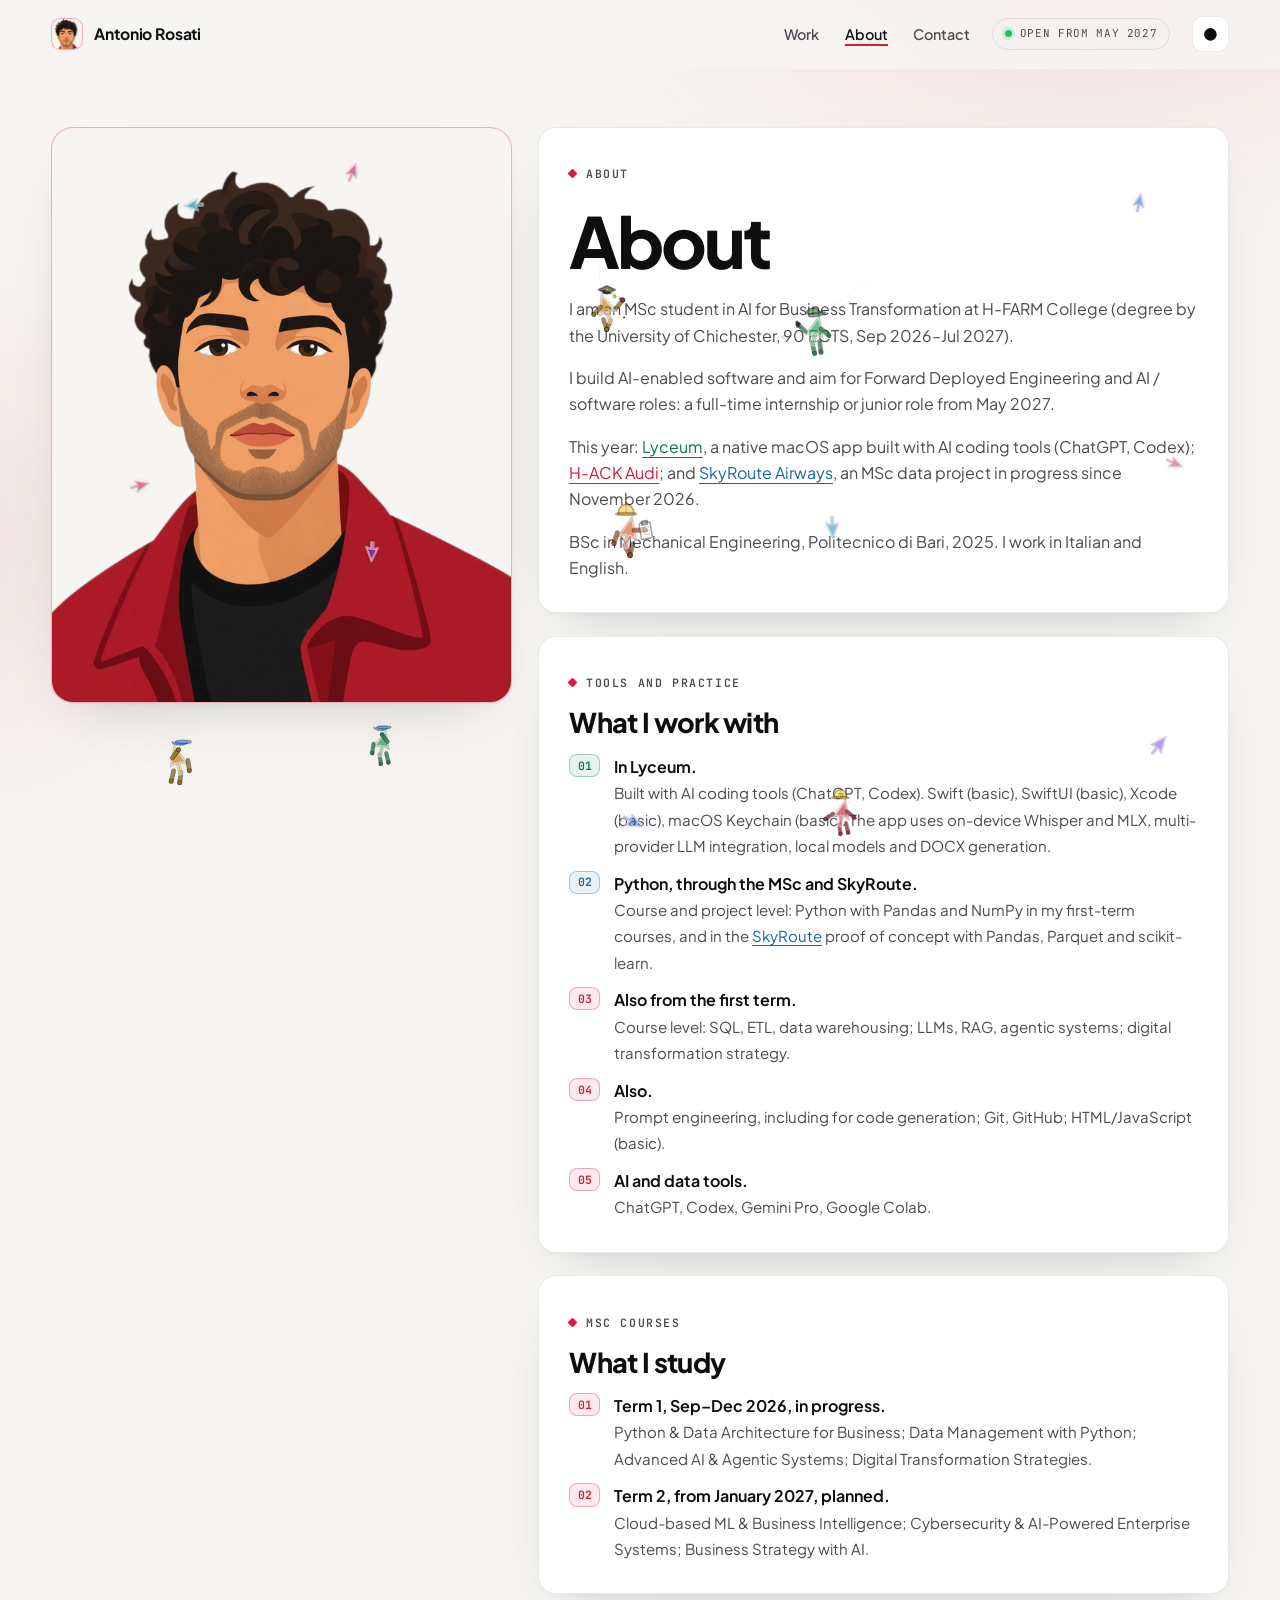
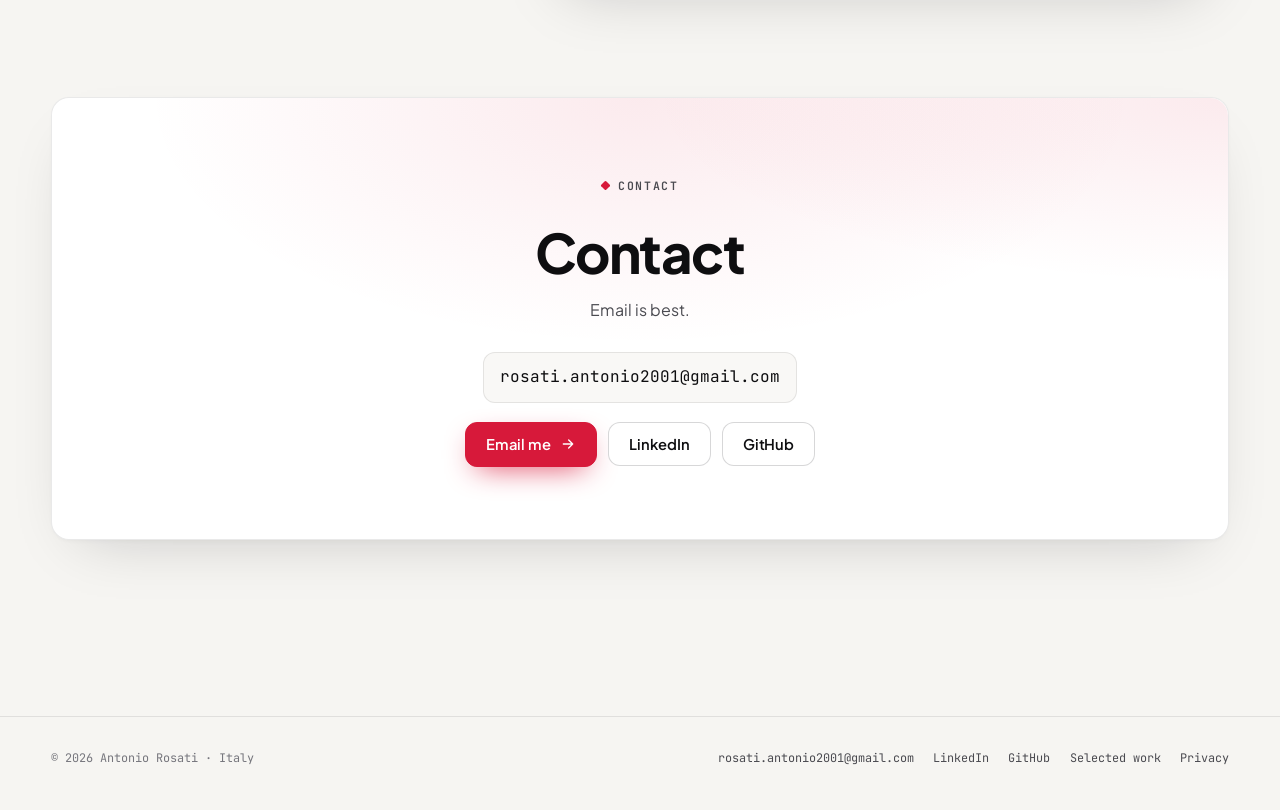
<file: about.html>
<!DOCTYPE html>
<html lang="en-GB">
<head>
  <meta charset="utf-8">
  <meta name="viewport" content="width=device-width, initial-scale=1, viewport-fit=cover">
  <script>
    (function () {
      try {
        var t = localStorage.getItem("ar-theme");
        if (t === "light" || t === "dark") document.documentElement.setAttribute("data-theme", t);
      } catch (e) {}
      document.documentElement.classList.add("js");
      try {
        if (!sessionStorage.getItem("ar-loaded") && !window.matchMedia("(prefers-reduced-motion: reduce)").matches) {
          document.documentElement.classList.add("show-loader");
          sessionStorage.setItem("ar-loaded", "1");
        }
      } catch (e) {}
    })();
  </script>
  <meta name="color-scheme" content="light dark">
  <meta name="theme-color" media="(prefers-color-scheme: light)" content="#F6F5F2">
  <meta name="theme-color" media="(prefers-color-scheme: dark)" content="#0A0A0B">
  <meta name="apple-mobile-web-app-status-bar-style" content="default">
  <meta name="format-detection" content="telephone=no">
  <title>About — Antonio Rosati</title>
  <meta name="description" content="Antonio Rosati is an MSc student in AI for Business Transformation at H-FARM College, awarded by the University of Chichester. He builds working AI-enabled software and is looking towards Forward Deployed Engineering.">
  <meta name="author" content="Antonio Rosati">
  <meta property="og:title" content="About — Antonio Rosati">
  <meta property="og:description" content="MSc student in AI for Business Transformation at H-FARM College. Building working AI-enabled software.">
  <meta property="og:image" content="https://antoniorosati24.github.io/assets/og-home.jpg?v=20261114">
  <meta property="og:type" content="profile">
  <meta property="og:image:type" content="image/jpeg">
  <meta property="og:image:width" content="1200">
  <meta property="og:image:height" content="630">
  <meta property="og:image:alt" content="Antonio Rosati — selected work: Lyceum, a macOS app, and the Vorsprung Club prototype">
  <meta property="og:locale" content="en_GB">
  <meta property="og:site_name" content="Antonio Rosati">
  <meta name="twitter:card" content="summary_large_image">
  <meta name="twitter:title" content="About — Antonio Rosati">
  <meta name="twitter:description" content="MSc student in AI for Business Transformation at H-FARM College. Building working AI-enabled software.">
  <meta name="twitter:image" content="https://antoniorosati24.github.io/assets/og-home.jpg?v=20261114">
  <meta name="twitter:image:alt" content="Antonio Rosati — selected work: Lyceum, a macOS app, and the Vorsprung Club prototype">
  <link rel="canonical" href="https://antoniorosati24.github.io/about.html">
  <meta property="og:url" content="https://antoniorosati24.github.io/about.html">
  <link rel="apple-touch-icon" sizes="180x180" href="assets/apple-touch-icon.png?v=20261114">
  <link rel="icon" href="assets/favicon.svg?v=20261114" type="image/svg+xml">
  <link rel="icon" href="assets/favicon-dark.png?v=20261114" type="image/png" media="(prefers-color-scheme: dark)">
  <link rel="icon" href="assets/favicon-light.png?v=20261114" type="image/png" media="(prefers-color-scheme: light)">
  <link rel="icon" href="assets/favicon.png?v=20261114" type="image/png">
  <link rel="icon" href="favicon.ico?v=20261114" sizes="48x48">
  <link rel="stylesheet" href="css/style.css?v=26">
  <link rel="preload" href="fonts/PlusJakartaSans-Variable.woff2" as="font" type="font/woff2" crossorigin>
  <link rel="preload" href="fonts/JetBrainsMono-Variable.woff2" as="font" type="font/woff2" crossorigin>
</head>
<body>
  <div class="bg-glow" aria-hidden="true"></div>
  <div class="loader" aria-hidden="true">
    <svg class="loader-ring" viewBox="0 0 120 120" width="120" height="120">
      <circle cx="60" cy="60" r="38" fill="none" stroke="currentColor" stroke-width="1.2" opacity="0.18"/>
      <circle cx="60" cy="60" r="38" fill="none" stroke="#FF3347" stroke-width="2.4" stroke-dasharray="48 200" stroke-linecap="round"/>
      <g transform="translate(54 48)">
        <path d="M0 0 L0 16.5 4.1 13 7.1 20.2 9.5 19.1 6.5 12 12.4 12 Z" fill="#22D3EE" stroke="rgba(0,0,0,0.55)" stroke-width="0.8" stroke-linejoin="round"/>
      </g>
    </svg>
  </div>
  <a class="skip" href="#main">Skip to content</a>
  <header class="nav">
    <div class="wrap nav-in">
    <a class="wordmark" href="index.html" aria-label="Antonio Rosati"><span class="mark" aria-hidden="true"><picture><source type="image/webp" srcset="assets/avatar.webp"><img src="assets/avatar.png" width="128" height="128" alt=""></picture></span><span class="name">Antonio Rosati</span></a>
    <div class="nav-end">
    <nav aria-label="Primary">
      <ul class="nav-links">
        <li><a href="index.html#work">Work</a></li>
        <li><a href="about.html" aria-current="page">About</a></li>
        <li><a href="#contact">Contact</a></li>
      </ul>
    </nav>
    <span class="status"><i></i> Open from May 2027</span>
    <button type="button" class="theme-toggle" data-theme-toggle
        aria-label="Appearance: follows the system. Click to change."
        title="Appearance: follows the system. Click to change.">
      <svg class="icon-system" viewBox="0 0 24 24" aria-hidden="true" fill="currentColor">
        <path d="M12 3a9 9 0 1 0 0 18 9 9 0 0 0 0-18zm0 1.6v14.8A7.4 7.4 0 0 0 12 4.6z"/>
      </svg>
      <svg class="icon-sun" viewBox="0 0 24 24" aria-hidden="true" fill="none" stroke="currentColor" stroke-width="1.7" stroke-linecap="round">
        <circle cx="12" cy="12" r="3.4"/>
        <path d="M12 3.5v1.8M12 18.7v1.8M4.7 12H2.9M21.1 12h-1.8M6.1 6.1l1.3 1.3M16.6 16.6l1.3 1.3M17.9 6.1l-1.3 1.3M7.4 16.6l-1.3 1.3"/>
      </svg>
      <svg class="icon-moon" viewBox="0 0 24 24" aria-hidden="true" fill="none" stroke="currentColor" stroke-width="1.7" stroke-linecap="round" stroke-linejoin="round">
        <path d="M16.4 14.6A6.2 6.2 0 0 1 9.5 7.4 6.4 6.4 0 1 0 16.4 14.6z"/>
      </svg>
    </button>
    </div>
    </div>
  </header>

  <main id="main">
    <div class="section" style="padding-top: clamp(2.2rem, 5vw, 3.6rem)">
    <article class="about wrap">
      <figure class="about-portrait" data-reveal>
        <div class="portrait-card">
          <picture>
            <source type="image/webp" srcset="assets/portrait.webp?v=20261115">
            <img src="assets/portrait.png?v=20261115" width="1280" height="1600" alt="Antonio Rosati, illustrated portrait">
          </picture>
        </div>
      </figure>
      <div class="about-body">
        <div class="card" data-reveal style="--d:80ms">
          <p class="ov">About</p>
          <h1>About</h1>
          <div class="prose">
            <p>I am an <span data-key="msc" data-mark="underline">MSc student in AI for Business Transformation at H-FARM College</span> (degree by the University of Chichester, <span data-key="ects" data-mark="highlight">90 ECTS</span>, Sep 2026–Jul 2027).</p>
            <p>I build <span data-key="aienabled" data-mark="highlight">AI-enabled software</span> and aim for <span data-key="fde" data-mark="highlight">Forward Deployed Engineering</span> and AI / software roles: a full-time internship or junior role from May 2027.</p>
            <p>This year: <a class="lyc" href="lyceum.html" data-key="lyceum" data-mark="underline">Lyceum</a>, a <span data-key="macos" data-mark="highlight">native macOS app</span> built with AI coding tools (ChatGPT, Codex); <a href="audi.html" data-key="hack" data-mark="underline">H-ACK Audi</a>; and <a class="sky" href="skyroute.html">SkyRoute Airways</a>, an MSc data project in progress since November 2026.</p>
            <p>BSc in Mechanical Engineering, Politecnico di Bari, 2025. I work in Italian and English.</p>
          </div>
        </div>

        <div class="card" data-reveal style="--d:160ms">
          <p class="ov">Tools and practice</p>
          <h2>What I work with</h2>
          <ul class="principles">
            <li class="lyc"><div><strong>In Lyceum.</strong> <span>Built with AI coding tools (ChatGPT, Codex). Swift (basic), SwiftUI (basic), Xcode (basic), macOS Keychain (basic). The app uses <span data-key="whisper" data-mark="highlight">on-device Whisper and MLX</span>, multi-provider LLM integration, local models and DOCX generation.</span></div></li>
            <li class="sky"><div><strong>Python, through the MSc and SkyRoute.</strong> <span>Course and project level: Python with Pandas and NumPy in my first-term courses, and in the <a class="sky" href="skyroute.html">SkyRoute</a> proof of concept with Pandas, Parquet and scikit-learn.</span></div></li>
            <li><div><strong>Also from the first term.</strong> <span>Course level: SQL, ETL, data warehousing; LLMs, RAG, agentic systems; digital transformation strategy.</span></div></li>
            <li><div><strong>Also.</strong> <span>Prompt engineering, including for code generation; Git, GitHub; HTML/JavaScript (basic).</span></div></li>
            <li><div><strong>AI and data tools.</strong> <span>ChatGPT, Codex, Gemini Pro, Google Colab.</span></div></li>
          </ul>
        </div>

        <div class="card" data-reveal style="--d:220ms">
          <p class="ov">MSc courses</p>
          <h2>What I study</h2>
          <ul class="principles">
            <li><div><strong>Term 1, Sep–Dec 2026, in progress.</strong> <span>Python &amp; Data Architecture for Business; Data Management with Python; Advanced AI &amp; Agentic Systems; Digital Transformation Strategies.</span></div></li>
            <li><div><strong>Term 2, from January 2027, planned.</strong> <span>Cloud-based ML &amp; Business Intelligence; Cybersecurity &amp; AI-Powered Enterprise Systems; Business Strategy with AI.</span></div></li>
          </ul>
        </div>
      </div>
    </article>
    </div>

    <section class="section" id="contact" aria-labelledby="cta-title">
      <div class="wrap">
        <div class="card cta card-glow" data-reveal>
          <p class="ov">Contact</p>
          <h2 id="cta-title">Contact</h2>
          <p>Email is best.</p>
          <div class="email-row">
            <a class="email" href="mailto:rosati.antonio2001@gmail.com" data-key="email" data-mark="underline">rosati.antonio2001@gmail.com</a>
          </div>
          <div class="btns">
            <a class="btn primary" href="mailto:rosati.antonio2001@gmail.com">Email me <svg viewBox="0 0 24 24" fill="none" stroke="currentColor" stroke-width="2" stroke-linecap="round" stroke-linejoin="round" aria-hidden="true"><path d="M5 12h14M13 6l6 6-6 6"/></svg></a>
            <a class="btn" href="https://www.linkedin.com/in/antros" rel="noopener noreferrer">LinkedIn</a>
            <a class="btn" href="https://github.com/antoniorosati24" rel="noopener noreferrer">GitHub</a>
          </div>
        </div>
      </div>
    </section>
  </main>

  <footer class="footer">
    <div class="wrap footer-in">
      <div>© 2026 Antonio Rosati · Italy</div>
      <ul class="footer-links">
        <li><a href="mailto:rosati.antonio2001@gmail.com">rosati.antonio2001@gmail.com</a></li>
        <li><a href="https://www.linkedin.com/in/antros" rel="noopener noreferrer">LinkedIn</a></li>
        <li><a href="https://github.com/antoniorosati24" rel="noopener noreferrer">GitHub</a></li>
        <li><a href="index.html">Selected work</a></li>
        <li><a href="privacy.html">Privacy</a></li>
      </ul>
    </div>
  </footer>

  <canvas class="agents" data-agents aria-hidden="true"></canvas>
  <script src="vendor/gsap.min.js" defer></script>
  <script src="vendor/ScrollTrigger.min.js" defer></script>
  <script src="vendor/lenis.min.js" defer></script>
  <script src="js/main.js?v=26" defer></script>

</body>
</html>
</file>
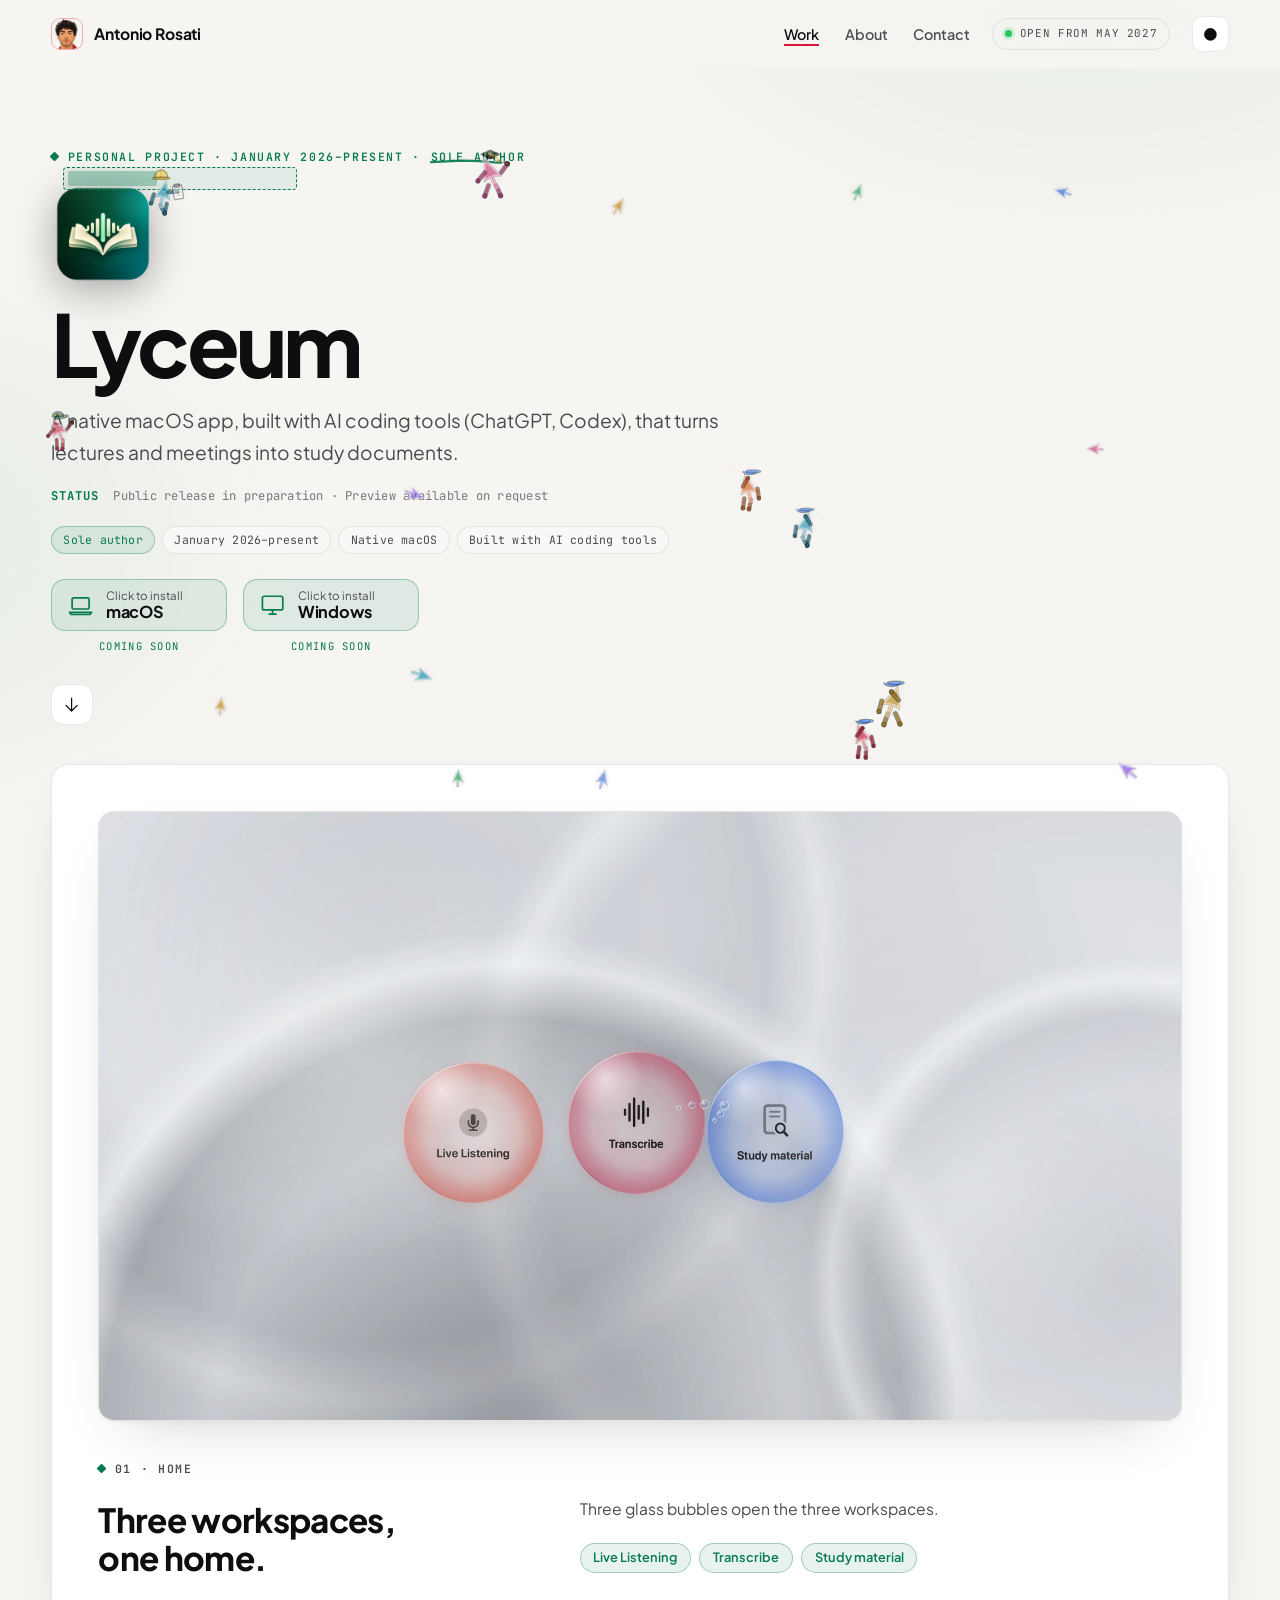
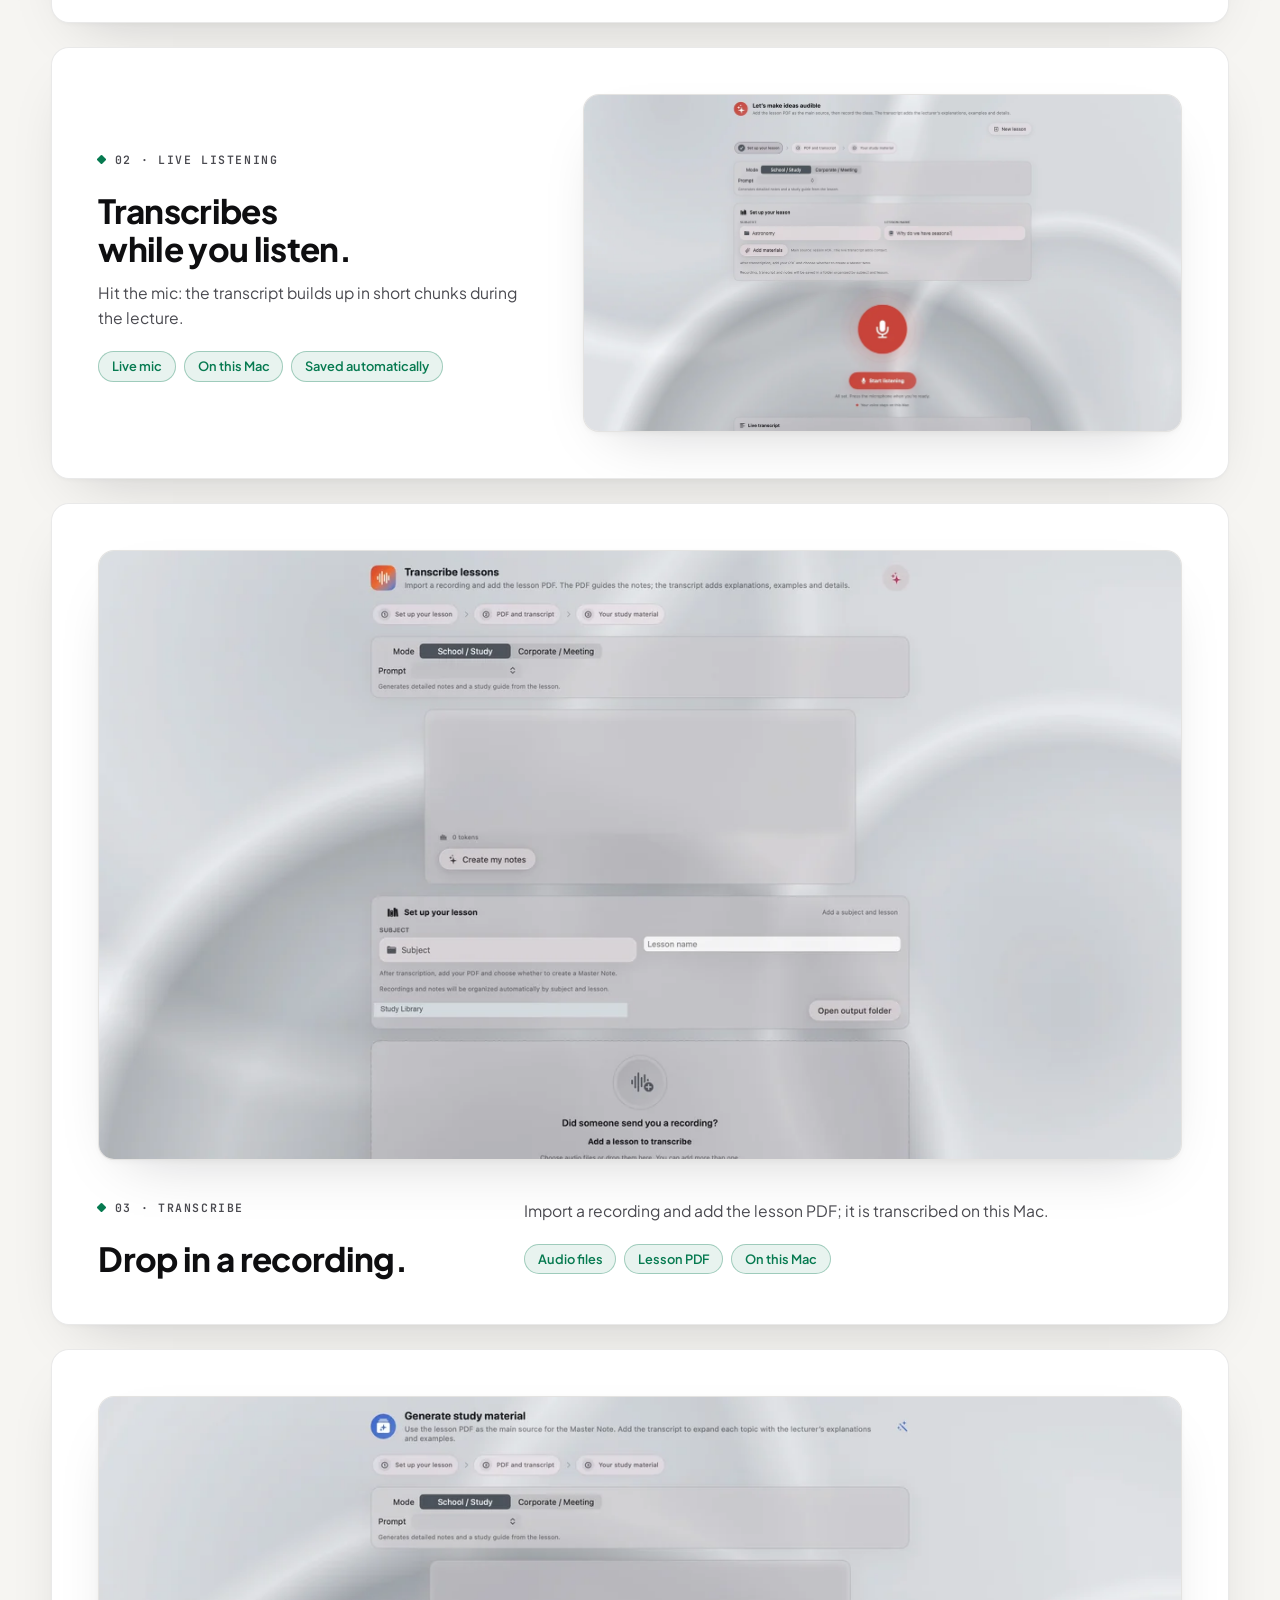
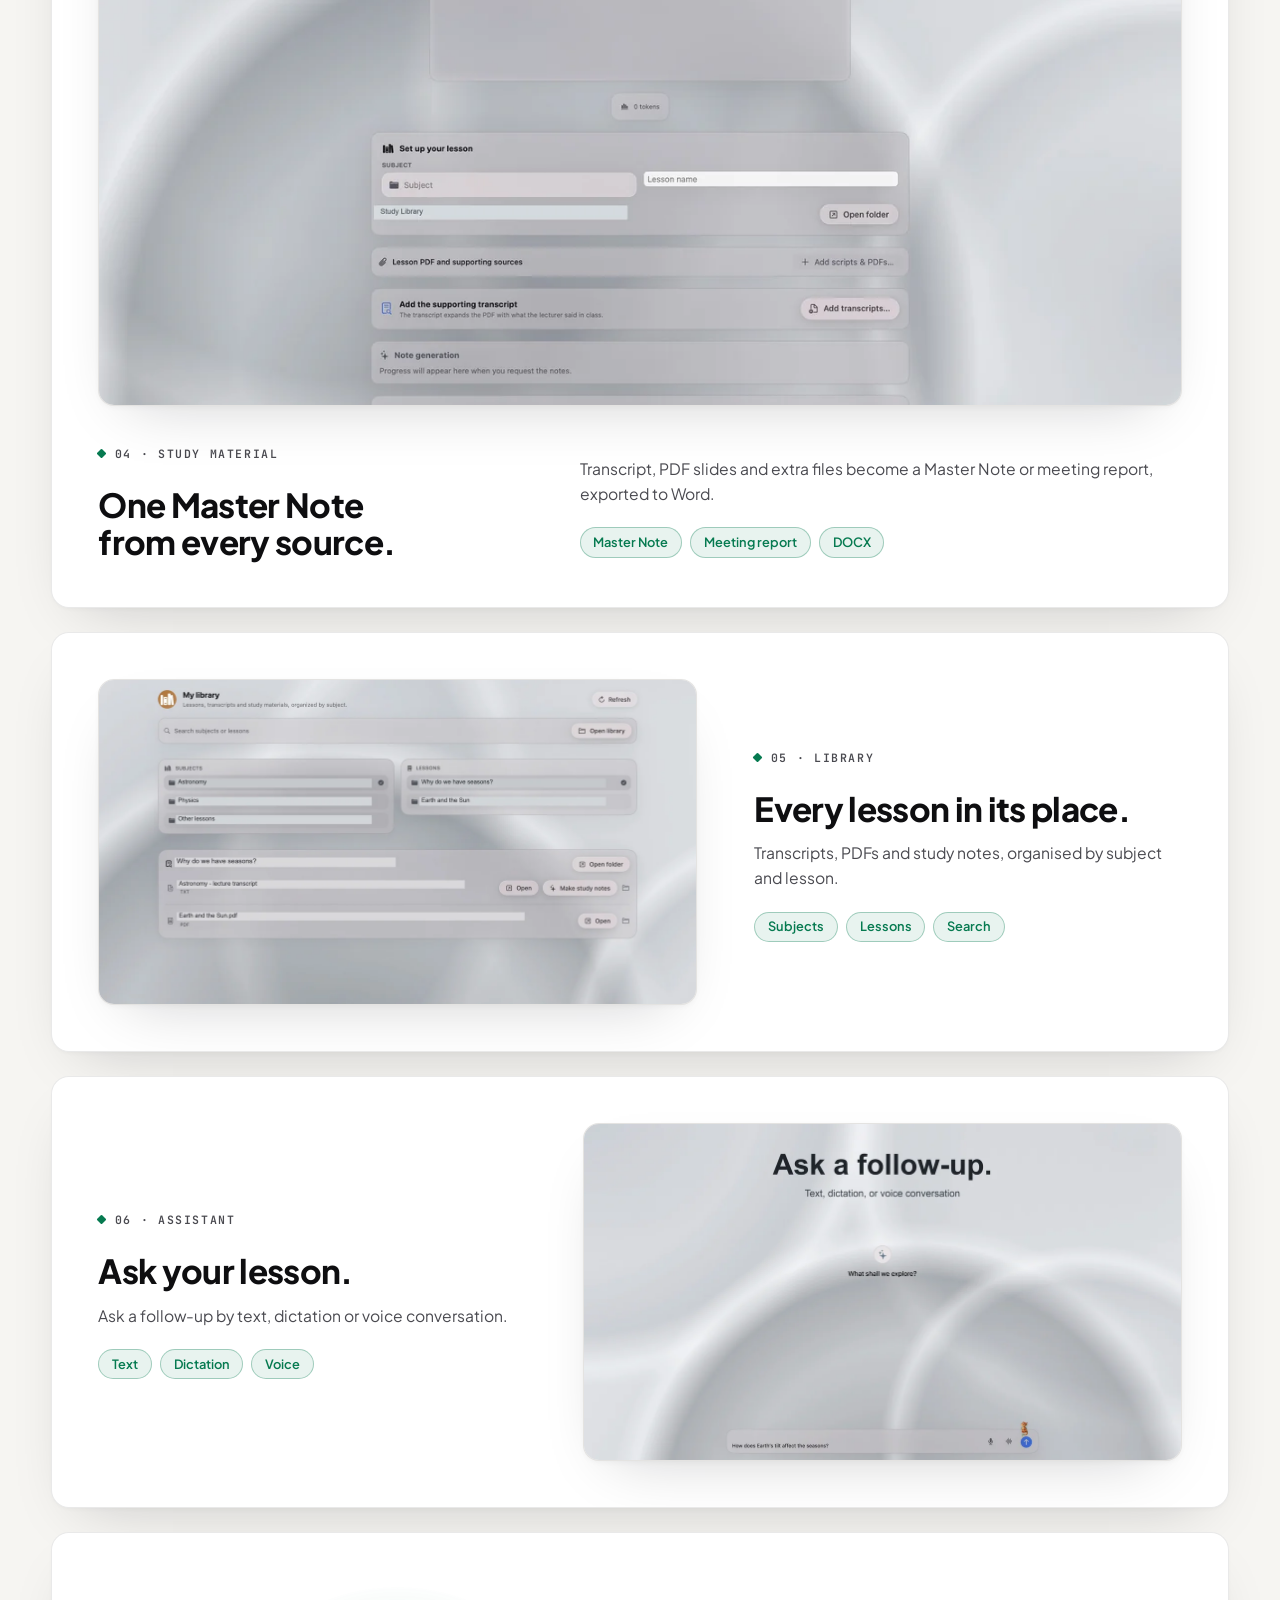
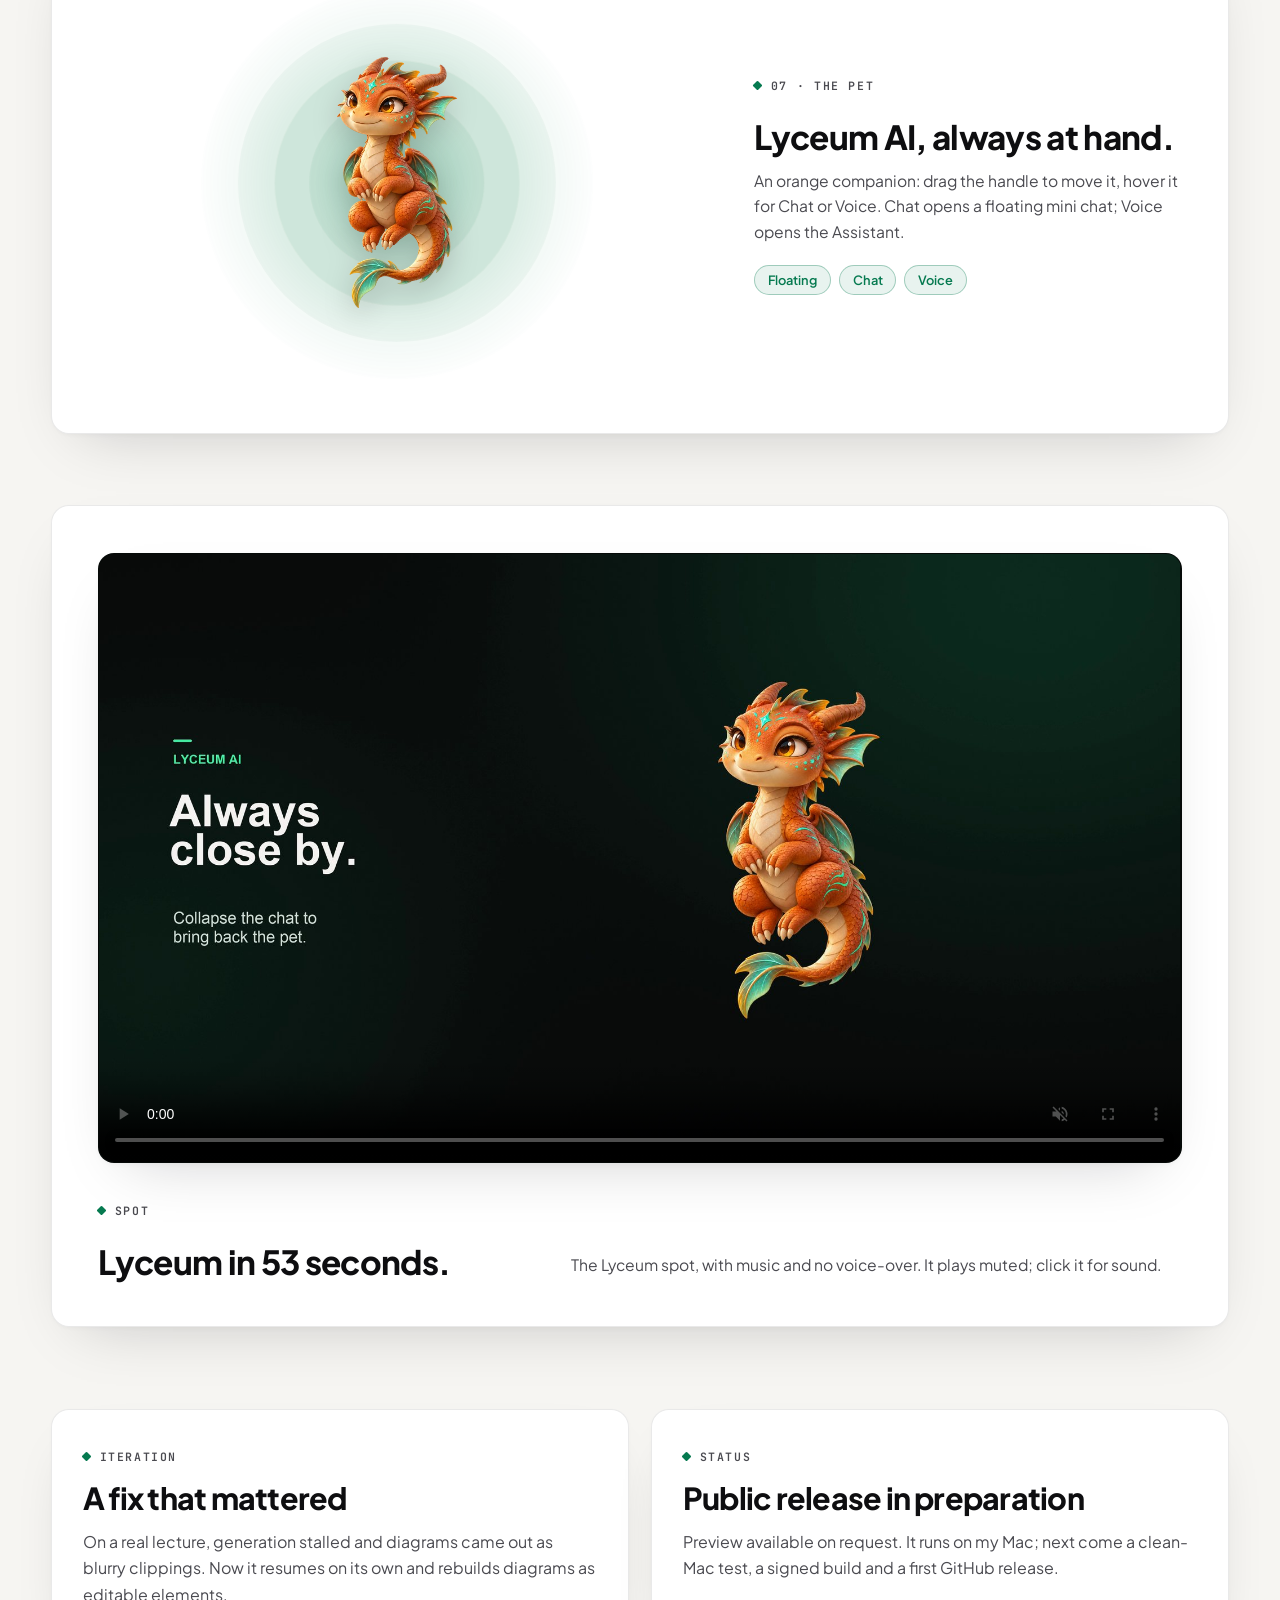
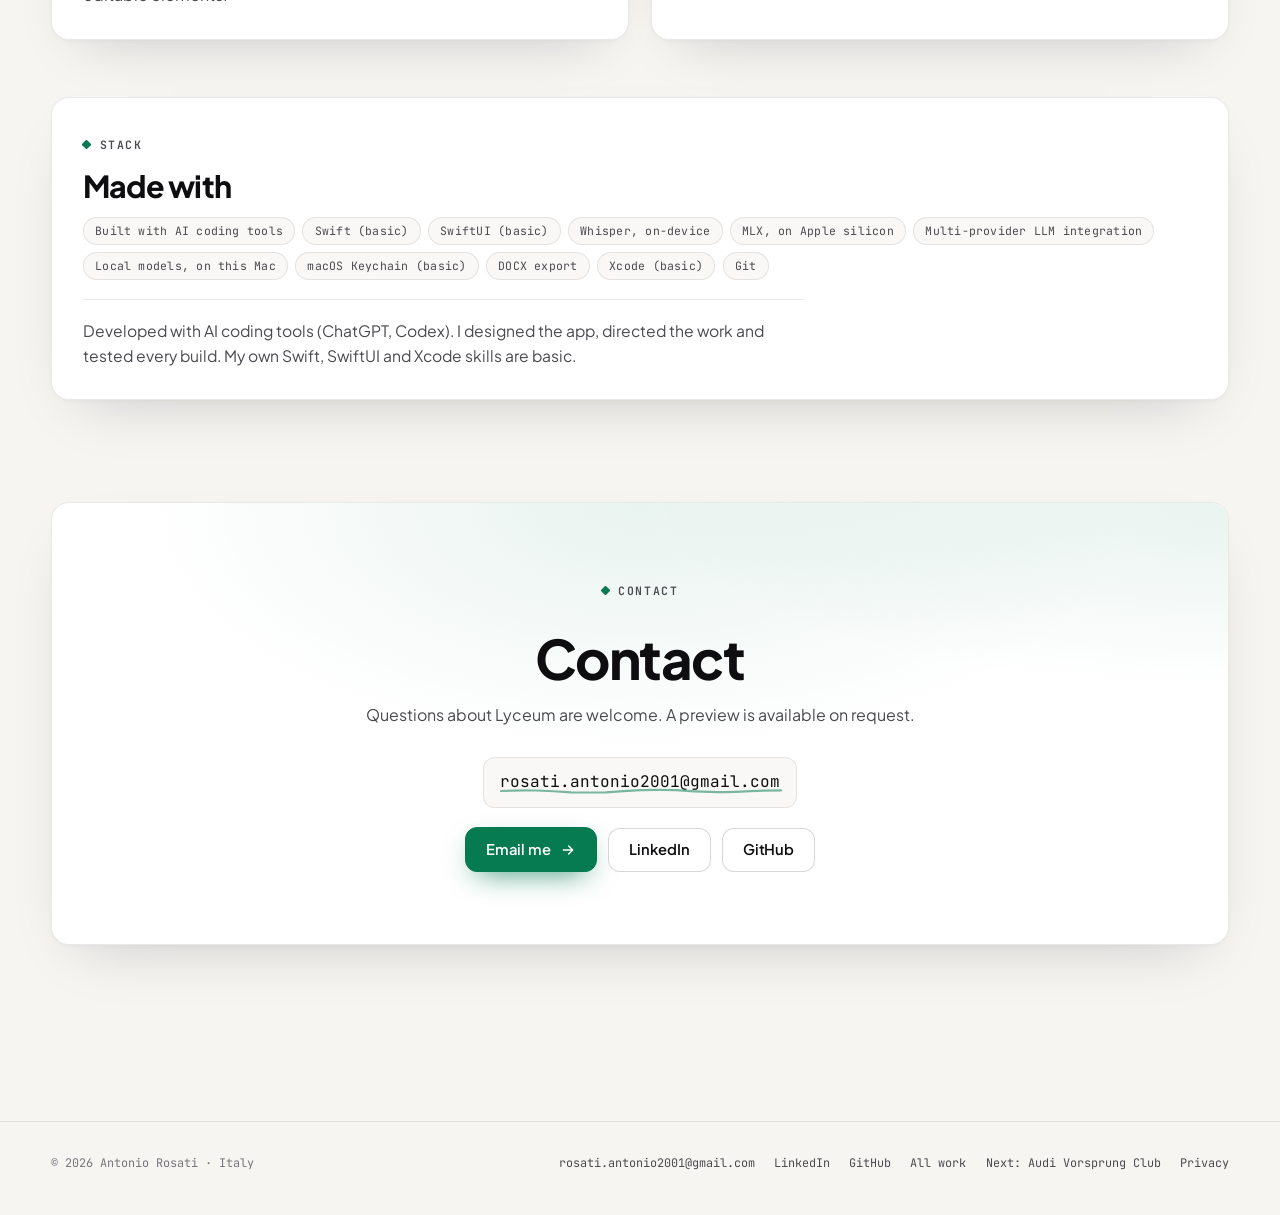
<file: lyceum.html>
<!DOCTYPE html>
<html lang="en-GB">
<head>
  <meta charset="utf-8">
  <meta name="viewport" content="width=device-width, initial-scale=1, viewport-fit=cover">
  <script>
    (function () {
      try {
        var t = localStorage.getItem("ar-theme");
        if (t === "light" || t === "dark") document.documentElement.setAttribute("data-theme", t);
      } catch (e) {}
      document.documentElement.classList.add("js");
      try {
        if (!sessionStorage.getItem("ar-loaded") && !window.matchMedia("(prefers-reduced-motion: reduce)").matches) {
          document.documentElement.classList.add("show-loader");
          sessionStorage.setItem("ar-loaded", "1");
        }
      } catch (e) {}
      /* opened from the retro computer on the home page: play the matching entry */
      try {
        var c = JSON.parse(sessionStorage.getItem("ar-crt") || "null");
        sessionStorage.removeItem("ar-crt");
        var norm = function (p) { return String(p || "").replace(/(\/index)?\.html$/, "").replace(/\/$/, ""); };
        if (c && norm(c.to) === norm(location.pathname) && Date.now() - c.t < 6000 &&
            !window.matchMedia("(prefers-reduced-motion: reduce)").matches) {
          var h = document.documentElement;
          h.classList.remove("show-loader");
          h.classList.add("crt-in");
          h.style.setProperty("--crt-name", JSON.stringify(String(c.name || "")));
          if (/^#[0-9a-f]{6}$/i.test(c.accent)) h.style.setProperty("--crt-accent", c.accent);
          if (/^rgba\([0-9., ]+\)$/.test(c.glow)) h.style.setProperty("--crt-glow", c.glow);
        }
      } catch (e) {}
    })();
  </script>
  <meta name="color-scheme" content="light dark">
  <meta name="theme-color" media="(prefers-color-scheme: light)" content="#F6F5F2">
  <meta name="theme-color" media="(prefers-color-scheme: dark)" content="#0A0A0B">
  <meta name="apple-mobile-web-app-status-bar-style" content="default">
  <meta name="format-detection" content="telephone=no">
  <title>Lyceum — Antonio Rosati</title>
  <meta name="description" content="Lyceum is a native macOS app, built with AI coding tools (ChatGPT, Codex), that turns lecture and meeting recordings into transcripts and editable study documents. A personal project by Antonio Rosati, January 2026–present. Public release in preparation; preview available on request.">
  <meta name="author" content="Antonio Rosati">
  <meta property="og:title" content="Lyceum — Antonio Rosati">
  <meta property="og:description" content="A native macOS app for lectures and meetings: Live Listening, Transcribe, Study material and Assistant. Sole author, January 2026–present.">
  <meta property="og:image" content="https://antoniorosati24.github.io/assets/og-lyceum.jpg?v=20261114b">
  <meta property="og:type" content="article">
  <meta property="og:image:type" content="image/jpeg">
  <meta property="og:image:width" content="1200">
  <meta property="og:image:height" content="630">
  <meta property="og:image:alt" content="Lyceum app icon with its four sections: Live Listening, Transcribe, Study material, Assistant">
  <meta property="og:locale" content="en_GB">
  <meta property="og:site_name" content="Antonio Rosati">
  <meta name="twitter:card" content="summary_large_image">
  <meta name="twitter:title" content="Lyceum — Antonio Rosati">
  <meta name="twitter:description" content="A native macOS app for lectures and meetings: Live Listening, Transcribe, Study material and Assistant. Sole author, January 2026–present.">
  <meta name="twitter:image" content="https://antoniorosati24.github.io/assets/og-lyceum.jpg?v=20261114b">
  <meta name="twitter:image:alt" content="Lyceum app icon with its four sections: Live Listening, Transcribe, Study material, Assistant">
  <link rel="canonical" href="https://antoniorosati24.github.io/lyceum.html">
  <meta property="og:url" content="https://antoniorosati24.github.io/lyceum.html">
  <link rel="apple-touch-icon" sizes="180x180" href="assets/apple-touch-icon.png?v=20261114">
  <link rel="icon" href="assets/favicon.svg?v=20261114" type="image/svg+xml">
  <link rel="icon" href="assets/favicon-dark.png?v=20261114" type="image/png" media="(prefers-color-scheme: dark)">
  <link rel="icon" href="assets/favicon-light.png?v=20261114" type="image/png" media="(prefers-color-scheme: light)">
  <link rel="icon" href="assets/favicon.png?v=20261114" type="image/png">
  <link rel="icon" href="favicon.ico?v=20261114" sizes="48x48">
  <link rel="stylesheet" href="css/style.css?v=26">
  <link rel="preload" href="fonts/PlusJakartaSans-Variable.woff2" as="font" type="font/woff2" crossorigin>
  <link rel="preload" href="fonts/JetBrainsMono-Variable.woff2" as="font" type="font/woff2" crossorigin>
</head>
<body class="theme-lyceum">
  <div class="bg-glow" aria-hidden="true"></div>
  <div class="loader" aria-hidden="true">
    <svg class="loader-ring" viewBox="0 0 120 120" width="120" height="120">
      <circle cx="60" cy="60" r="38" fill="none" stroke="currentColor" stroke-width="1.2" opacity="0.18"/>
      <circle cx="60" cy="60" r="38" fill="none" stroke="#FF3347" stroke-width="2.4" stroke-dasharray="48 200" stroke-linecap="round"/>
      <g transform="translate(54 48)">
        <path d="M0 0 L0 16.5 4.1 13 7.1 20.2 9.5 19.1 6.5 12 12.4 12 Z" fill="#22D3EE" stroke="rgba(0,0,0,0.55)" stroke-width="0.8" stroke-linejoin="round"/>
      </g>
    </svg>
  </div>
  <a class="skip" href="#main">Skip to content</a>
  <header class="nav">
    <div class="wrap nav-in">
    <a class="wordmark" href="index.html" aria-label="Antonio Rosati"><span class="mark" aria-hidden="true"><picture><source type="image/webp" srcset="assets/avatar.webp"><img src="assets/avatar.png" width="128" height="128" alt=""></picture></span><span class="name">Antonio Rosati</span></a>
    <div class="nav-end">
    <nav aria-label="Primary">
      <ul class="nav-links">
        <li><a href="index.html#work" aria-current="page">Work</a></li>
        <li><a href="about.html">About</a></li>
        <li><a href="#contact">Contact</a></li>
      </ul>
    </nav>
    <span class="status"><i></i> Open from May 2027</span>
    <button type="button" class="theme-toggle" data-theme-toggle
        aria-label="Appearance: follows the system. Click to change."
        title="Appearance: follows the system. Click to change.">
      <svg class="icon-system" viewBox="0 0 24 24" aria-hidden="true" fill="currentColor">
        <path d="M12 3a9 9 0 1 0 0 18 9 9 0 0 0 0-18zm0 1.6v14.8A7.4 7.4 0 0 0 12 4.6z"/>
      </svg>
      <svg class="icon-sun" viewBox="0 0 24 24" aria-hidden="true" fill="none" stroke="currentColor" stroke-width="1.7" stroke-linecap="round">
        <circle cx="12" cy="12" r="3.4"/>
        <path d="M12 3.5v1.8M12 18.7v1.8M4.7 12H2.9M21.1 12h-1.8M6.1 6.1l1.3 1.3M16.6 16.6l1.3 1.3M17.9 6.1l-1.3 1.3M7.4 16.6l-1.3 1.3"/>
      </svg>
      <svg class="icon-moon" viewBox="0 0 24 24" aria-hidden="true" fill="none" stroke="currentColor" stroke-width="1.7" stroke-linecap="round" stroke-linejoin="round">
        <path d="M16.4 14.6A6.2 6.2 0 0 1 9.5 7.4 6.4 6.4 0 1 0 16.4 14.6z"/>
      </svg>
    </button>
    </div>
    </div>
  </header>

  <main id="main" class="lyc">
    <header class="page-hero">
      <div class="wrap" data-reveal>
        <p class="ov">Personal project · January 2026–present · <span data-key="sole" data-mark="underline">Sole author</span></p>
        <img class="app-icon" src="assets/lyceum/app-icon.png" width="1024" height="1024" alt="The Lyceum app icon: an open book with sound bars on a dark green rounded square.">
        <h1>Lyceum</h1>
        <p class="lede">A <span data-key="macos" data-mark="highlight">native macOS app</span>, built with AI coding tools (ChatGPT, Codex), that turns lectures and meetings into study documents.</p>
        <p class="meta lyc-status"><b>Status</b> Public release in preparation · Preview available on request</p>
        <ul class="pills" style="margin-top:1.2rem">
          <li class="pill red">Sole author</li>
          <li class="pill">January 2026–present</li>
          <li class="pill">Native macOS</li>
          <li class="pill">Built with AI coding tools</li>
        </ul>
        <div class="get" role="group" aria-label="Install Lyceum" data-no-agents>
          <div class="get-item">
            <button type="button" class="get-btn" aria-disabled="true" aria-label="Install Lyceum for macOS, coming soon">
              <svg class="get-os" viewBox="0 0 32 32" aria-hidden="true" fill="none" stroke="currentColor" stroke-width="2" stroke-linecap="round" stroke-linejoin="round"><rect x="6" y="7" width="20" height="13" rx="2"/><path d="M3 24h26l-2 2.5H5z"/></svg>
              <span class="get-txt"><small>Click to install</small><b>macOS</b></span>
            </button>
            <span class="get-soon" aria-hidden="true">Coming soon</span>
          </div>
          <div class="get-item">
            <button type="button" class="get-btn" aria-disabled="true" aria-label="Install Lyceum for Windows, coming soon">
              <svg class="get-os" viewBox="0 0 32 32" aria-hidden="true" fill="none" stroke="currentColor" stroke-width="2" stroke-linecap="round" stroke-linejoin="round"><rect x="4" y="5" width="24" height="16" rx="2"/><path d="M12 26h8M16 21v5"/></svg>
              <span class="get-txt"><small>Click to install</small><b>Windows</b></span>
            </button>
            <span class="get-soon" aria-hidden="true">Coming soon</span>
          </div>
        </div>
              <a class="case-down" href="#app" aria-label="Continue to a walk through the app">
        <svg viewBox="0 0 24 24" aria-hidden="true" fill="none" stroke="currentColor" stroke-width="1.55" stroke-linecap="round" stroke-linejoin="round">
          <path d="M12 4v16M5 13l7 7 7-7"/>
        </svg>
      </a>
      </div>
    </header>

    <section class="section feats" id="app" aria-label="A walk through Lyceum" style="padding-top:0">
      <div class="wrap">
        <article class="feat feat-wide card" id="home" data-reveal>
          <figure class="feat-media">
            <div class="feat-window" data-no-agents>
              <div class="live-video"><video data-live-video autoplay muted playsinline loop preload="auto" disablepictureinpicture poster="assets/lyceum/v22/lyc-bubbles-poster.jpg" width="1920" height="1080" aria-label="Lyceum’s Home: three glass bubbles, Live Listening, Transcribe and Study material, gently moving on the app’s soft grey background." onplaying="this.parentNode.classList.add('is-live')"><source media="(min-width: 1100px)" src="assets/lyceum/v22/lyc-bubbles-2560.mp4" type="video/mp4"><source src="assets/lyceum/v22/lyc-bubbles-1920.mp4" type="video/mp4"></video><span class="live-fallback" aria-hidden="true"><img src="assets/lyceum/v22/lyc-bubbles-poster.jpg" width="1920" height="1080" alt="" decoding="async"></span></div>
            </div>
          </figure>
          <div class="feat-copy">
            <div class="feat-head">
              <p class="ov">01 · Home</p>
              <h2>Three workspaces, one home.</h2>
            </div>
            <div class="feat-body">
              <p>Three glass bubbles open the three workspaces.</p>
              <ul class="feat-chips">
              <li>Live Listening</li>
              <li>Transcribe</li>
              <li>Study material</li>
              </ul>
            </div>
          </div>
        </article>

        <article class="feat feat-rev card" id="live" data-reveal>
          <figure class="feat-media">
            <div class="feat-window" data-no-agents>
              <picture><source type="image/webp" srcset="assets/lyceum/v22/lyc-live-1200.webp 1200w, assets/lyceum/v22/lyc-live-2400.webp 2400w" sizes="(max-width: 860px) 92vw, 640px"><img src="assets/lyceum/v22/lyc-live-2400.jpg" width="2400" height="1350" alt="Lyceum’s Live Listening screen: “Let’s make ideas audible”, the lesson set-up, a large microphone button, Start listening and “Your voice stays on this Mac”." loading="lazy" decoding="async"></picture>
            </div>
          </figure>
          <div class="feat-copy">
            <div class="feat-head">
              <p class="ov">02 · Live Listening</p>
              <h2>Transcribes while you listen.</h2>
            </div>
            <div class="feat-body">
              <p>Hit the mic: the transcript builds up in short chunks during the lecture.</p>
              <ul class="feat-chips">
              <li>Live mic</li>
              <li>On this Mac</li>
              <li>Saved automatically</li>
              </ul>
            </div>
          </div>
        </article>

        <article class="feat feat-wide card" id="transcribe" data-reveal>
          <figure class="feat-media">
            <div class="feat-window" data-no-agents>
              <picture><source type="image/webp" srcset="assets/lyceum/v22/lyc-transcribe-1200.webp 1200w, assets/lyceum/v22/lyc-transcribe-2400.webp 2400w" sizes="(max-width: 860px) 92vw, 1120px"><img src="assets/lyceum/v22/lyc-transcribe-2400.jpg" width="2400" height="1350" alt="Lyceum’s Transcribe screen: “Transcribe lessons”, the three steps, the School / Study and Corporate / Meeting modes, Create my notes and the lesson set-up." loading="lazy" decoding="async"></picture>
            </div>
          </figure>
          <div class="feat-copy">
            <div class="feat-head">
              <p class="ov">03 · Transcribe</p>
              <h2>Drop in a recording.</h2>
            </div>
            <div class="feat-body">
              <p>Import a recording and add the lesson PDF; it is transcribed on this Mac.</p>
              <ul class="feat-chips">
              <li>Audio files</li>
              <li>Lesson PDF</li>
              <li>On this Mac</li>
              </ul>
            </div>
          </div>
        </article>

        <article class="feat feat-wide card" id="study" data-reveal>
          <figure class="feat-media">
            <div class="feat-window" data-no-agents>
              <picture><source type="image/webp" srcset="assets/lyceum/v22/lyc-study-1200.webp 1200w, assets/lyceum/v22/lyc-study-2400.webp 2400w" sizes="(max-width: 860px) 92vw, 1120px"><img src="assets/lyceum/v22/lyc-study-2400.jpg" width="2400" height="1350" alt="Lyceum’s Study material screen: “Generate study material”, the three steps, the lesson set-up, the lesson PDF and the supporting transcript." loading="lazy" decoding="async"></picture>
            </div>
          </figure>
          <div class="feat-copy">
            <div class="feat-head">
              <p class="ov">04 · Study material</p>
              <h2>One Master Note from every source.</h2>
            </div>
            <div class="feat-body">
              <p>Transcript, PDF slides and extra files become a Master Note or meeting report, exported to Word.</p>
              <ul class="feat-chips">
              <li>Master Note</li>
              <li>Meeting report</li>
              <li>DOCX</li>
              </ul>
            </div>
          </div>
        </article>

        <article class="feat  card" id="library" data-reveal>
          <figure class="feat-media">
            <div class="feat-window" data-no-agents>
              <picture><source type="image/webp" srcset="assets/lyceum/v22/lyc-library2-1200.webp 1200w, assets/lyceum/v22/lyc-library2-2400.webp 2400w" sizes="(max-width: 860px) 92vw, 640px"><img src="assets/lyceum/v22/lyc-library2-2400.jpg" width="2400" height="1304" alt="Lyceum’s My library: subjects on the left, lessons on the right, and each lesson’s transcript and PDF below." loading="lazy" decoding="async"></picture>
            </div>
          </figure>
          <div class="feat-copy">
            <div class="feat-head">
              <p class="ov">05 · Library</p>
              <h2>Every lesson in its place.</h2>
            </div>
            <div class="feat-body">
              <p>Transcripts, PDFs and study notes, organised by subject and lesson.</p>
              <ul class="feat-chips">
              <li>Subjects</li>
              <li>Lessons</li>
              <li>Search</li>
              </ul>
            </div>
          </div>
        </article>

        <article class="feat feat-rev card" id="assistant" data-reveal>
          <figure class="feat-media">
            <div class="feat-window" data-no-agents>
              <picture><source type="image/webp" srcset="assets/lyceum/v22/lyc-assistant-1200.webp 1200w, assets/lyceum/v22/lyc-assistant-2400.webp 2400w" sizes="(max-width: 860px) 92vw, 640px"><img src="assets/lyceum/v22/lyc-assistant-2400.jpg" width="2400" height="1350" alt="Lyceum’s Assistant: “Ask a follow-up.”, with text, dictation or voice conversation, above the question bar." loading="lazy" decoding="async"></picture>
            </div>
          </figure>
          <div class="feat-copy">
            <div class="feat-head">
              <p class="ov">06 · Assistant</p>
              <h2>Ask your lesson.</h2>
            </div>
            <div class="feat-body">
              <p>Ask a follow-up by text, dictation or voice conversation.</p>
              <ul class="feat-chips">
              <li>Text</li>
              <li>Dictation</li>
              <li>Voice</li>
              </ul>
            </div>
          </div>
        </article>

        <article class="feat  card" id="pet" data-reveal>
          <figure class="feat-media">
            <div class="feat-pet pet-free" data-no-agents>
              <div class="pet-stage"><span class="pet-fx" aria-hidden="true"><span class="pet-ring r1"></span><span class="pet-ring r2"></span><span class="pet-ring r3"></span><span class="pet-ring r4"></span><span class="pet-ripple"></span><span class="pet-ripple d2"></span><span class="pet-glow"></span></span><picture class="pet-float"><source type="image/webp" srcset="assets/lyceum/v22/lyc-pet-cutout-520.webp 259w, assets/lyceum/v22/lyc-pet-cutout-900.webp 449w" sizes="(max-width: 860px) 26vw, 180px"><img src="assets/lyceum/v22/lyc-pet-cutout-520.png" width="259" height="520" alt="Lyceum AI, the app’s orange dragon pet with teal fins." loading="lazy" decoding="async"></picture></div>
            </div>
          </figure>
          <div class="feat-copy">
            <div class="feat-head">
              <p class="ov">07 · The pet</p>
              <h2>Lyceum AI, always at hand.</h2>
            </div>
            <div class="feat-body">
              <p>An orange companion: drag the handle to move it, hover it for Chat or Voice. Chat opens a floating mini chat; Voice opens the Assistant.</p>
              <ul class="feat-chips">
              <li>Floating</li>
              <li>Chat</li>
              <li>Voice</li>
              </ul>
            </div>
          </div>
        </article>
      </div>
    </section>

    <section class="section feats spot" id="spot" aria-label="Lyceum spot">
      <div class="wrap">
        <article class="feat feat-wide card" id="spot-card" data-reveal>
          <figure class="feat-media">
            <div class="feat-window spot-window">
              <video class="spot-video" data-spot-video muted loop playsinline autoplay preload="metadata" poster="assets/lyceum/v23/lyc-spot-poster-1920.jpg" width="1920" height="1080" aria-label="Lyceum spot, 53 seconds, music only, no voice-over. Plays muted; click it for controls and sound." data-small-poster="assets/lyceum/v23/lyc-spot-poster-1200.jpg">
                <source media="(min-width: 1100px)" src="assets/lyceum/v23/lyc-spot-1920.mp4" type="video/mp4">
                <source src="assets/lyceum/v23/lyc-spot-1280.mp4" type="video/mp4">
              </video>
            </div>
          </figure>
          <div class="feat-copy">
            <div class="feat-head">
              <p class="ov">Spot</p>
              <h2>Lyceum in 53 seconds.</h2>
            </div>
            <div class="feat-body">
              <p>The Lyceum spot, with music and no voice-over. It plays muted; click it for sound.</p>
            </div>
          </div>
        </article>
      </div>
    </section>

    <div class="wrap">
      <section class="closing" aria-labelledby="iter-title">
        <div class="card" data-reveal>
          <p class="ov">Iteration</p>
          <h2 id="iter-title">A fix that mattered</h2>
          <div class="prose">
            <p>On a real lecture, generation stalled and diagrams came out as blurry clippings. Now it resumes on its own and rebuilds diagrams as editable elements.</p>
          </div>
        </div>
        <div class="card" data-reveal style="--d:100ms">
          <p class="ov">Status</p>
          <h2>Public release in preparation</h2>
          <div class="prose">
            <p>Preview available on request. It runs on my Mac; next come a clean-Mac test, a signed build and a first GitHub release.</p>
          </div>
        </div>
      </section>

      <section class="stack-card card" aria-labelledby="stack-title" data-reveal>
        <p class="ov">Stack</p>
        <h2 id="stack-title">Made with</h2>
        <ul class="pills">
          <li class="pill">Built with AI coding tools</li>
          <li class="pill">Swift (basic)</li>
          <li class="pill">SwiftUI (basic)</li>
          <li class="pill">Whisper, on-device</li>
          <li class="pill">MLX, on Apple silicon</li>
          <li class="pill">Multi-provider LLM integration</li>
          <li class="pill">Local models, on this Mac</li>
          <li class="pill">macOS Keychain (basic)</li>
          <li class="pill">DOCX export</li>
          <li class="pill">Xcode (basic)</li>
          <li class="pill">Git</li>
        </ul>
        <p class="stack-note" id="ai-note">Developed with AI coding tools (ChatGPT, Codex). I designed the app, directed the work and tested every build. My own Swift, SwiftUI and Xcode skills are basic.</p>
      </section>

    </div>

    <section class="section" id="contact" aria-labelledby="cta-title">
      <div class="wrap">
        <div class="card cta card-glow" data-reveal>
          <p class="ov">Contact</p>
          <h2 id="cta-title">Contact</h2>
          <p>Questions about Lyceum are welcome. A preview is available on request.</p>
          <div class="email-row">
            <a class="email" href="mailto:rosati.antonio2001@gmail.com" data-key="email" data-mark="underline">rosati.antonio2001@gmail.com</a>
          </div>
          <div class="btns">
            <a class="btn primary" href="mailto:rosati.antonio2001@gmail.com">Email me <svg viewBox="0 0 24 24" fill="none" stroke="currentColor" stroke-width="2" stroke-linecap="round" stroke-linejoin="round" aria-hidden="true"><path d="M5 12h14M13 6l6 6-6 6"/></svg></a>
            <a class="btn" href="https://www.linkedin.com/in/antros" rel="noopener noreferrer">LinkedIn</a>
            <a class="btn" href="https://github.com/antoniorosati24" rel="noopener noreferrer">GitHub</a>
          </div>
        </div>
      </div>
    </section>
  </main>

  <footer class="footer">
    <div class="wrap footer-in">
      <div>© 2026 Antonio Rosati · Italy</div>
      <ul class="footer-links">
        <li><a href="mailto:rosati.antonio2001@gmail.com">rosati.antonio2001@gmail.com</a></li>
        <li><a href="https://www.linkedin.com/in/antros" rel="noopener noreferrer">LinkedIn</a></li>
        <li><a href="https://github.com/antoniorosati24" rel="noopener noreferrer">GitHub</a></li>
        <li><a href="index.html">All work</a></li><li><a href="audi.html">Next: Audi Vorsprung Club</a></li>
        <li><a href="privacy.html">Privacy</a></li>
      </ul>
    </div>
  </footer>

  <canvas class="agents" data-agents aria-hidden="true"></canvas>
  <script src="vendor/gsap.min.js" defer></script>
  <script src="vendor/ScrollTrigger.min.js" defer></script>
  <script src="vendor/lenis.min.js" defer></script>
  <script src="js/main.js?v=26" defer></script>

</body>
</html>
</file>
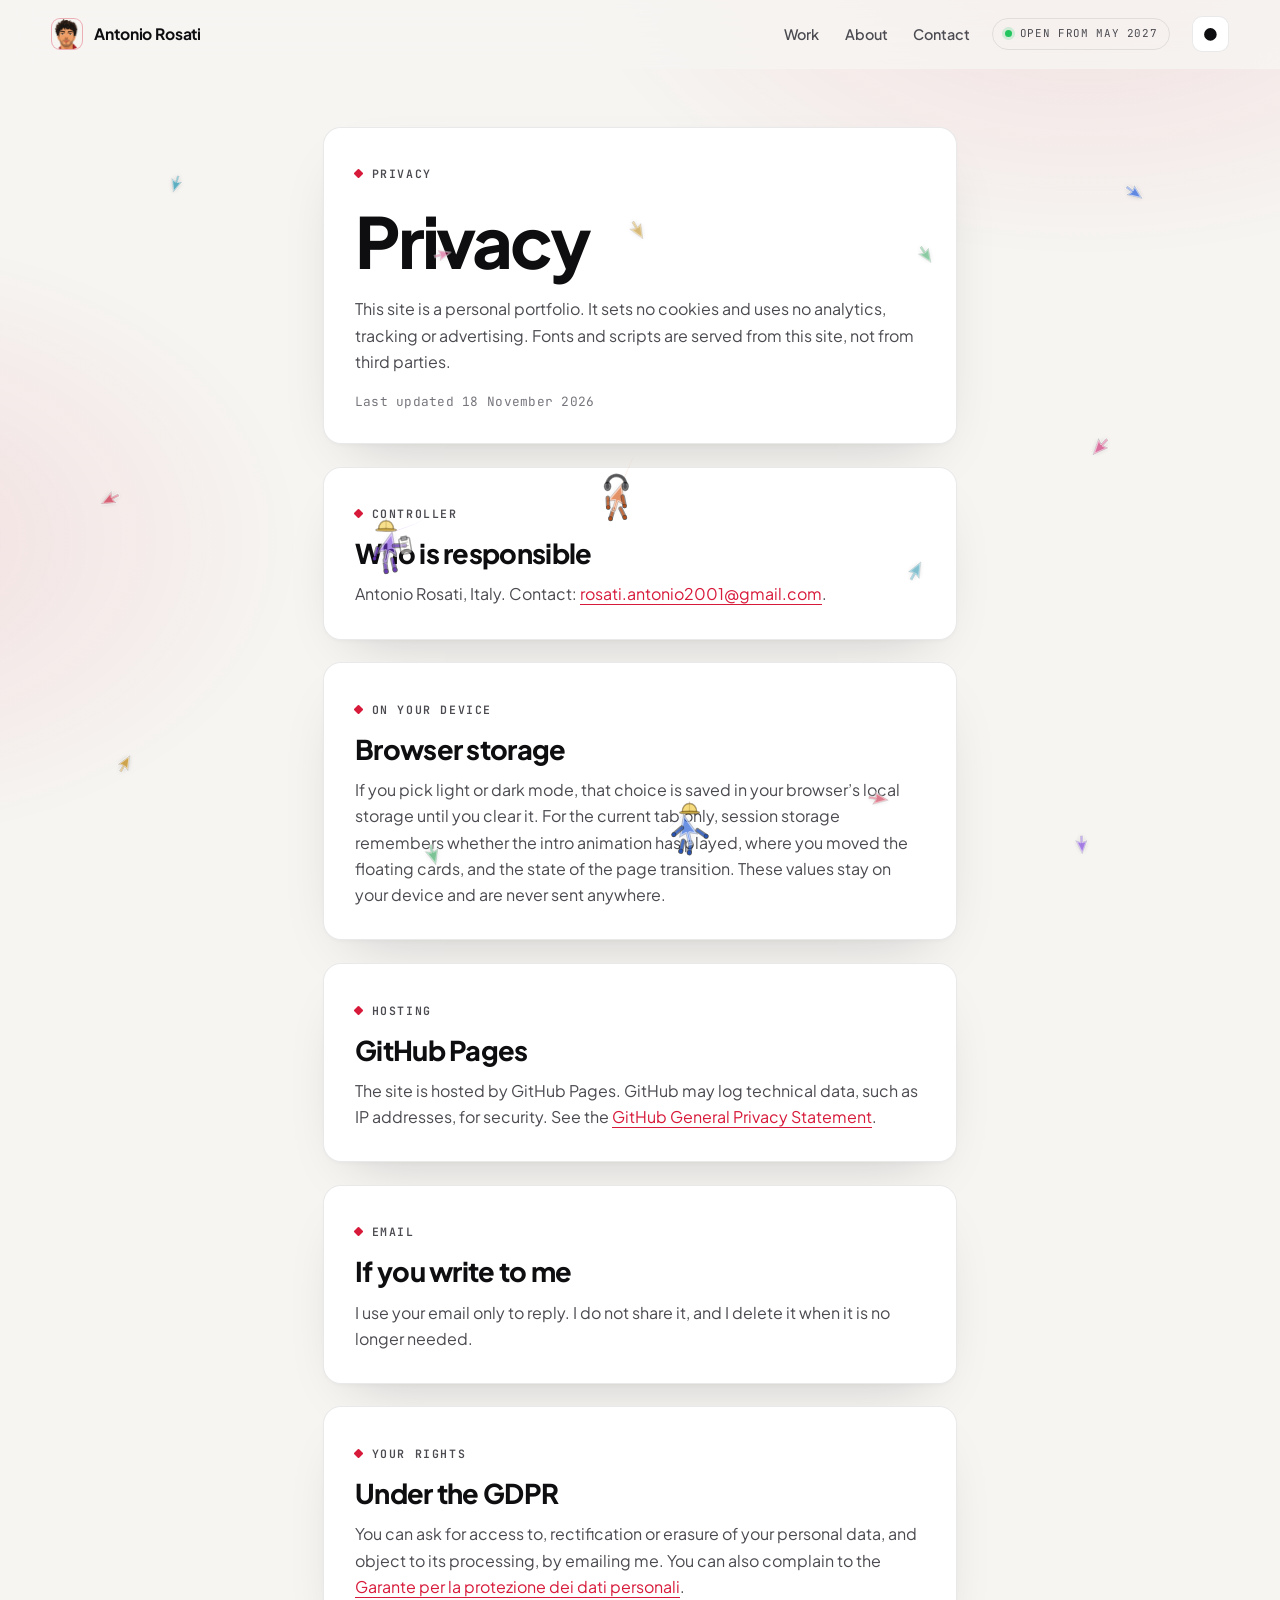
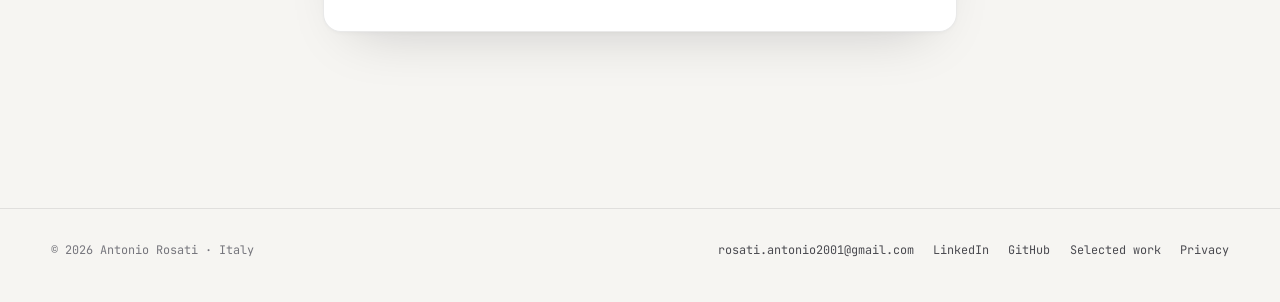
<file: privacy.html>
<!DOCTYPE html>
<html lang="en-GB">
<head>
  <meta charset="utf-8">
  <meta name="viewport" content="width=device-width, initial-scale=1, viewport-fit=cover">
  <script>
    (function () {
      try {
        var t = localStorage.getItem("ar-theme");
        if (t === "light" || t === "dark") document.documentElement.setAttribute("data-theme", t);
      } catch (e) {}
      document.documentElement.classList.add("js");
      try {
        if (!sessionStorage.getItem("ar-loaded") && !window.matchMedia("(prefers-reduced-motion: reduce)").matches) {
          document.documentElement.classList.add("show-loader");
          sessionStorage.setItem("ar-loaded", "1");
        }
      } catch (e) {}
    })();
  </script>
  <meta name="color-scheme" content="light dark">
  <meta name="theme-color" media="(prefers-color-scheme: light)" content="#F6F5F2">
  <meta name="theme-color" media="(prefers-color-scheme: dark)" content="#0A0A0B">
  <meta name="apple-mobile-web-app-status-bar-style" content="default">
  <meta name="format-detection" content="telephone=no">
  <title>Privacy — Antonio Rosati</title>
  <meta name="description" content="Privacy notice for antoniorosati24.github.io: no cookies, no analytics or tracking, hosted on GitHub Pages.">
  <meta name="author" content="Antonio Rosati">
  <link rel="canonical" href="https://antoniorosati24.github.io/privacy.html">
  <link rel="apple-touch-icon" sizes="180x180" href="assets/apple-touch-icon.png?v=20261114">
  <link rel="icon" href="assets/favicon.svg?v=20261114" type="image/svg+xml">
  <link rel="icon" href="assets/favicon-dark.png?v=20261114" type="image/png" media="(prefers-color-scheme: dark)">
  <link rel="icon" href="assets/favicon-light.png?v=20261114" type="image/png" media="(prefers-color-scheme: light)">
  <link rel="icon" href="assets/favicon.png?v=20261114" type="image/png">
  <link rel="icon" href="favicon.ico?v=20261114" sizes="48x48">
  <link rel="stylesheet" href="css/style.css?v=26">
  <link rel="preload" href="fonts/PlusJakartaSans-Variable.woff2" as="font" type="font/woff2" crossorigin>
  <link rel="preload" href="fonts/JetBrainsMono-Variable.woff2" as="font" type="font/woff2" crossorigin>
</head>
<body>
  <div class="bg-glow" aria-hidden="true"></div>
  <div class="loader" aria-hidden="true">
    <svg class="loader-ring" viewBox="0 0 120 120" width="120" height="120">
      <circle cx="60" cy="60" r="38" fill="none" stroke="currentColor" stroke-width="1.2" opacity="0.18"/>
      <circle cx="60" cy="60" r="38" fill="none" stroke="#FF3347" stroke-width="2.4" stroke-dasharray="48 200" stroke-linecap="round"/>
      <g transform="translate(54 48)">
        <path d="M0 0 L0 16.5 4.1 13 7.1 20.2 9.5 19.1 6.5 12 12.4 12 Z" fill="#22D3EE" stroke="rgba(0,0,0,0.55)" stroke-width="0.8" stroke-linejoin="round"/>
      </g>
    </svg>
  </div>
  <a class="skip" href="#main">Skip to content</a>
  <header class="nav">
    <div class="wrap nav-in">
    <a class="wordmark" href="index.html" aria-label="Antonio Rosati"><span class="mark" aria-hidden="true"><picture><source type="image/webp" srcset="assets/avatar.webp"><img src="assets/avatar.png" width="128" height="128" alt=""></picture></span><span class="name">Antonio Rosati</span></a>
    <div class="nav-end">
    <nav aria-label="Primary">
      <ul class="nav-links">
        <li><a href="index.html#work">Work</a></li>
        <li><a href="about.html">About</a></li>
        <li><a href="index.html#contact">Contact</a></li>
      </ul>
    </nav>
    <span class="status"><i></i> Open from May 2027</span>
    <button type="button" class="theme-toggle" data-theme-toggle
        aria-label="Appearance: follows the system. Click to change."
        title="Appearance: follows the system. Click to change.">
      <svg class="icon-system" viewBox="0 0 24 24" aria-hidden="true" fill="currentColor">
        <path d="M12 3a9 9 0 1 0 0 18 9 9 0 0 0 0-18zm0 1.6v14.8A7.4 7.4 0 0 0 12 4.6z"/>
      </svg>
      <svg class="icon-sun" viewBox="0 0 24 24" aria-hidden="true" fill="none" stroke="currentColor" stroke-width="1.7" stroke-linecap="round">
        <circle cx="12" cy="12" r="3.4"/>
        <path d="M12 3.5v1.8M12 18.7v1.8M4.7 12H2.9M21.1 12h-1.8M6.1 6.1l1.3 1.3M16.6 16.6l1.3 1.3M17.9 6.1l-1.3 1.3M7.4 16.6l-1.3 1.3"/>
      </svg>
      <svg class="icon-moon" viewBox="0 0 24 24" aria-hidden="true" fill="none" stroke="currentColor" stroke-width="1.7" stroke-linecap="round" stroke-linejoin="round">
        <path d="M16.4 14.6A6.2 6.2 0 0 1 9.5 7.4 6.4 6.4 0 1 0 16.4 14.6z"/>
      </svg>
    </button>
    </div>
    </div>
  </header>

  <main id="main">
    <div class="section privacy" style="padding-top: clamp(2.2rem, 5vw, 3.6rem)">
      <div class="wrap privacy-wrap">
        <div class="card" data-reveal>
          <p class="ov">Privacy</p>
          <h1>Privacy</h1>
          <div class="prose">
            <p>This site is a personal portfolio. It sets no cookies and uses no analytics, tracking or advertising. Fonts and scripts are served from this site, not from third parties.</p>
            <p class="privacy-date">Last updated 18 November 2026</p>
          </div>
        </div>

        <div class="card" data-reveal style="--d:80ms">
          <p class="ov">Controller</p>
          <h2>Who is responsible</h2>
          <div class="prose">
            <p>Antonio Rosati, Italy. Contact: <a href="mailto:rosati.antonio2001@gmail.com">rosati.antonio2001@gmail.com</a>.</p>
          </div>
        </div>

        <div class="card" data-reveal style="--d:120ms">
          <p class="ov">On your device</p>
          <h2>Browser storage</h2>
          <div class="prose">
            <p>If you pick light or dark mode, that choice is saved in your browser’s local storage until you clear it. For the current tab only, session storage remembers whether the intro animation has played, where you moved the floating cards, and the state of the page transition. These values stay on your device and are never sent anywhere.</p>
          </div>
        </div>

        <div class="card" data-reveal style="--d:160ms">
          <p class="ov">Hosting</p>
          <h2>GitHub Pages</h2>
          <div class="prose">
            <p>The site is hosted by GitHub Pages. GitHub may log technical data, such as IP addresses, for security. See the <a href="https://docs.github.com/en/site-policy/privacy-policies/github-general-privacy-statement" rel="noopener noreferrer">GitHub General Privacy Statement</a>.</p>
          </div>
        </div>

        <div class="card" data-reveal style="--d:200ms">
          <p class="ov">Email</p>
          <h2>If you write to me</h2>
          <div class="prose">
            <p>I use your email only to reply. I do not share it, and I delete it when it is no longer needed.</p>
          </div>
        </div>

        <div class="card" data-reveal style="--d:240ms">
          <p class="ov">Your rights</p>
          <h2>Under the GDPR</h2>
          <div class="prose">
            <p>You can ask for access to, rectification or erasure of your personal data, and object to its processing, by emailing me. You can also complain to the <a href="https://www.garanteprivacy.it" rel="noopener noreferrer">Garante per la protezione dei dati personali</a>.</p>
          </div>
        </div>
      </div>
    </div>
  </main>

  <footer class="footer">
    <div class="wrap footer-in">
      <div>© 2026 Antonio Rosati · Italy</div>
      <ul class="footer-links">
        <li><a href="mailto:rosati.antonio2001@gmail.com">rosati.antonio2001@gmail.com</a></li>
        <li><a href="https://www.linkedin.com/in/antros" rel="noopener noreferrer">LinkedIn</a></li>
        <li><a href="https://github.com/antoniorosati24" rel="noopener noreferrer">GitHub</a></li>
        <li><a href="index.html">Selected work</a></li>
        <li><a href="privacy.html" aria-current="page">Privacy</a></li>
      </ul>
    </div>
  </footer>

  <canvas class="agents" data-agents aria-hidden="true"></canvas>
  <script src="vendor/gsap.min.js" defer></script>
  <script src="vendor/ScrollTrigger.min.js" defer></script>
  <script src="vendor/lenis.min.js" defer></script>
  <script src="js/main.js?v=26" defer></script>

</body>
</html>
</file>
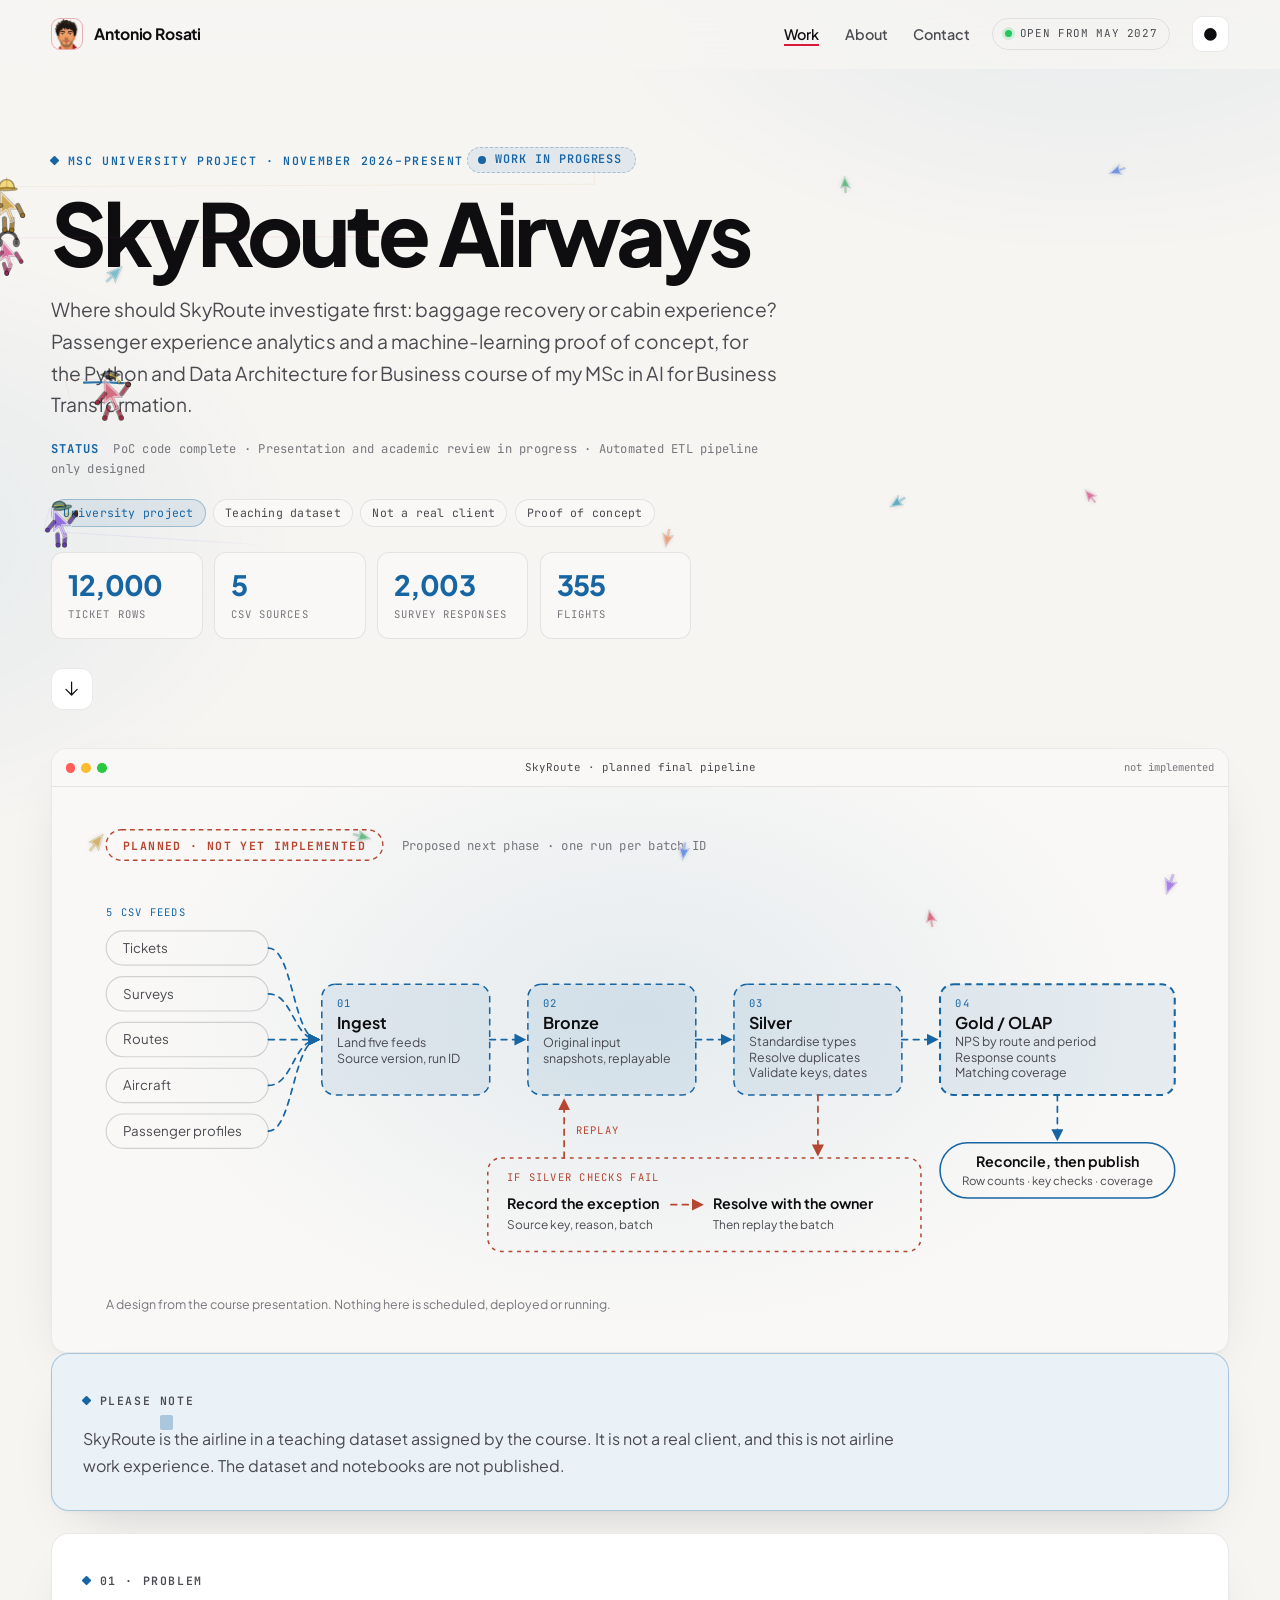
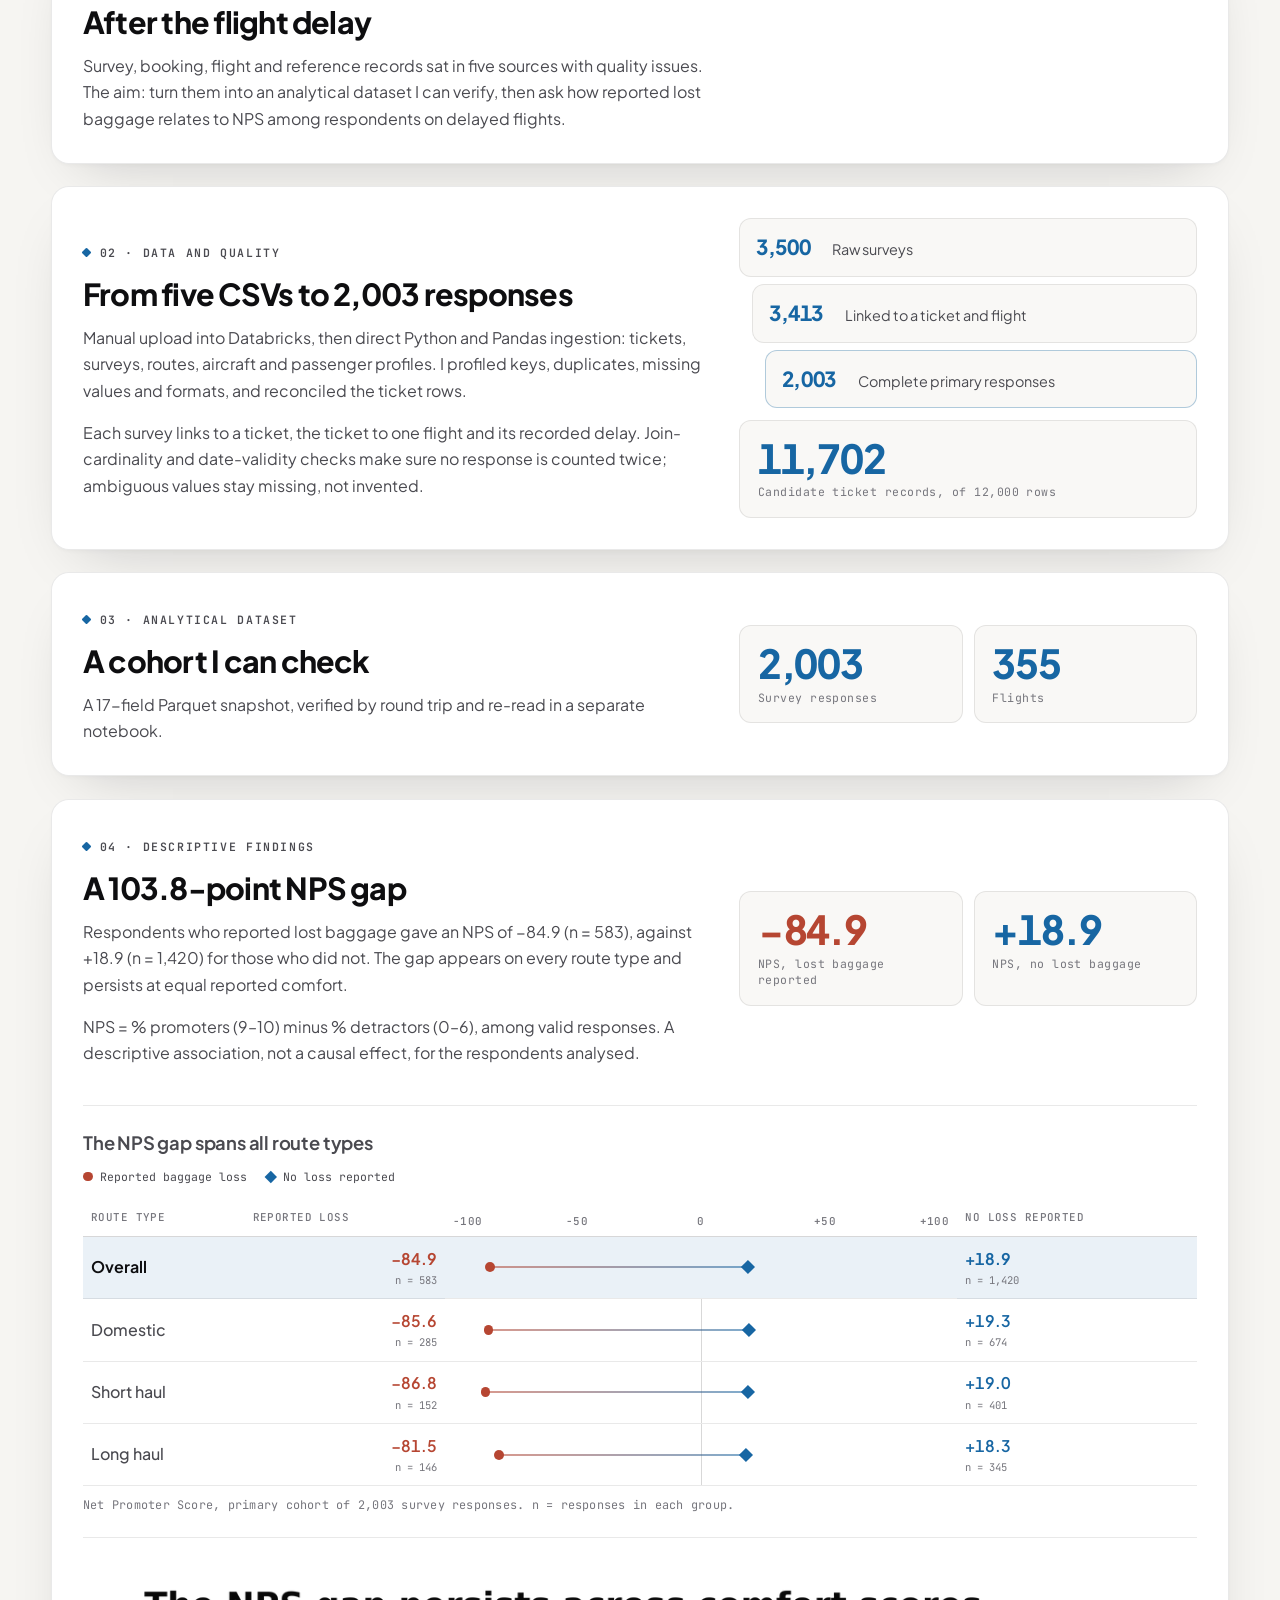
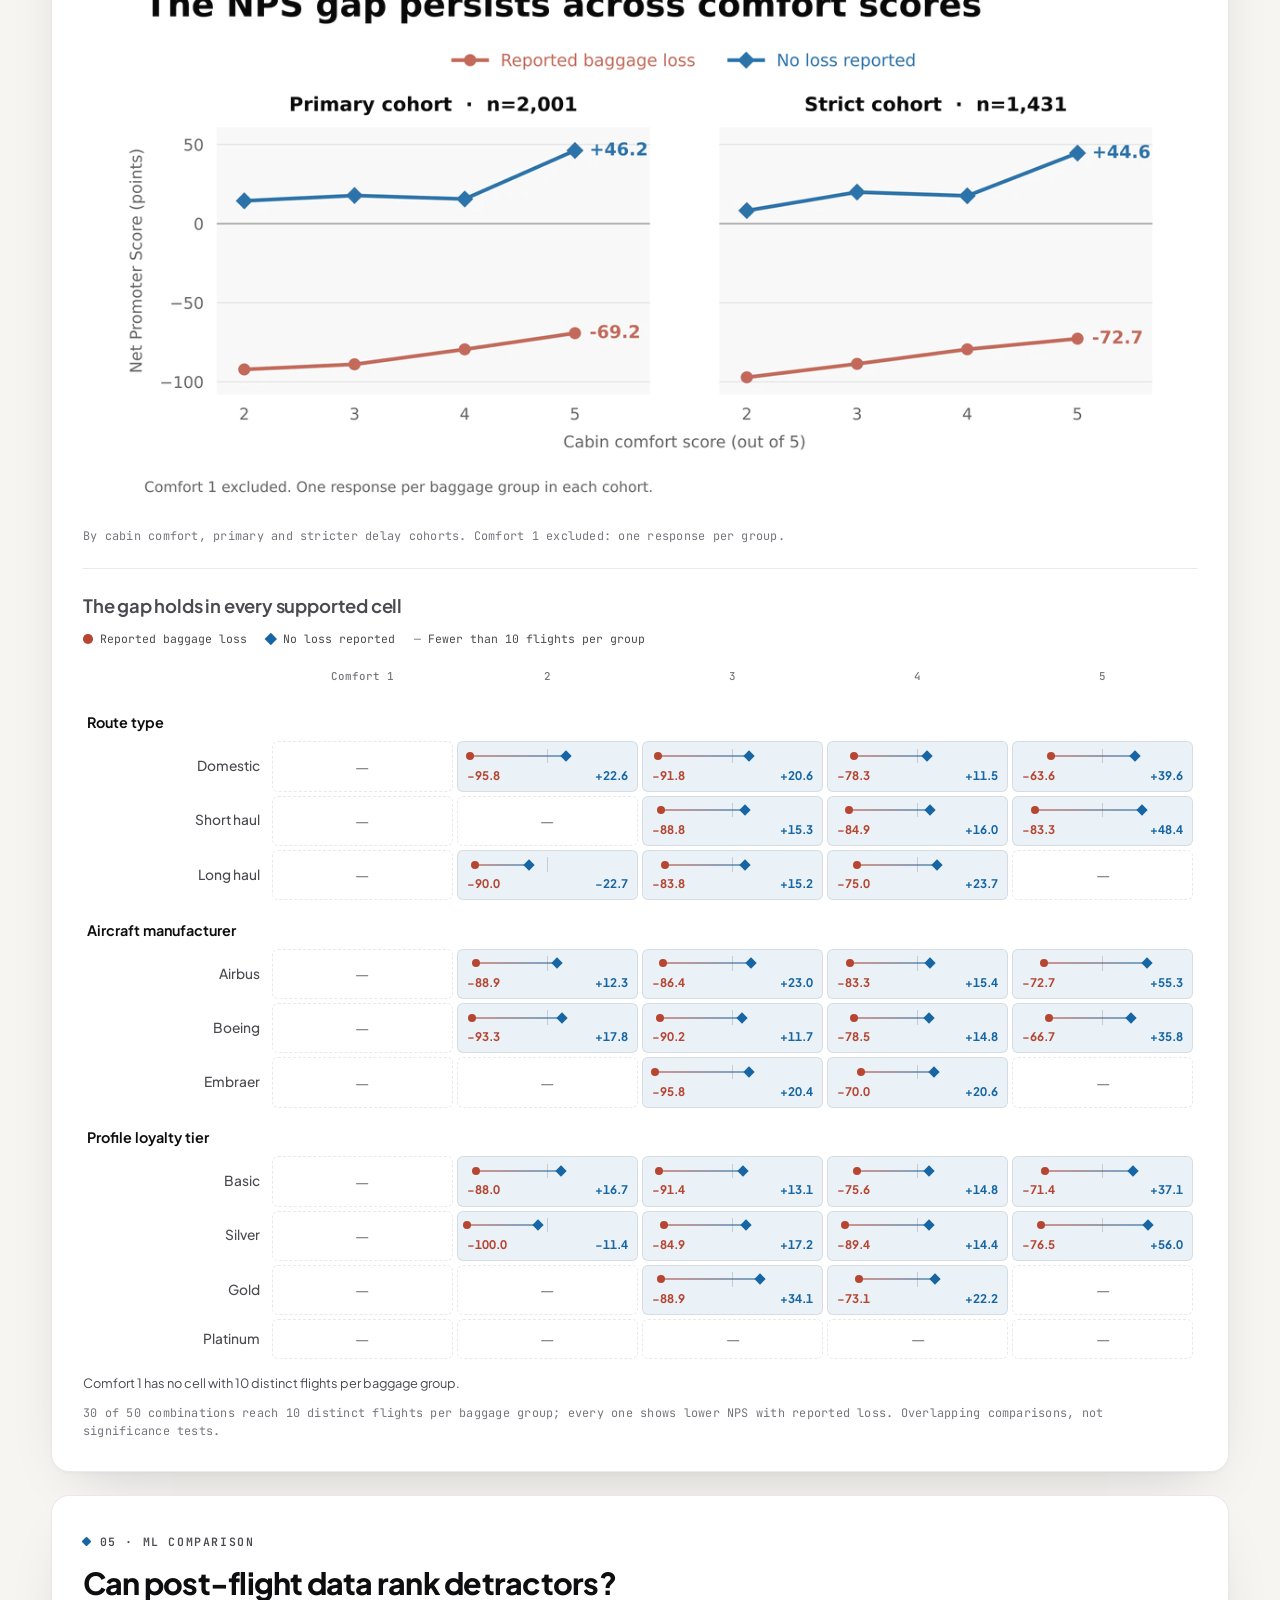
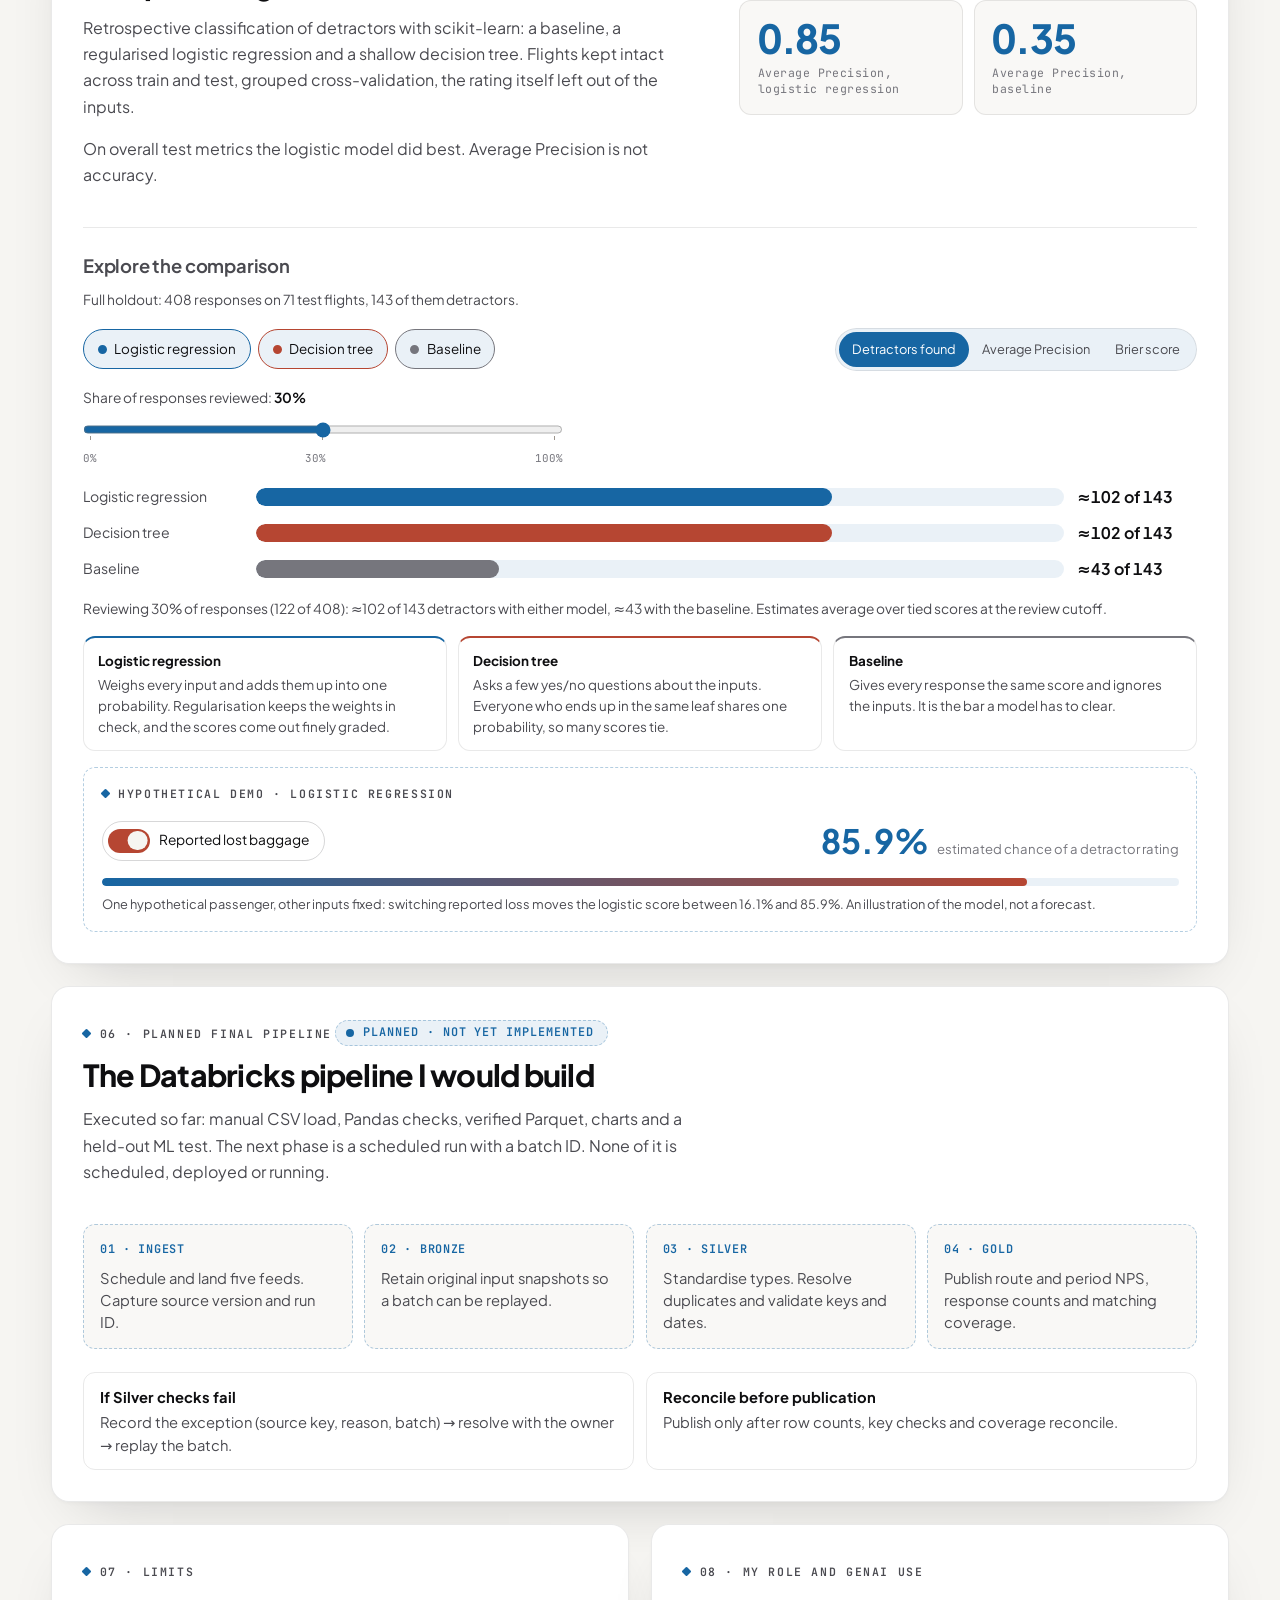
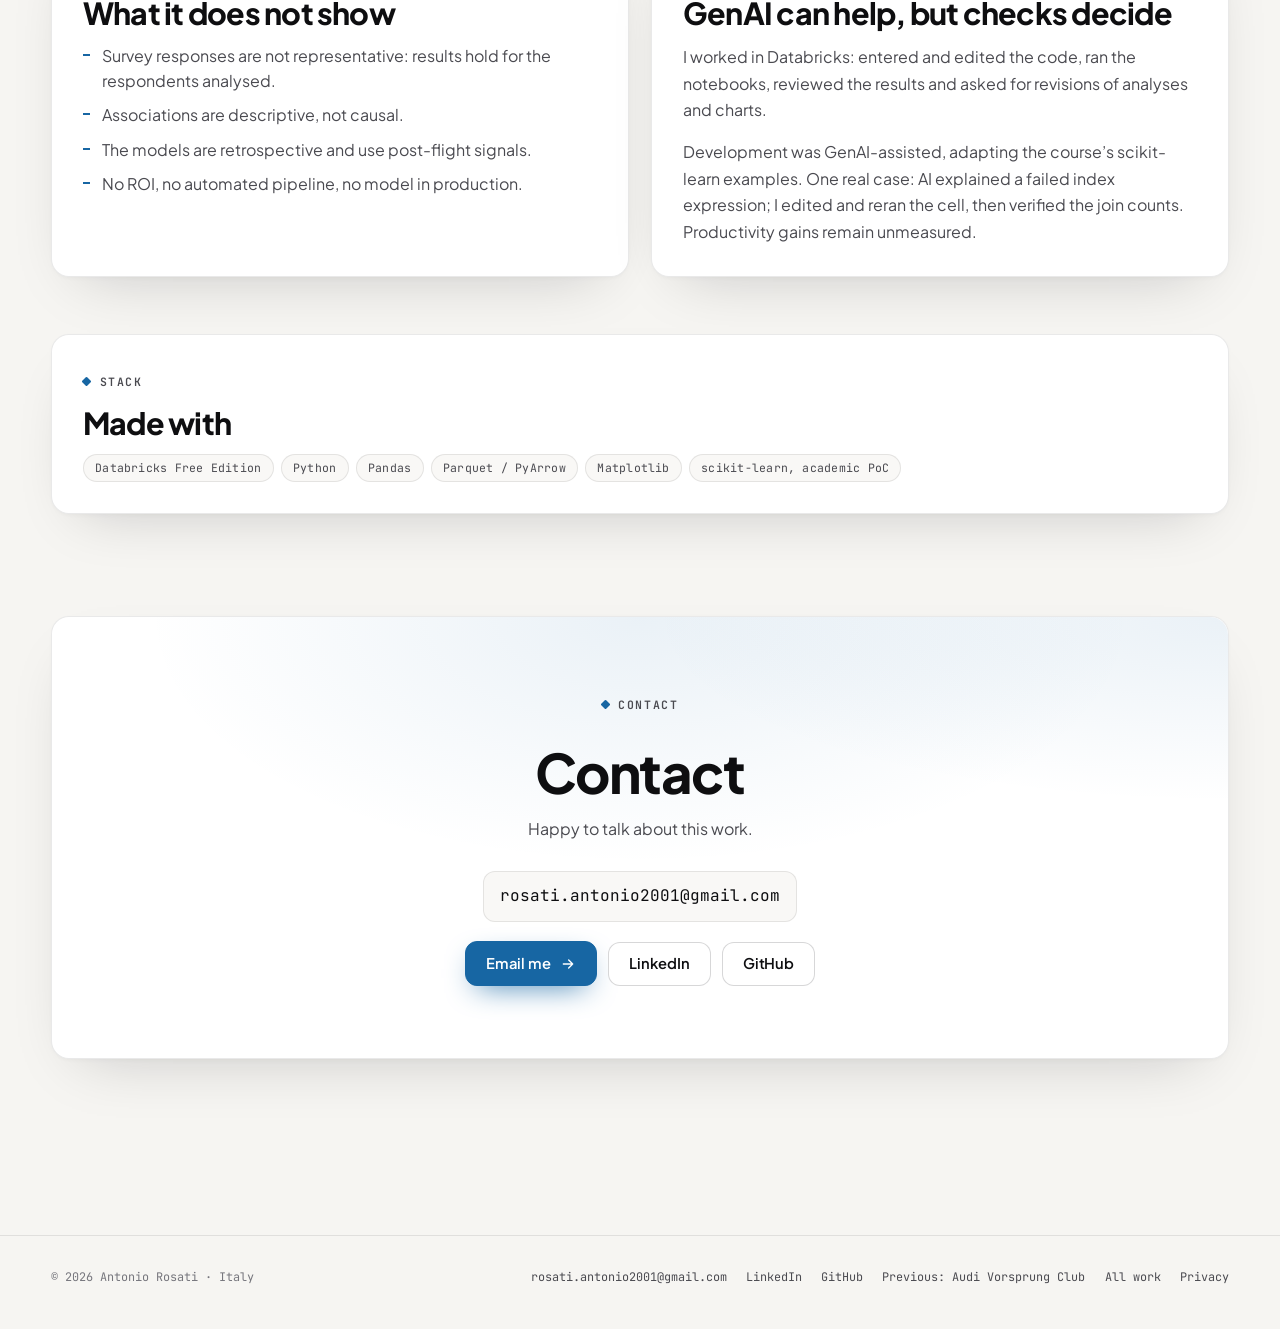
<file: skyroute.html>
<!DOCTYPE html>
<html lang="en-GB">
<head>
  <meta charset="utf-8">
  <meta name="viewport" content="width=device-width, initial-scale=1, viewport-fit=cover">
  <script>
    (function () {
      try {
        var t = localStorage.getItem("ar-theme");
        if (t === "light" || t === "dark") document.documentElement.setAttribute("data-theme", t);
      } catch (e) {}
      document.documentElement.classList.add("js");
      try {
        if (!sessionStorage.getItem("ar-loaded") && !window.matchMedia("(prefers-reduced-motion: reduce)").matches) {
          document.documentElement.classList.add("show-loader");
          sessionStorage.setItem("ar-loaded", "1");
        }
      } catch (e) {}
      /* opened from the retro computer on the home page: play the matching entry */
      try {
        var c = JSON.parse(sessionStorage.getItem("ar-crt") || "null");
        sessionStorage.removeItem("ar-crt");
        var norm = function (p) { return String(p || "").replace(/(\/index)?\.html$/, "").replace(/\/$/, ""); };
        if (c && norm(c.to) === norm(location.pathname) && Date.now() - c.t < 6000 &&
            !window.matchMedia("(prefers-reduced-motion: reduce)").matches) {
          var h = document.documentElement;
          h.classList.remove("show-loader");
          h.classList.add("crt-in");
          h.style.setProperty("--crt-name", JSON.stringify(String(c.name || "")));
          if (/^#[0-9a-f]{6}$/i.test(c.accent)) h.style.setProperty("--crt-accent", c.accent);
          if (/^rgba\([0-9., ]+\)$/.test(c.glow)) h.style.setProperty("--crt-glow", c.glow);
        }
      } catch (e) {}
    })();
  </script>
  <meta name="color-scheme" content="light dark">
  <meta name="theme-color" media="(prefers-color-scheme: light)" content="#F6F5F2">
  <meta name="theme-color" media="(prefers-color-scheme: dark)" content="#0A0A0B">
  <meta name="apple-mobile-web-app-status-bar-style" content="default">
  <meta name="format-detection" content="telephone=no">
  <title>SkyRoute Airways (work in progress) — Antonio Rosati</title>
  <meta name="description" content="SkyRoute Airways, work in progress: an MSc university proof of concept on an assigned teaching dataset. Data quality, a verifiable analytical dataset, descriptive NPS findings and an ML comparison. Not a real client.">
  <meta name="author" content="Antonio Rosati">
  <meta property="og:title" content="SkyRoute Airways (work in progress) — Antonio Rosati">
  <meta property="og:description" content="Work in progress: an MSc university proof of concept on an assigned teaching dataset. Not a real client.">
  <meta property="og:image" content="https://antoniorosati24.github.io/assets/og-home.jpg?v=20261114">
  <meta property="og:type" content="article">
  <meta property="og:image:type" content="image/jpeg">
  <meta property="og:image:width" content="1200">
  <meta property="og:image:height" content="630">
  <meta property="og:image:alt" content="Antonio Rosati — selected work">
  <meta property="og:locale" content="en_GB">
  <meta property="og:site_name" content="Antonio Rosati">
  <meta name="twitter:card" content="summary_large_image">
  <meta name="twitter:title" content="SkyRoute Airways (work in progress) — Antonio Rosati">
  <meta name="twitter:description" content="Work in progress: an MSc university proof of concept on an assigned teaching dataset. Not a real client.">
  <meta name="twitter:image" content="https://antoniorosati24.github.io/assets/og-home.jpg?v=20261114">
  <meta name="twitter:image:alt" content="Antonio Rosati — selected work">
  <link rel="canonical" href="https://antoniorosati24.github.io/skyroute.html">
  <meta property="og:url" content="https://antoniorosati24.github.io/skyroute.html">
  <link rel="apple-touch-icon" sizes="180x180" href="assets/apple-touch-icon.png?v=20261114">
  <link rel="icon" href="assets/favicon.svg?v=20261114" type="image/svg+xml">
  <link rel="icon" href="assets/favicon-dark.png?v=20261114" type="image/png" media="(prefers-color-scheme: dark)">
  <link rel="icon" href="assets/favicon-light.png?v=20261114" type="image/png" media="(prefers-color-scheme: light)">
  <link rel="icon" href="assets/favicon.png?v=20261114" type="image/png">
  <link rel="icon" href="favicon.ico?v=20261114" sizes="48x48">
  <link rel="stylesheet" href="css/style.css?v=26">
  <link rel="preload" href="fonts/PlusJakartaSans-Variable.woff2" as="font" type="font/woff2" crossorigin>
  <link rel="preload" href="fonts/JetBrainsMono-Variable.woff2" as="font" type="font/woff2" crossorigin>
</head>
<body class="theme-skyroute">
  <div class="bg-glow" aria-hidden="true"></div>
  <div class="loader" aria-hidden="true">
    <svg class="loader-ring" viewBox="0 0 120 120" width="120" height="120">
      <circle cx="60" cy="60" r="38" fill="none" stroke="currentColor" stroke-width="1.2" opacity="0.18"/>
      <circle cx="60" cy="60" r="38" fill="none" stroke="#FF3347" stroke-width="2.4" stroke-dasharray="48 200" stroke-linecap="round"/>
      <g transform="translate(54 48)">
        <path d="M0 0 L0 16.5 4.1 13 7.1 20.2 9.5 19.1 6.5 12 12.4 12 Z" fill="#22D3EE" stroke="rgba(0,0,0,0.55)" stroke-width="0.8" stroke-linejoin="round"/>
      </g>
    </svg>
  </div>
  <a class="skip" href="#main">Skip to content</a>
  <header class="nav">
    <div class="wrap nav-in">
    <a class="wordmark" href="index.html" aria-label="Antonio Rosati"><span class="mark" aria-hidden="true"><picture><source type="image/webp" srcset="assets/avatar.webp"><img src="assets/avatar.png" width="128" height="128" alt=""></picture></span><span class="name">Antonio Rosati</span></a>
    <div class="nav-end">
    <nav aria-label="Primary">
      <ul class="nav-links">
        <li><a href="index.html#work" aria-current="page">Work</a></li>
        <li><a href="about.html">About</a></li>
        <li><a href="#contact">Contact</a></li>
      </ul>
    </nav>
    <span class="status"><i></i> Open from May 2027</span>
    <button type="button" class="theme-toggle" data-theme-toggle
        aria-label="Appearance: follows the system. Click to change."
        title="Appearance: follows the system. Click to change.">
      <svg class="icon-system" viewBox="0 0 24 24" aria-hidden="true" fill="currentColor">
        <path d="M12 3a9 9 0 1 0 0 18 9 9 0 0 0 0-18zm0 1.6v14.8A7.4 7.4 0 0 0 12 4.6z"/>
      </svg>
      <svg class="icon-sun" viewBox="0 0 24 24" aria-hidden="true" fill="none" stroke="currentColor" stroke-width="1.7" stroke-linecap="round">
        <circle cx="12" cy="12" r="3.4"/>
        <path d="M12 3.5v1.8M12 18.7v1.8M4.7 12H2.9M21.1 12h-1.8M6.1 6.1l1.3 1.3M16.6 16.6l1.3 1.3M17.9 6.1l-1.3 1.3M7.4 16.6l-1.3 1.3"/>
      </svg>
      <svg class="icon-moon" viewBox="0 0 24 24" aria-hidden="true" fill="none" stroke="currentColor" stroke-width="1.7" stroke-linecap="round" stroke-linejoin="round">
        <path d="M16.4 14.6A6.2 6.2 0 0 1 9.5 7.4 6.4 6.4 0 1 0 16.4 14.6z"/>
      </svg>
    </button>
    </div>
    </div>
  </header>

  <main id="main" class="sr sky">
    <header class="page-hero">
      <div class="wrap" data-reveal>
        <p class="ov">MSc university project · November 2026–present</p>
        <p class="wip-badge"><i aria-hidden="true"></i>Work in progress</p>
        <h1>SkyRoute Airways</h1>
        <p class="lede">Where should SkyRoute investigate first: baggage recovery or cabin experience? Passenger experience analytics and a machine-learning proof of concept, for the <span data-key="course" data-mark="underline">Python and Data Architecture for Business</span> course of my MSc in AI for Business Transformation.</p>
        <p class="meta sr-status"><b>Status</b> PoC code complete · Presentation and academic review in progress · Automated ETL pipeline only designed</p>
        <ul class="pills" style="margin-top:1.2rem">
          <li class="pill red" data-key="uni" data-mark="highlight">University project</li>
          <li class="pill">Teaching dataset</li>
          <li class="pill">Not a real client</li>
          <li class="pill">Proof of concept</li>
        </ul>
        <ul class="metrics" style="max-width:40rem">
          <li class="metric"><b>12,000</b><span>Ticket rows</span></li>
          <li class="metric"><b>5</b><span>CSV sources</span></li>
          <li class="metric"><b>2,003</b><span>Survey responses</span></li>
          <li class="metric"><b>355</b><span>Flights</span></li>
        </ul>
        <a class="case-down" href="#problem" aria-label="Continue to the problem">
          <svg viewBox="0 0 24 24" aria-hidden="true" fill="none" stroke="currentColor" stroke-width="1.55" stroke-linecap="round" stroke-linejoin="round">
            <path d="M12 4v16M5 13l7 7 7-7"/>
          </svg>
        </a>
      </div>
    </header>

    <div class="wrap" data-reveal>
      <figure class="sr-cover">
        <div class="mac">
          <div class="mac-bar">
            <span class="mac-dots" aria-hidden="true"><i></i><i></i><i></i></span>
            <span class="mac-title">SkyRoute · planned final pipeline</span>
            <span class="mac-count">not implemented</span>
          </div>
          <div class="sr-cover-screen" role="img" aria-label="Diagram of the planned final pipeline, not yet implemented. Five CSV feeds (tickets, surveys, routes, aircraft, passenger profiles) go to 01 Ingest (source version and run ID), 02 Bronze (original input snapshots, replayable), 03 Silver (standardise types, resolve duplicates, validate keys and dates) and 04 Gold / OLAP (NPS by route and period, response counts, matching coverage), published only after row counts, key checks and coverage reconcile. If Silver checks fail, the exception is recorded with source key, reason and batch, resolved with the owner, and the batch is replayed.">
            <svg class="pl-svg pl-wide" viewBox="0 0 1200 560" aria-hidden="true" focusable="false"><defs><filter id="plw-glow" x="-20%" y="-20%" width="140%" height="140%"><feGaussianBlur stdDeviation="5" result="b"/><feMerge><feMergeNode in="b"/><feMergeNode in="SourceGraphic"/></feMerge></filter>
<marker id="plw-ah" viewBox="0 0 10 10" refX="8" refY="5" markerWidth="7" markerHeight="7" orient="auto-start-reverse"><path d="M0 0L10 5L0 10z" class="pl-ah"/></marker>
<marker id="plw-ahw" viewBox="0 0 10 10" refX="8" refY="5" markerWidth="7" markerHeight="7" orient="auto-start-reverse"><path d="M0 0L10 5L0 10z" class="pl-ahw"/></marker></defs><g class="pl-badge"><rect x="40" y="28" width="290" height="32" rx="16"/><text x="185" y="49" text-anchor="middle">PLANNED · NOT YET IMPLEMENTED</text></g><text class="pl-cap" x="350" y="49">Proposed next phase · one run per batch ID</text><text class="pl-n" x="40" y="118">5 CSV FEEDS</text><g class="pl-src"><rect x="40" y="134" width="170" height="36" rx="18"/><text x="58" y="157">Tickets</text></g><path class="pl-flow" d="M210 152 C 236 152, 236 248, 262 248" marker-end="url(#plw-ah)"/><g class="pl-src"><rect x="40" y="182" width="170" height="36" rx="18"/><text x="58" y="205">Surveys</text></g><path class="pl-flow" d="M210 200 C 236 200, 236 248, 262 248" marker-end="url(#plw-ah)"/><g class="pl-src"><rect x="40" y="230" width="170" height="36" rx="18"/><text x="58" y="253">Routes</text></g><path class="pl-flow" d="M210 248 C 236 248, 236 248, 262 248" marker-end="url(#plw-ah)"/><g class="pl-src"><rect x="40" y="278" width="170" height="36" rx="18"/><text x="58" y="301">Aircraft</text></g><path class="pl-flow" d="M210 296 C 236 296, 236 248, 262 248" marker-end="url(#plw-ah)"/><g class="pl-src"><rect x="40" y="326" width="170" height="36" rx="18"/><text x="58" y="349">Passenger profiles</text></g><path class="pl-flow" d="M210 344 C 236 344, 236 248, 262 248" marker-end="url(#plw-ah)"/><g class="pl-node"><rect x="266" y="190" width="176" height="116" rx="14"/><text class="pl-n" x="282" y="214">01</text><text class="pl-t" x="282" y="237" style="font-size:17px">Ingest</text><text class="pl-s" x="282" y="256" style="font-size:13px">Land five feeds</text><text class="pl-s" x="282" y="273" style="font-size:13px">Source version, run ID</text></g><path class="pl-flow" d="M442 248 H 478" marker-end="url(#plw-ah)"/><g class="pl-node"><rect x="482" y="190" width="176" height="116" rx="14"/><text class="pl-n" x="498" y="214">02</text><text class="pl-t" x="498" y="237" style="font-size:17px">Bronze</text><text class="pl-s" x="498" y="256" style="font-size:13px">Original input</text><text class="pl-s" x="498" y="273" style="font-size:13px">snapshots, replayable</text></g><path class="pl-flow" d="M658 248 H 694" marker-end="url(#plw-ah)"/><g class="pl-node"><rect x="698" y="190" width="176" height="116" rx="14"/><text class="pl-n" x="714" y="214">03</text><text class="pl-t" x="714" y="237" style="font-size:17px">Silver</text><text class="pl-s" x="714" y="255" style="font-size:13px">Standardise types</text><text class="pl-s" x="714" y="271" style="font-size:13px">Resolve duplicates</text><text class="pl-s" x="714" y="287" style="font-size:13px">Validate keys, dates</text></g><path class="pl-flow" d="M874 248 H 910" marker-end="url(#plw-ah)"/><g class="pl-node pl-gold"><rect x="914" y="190" width="246" height="116" rx="14"/><text class="pl-n" x="930" y="214">04</text><text class="pl-t" x="930" y="237" style="font-size:17px">Gold / OLAP</text><text class="pl-s" x="930" y="255" style="font-size:13px">NPS by route and period</text><text class="pl-s" x="930" y="271" style="font-size:13px">Response counts</text><text class="pl-s" x="930" y="287" style="font-size:13px">Matching coverage</text></g><path class="pl-flow" d="M1037 306 V 352" marker-end="url(#plw-ah)"/><g class="pl-gate"><rect x="914" y="356" width="246" height="58" rx="29"/><text class="pl-t" x="1037" y="381" text-anchor="middle" style="font-size:15px">Reconcile, then publish</text><text class="pl-s" x="1037" y="400" text-anchor="middle" style="font-size:12px">Row counts · key checks · coverage</text></g><path class="pl-flow pl-warm" d="M786 306 V 368" marker-end="url(#plw-ahw)"/><g class="pl-node pl-exc"><rect x="440" y="372" width="454" height="98" rx="14"/><text class="pl-n pl-warm-t" x="460" y="396">IF SILVER CHECKS FAIL</text><text class="pl-t" x="460" y="426" style="font-size:15px">Record the exception</text><text class="pl-s" x="460" y="446" style="font-size:12.5px">Source key, reason, batch</text><text class="pl-t" x="676" y="426" style="font-size:15px">Resolve with the owner</text><text class="pl-s" x="676" y="446" style="font-size:12.5px">Then replay the batch</text><path class="pl-flow pl-warm" d="M632 421 H 664" marker-end="url(#plw-ahw)"/></g><path class="pl-flow pl-warm" d="M520 372 V 312" marker-end="url(#plw-ahw)"/><text class="pl-n pl-warm-t pl-free" x="532" y="347">REPLAY</text><text class="pl-foot" x="40" y="530">A design from the course presentation. Nothing here is scheduled, deployed or running.</text></svg>
            <svg class="pl-svg pl-tall" viewBox="0 0 360 905" aria-hidden="true" focusable="false"><defs><filter id="plt-glow" x="-20%" y="-20%" width="140%" height="140%"><feGaussianBlur stdDeviation="5" result="b"/><feMerge><feMergeNode in="b"/><feMergeNode in="SourceGraphic"/></feMerge></filter>
<marker id="plt-ah" viewBox="0 0 10 10" refX="8" refY="5" markerWidth="7" markerHeight="7" orient="auto-start-reverse"><path d="M0 0L10 5L0 10z" class="pl-ah"/></marker>
<marker id="plt-ahw" viewBox="0 0 10 10" refX="8" refY="5" markerWidth="7" markerHeight="7" orient="auto-start-reverse"><path d="M0 0L10 5L0 10z" class="pl-ahw"/></marker></defs><g class="pl-badge"><rect x="20" y="16" width="262" height="30" rx="15"/><text x="151" y="36" text-anchor="middle" style="font-size:11.5px">PLANNED · NOT YET IMPLEMENTED</text></g><text class="pl-cap" x="20" y="72" style="font-size:12.5px">Proposed next phase · one run per batch ID</text><text class="pl-n" x="20" y="104">5 CSV FEEDS</text><g class="pl-src"><rect x="20" y="116" width="100" height="34" rx="17"/><text x="70.0" y="138" text-anchor="middle" style="font-size:13px">Tickets</text></g><g class="pl-src"><rect x="128" y="116" width="100" height="34" rx="17"/><text x="178.0" y="138" text-anchor="middle" style="font-size:13px">Surveys</text></g><g class="pl-src"><rect x="236" y="116" width="104" height="34" rx="17"/><text x="288.0" y="138" text-anchor="middle" style="font-size:13px">Routes</text></g><g class="pl-src"><rect x="20" y="160" width="100" height="34" rx="17"/><text x="70.0" y="182" text-anchor="middle" style="font-size:13px">Aircraft</text></g><g class="pl-src"><rect x="128" y="160" width="212" height="34" rx="17"/><text x="234.0" y="182" text-anchor="middle" style="font-size:13px">Passenger profiles</text></g><path class="pl-flow" d="M108 196 V 222" marker-end="url(#plt-ah)"/><g class="pl-node"><rect x="20" y="226" width="176" height="100" rx="14"/><text class="pl-n" x="36" y="250">01</text><text class="pl-t" x="36" y="272" style="font-size:16px">Ingest</text><text class="pl-s" x="36" y="290" style="font-size:12px">Land five feeds</text><text class="pl-s" x="36" y="306" style="font-size:12px">Source version, run ID</text></g><path class="pl-flow" d="M108 326 V 350" marker-end="url(#plt-ah)"/><g class="pl-node"><rect x="20" y="354" width="176" height="100" rx="14"/><text class="pl-n" x="36" y="378">02</text><text class="pl-t" x="36" y="400" style="font-size:16px">Bronze</text><text class="pl-s" x="36" y="418" style="font-size:12px">Original input</text><text class="pl-s" x="36" y="434" style="font-size:12px">snapshots, replayable</text></g><path class="pl-flow" d="M108 454 V 478" marker-end="url(#plt-ah)"/><g class="pl-node"><rect x="20" y="482" width="176" height="116" rx="14"/><text class="pl-n" x="36" y="506">03</text><text class="pl-t" x="36" y="528" style="font-size:16px">Silver</text><text class="pl-s" x="36" y="546" style="font-size:12px">Standardise types</text><text class="pl-s" x="36" y="562" style="font-size:12px">Resolve duplicates</text><text class="pl-s" x="36" y="578" style="font-size:12px">Validate keys, dates</text></g><path class="pl-flow pl-warm" d="M196 540 H 206" marker-end="url(#plt-ahw)"/><g class="pl-node pl-exc"><rect x="210" y="466" width="132" height="150" rx="12"/><text class="pl-n pl-warm-t" x="222" y="488" style="font-size:9.5px">IF CHECKS FAIL</text><text class="pl-t" x="222" y="512" style="font-size:12.5px">Record the</text><text class="pl-t" x="222" y="528" style="font-size:12.5px">exception</text><text class="pl-s" x="222" y="546" style="font-size:10.5px">Key, reason,</text><text class="pl-s" x="222" y="560" style="font-size:10.5px">batch</text><text class="pl-t" x="222" y="582" style="font-size:12.5px">Owner resolves</text><text class="pl-s" x="222" y="598" style="font-size:10.5px">Replay batch</text></g><path class="pl-flow pl-warm" d="M276 466 V 404 H 200" marker-end="url(#plt-ahw)"/><text class="pl-n pl-warm-t pl-free" x="212" y="395" style="font-size:9.5px">REPLAY</text><path class="pl-flow" d="M108 598 V 622" marker-end="url(#plt-ah)"/><g class="pl-node pl-gold"><rect x="20" y="626" width="320" height="116" rx="14"/><text class="pl-n" x="36" y="650">04</text><text class="pl-t" x="36" y="672" style="font-size:16px">Gold / OLAP</text><text class="pl-s" x="36" y="690" style="font-size:12px">NPS by route and period</text><text class="pl-s" x="36" y="706" style="font-size:12px">Response counts</text><text class="pl-s" x="36" y="722" style="font-size:12px">Matching coverage</text></g><path class="pl-flow" d="M180 742 V 766" marker-end="url(#plt-ah)"/><g class="pl-gate"><rect x="20" y="770" width="320" height="60" rx="30"/><text class="pl-t" x="180" y="796" text-anchor="middle" style="font-size:14.5px">Reconcile, then publish</text><text class="pl-s" x="180" y="815" text-anchor="middle" style="font-size:11.5px">Row counts · key checks · coverage</text></g><text class="pl-foot" x="20" y="870" style="font-size:11.5px">A design from the course presentation.</text><text class="pl-foot" x="20" y="888" style="font-size:11.5px">Nothing here is scheduled, deployed or running.</text></svg>
          </div>
        </div>
      </figure>
    </div>

    <div class="wrap">
      <aside class="card sr-note" data-reveal aria-label="About this project">
        <p class="ov">Please note</p>
        <p>SkyRoute is the airline in a teaching dataset assigned by the course. It is not a real client, and this is not airline work experience. The dataset and notebooks are not published.</p>
      </aside>

      <section class="sr-sec card" id="problem" aria-labelledby="problem-title" data-reveal>
        <div class="sr-copy">
          <p class="ov">01 · Problem</p>
          <h2 id="problem-title">After the flight delay</h2>
          <div class="prose">
            <p>Survey, booking, flight and reference records sat in five sources with quality issues. The aim: turn them into an analytical dataset I can verify, then ask how reported lost baggage relates to NPS among respondents on delayed flights.</p>
          </div>
        </div>
      </section>

      <section class="sr-sec card" id="data" aria-labelledby="data-title" data-reveal>
        <div class="sr-copy">
          <p class="ov">02 · Data and quality</p>
          <h2 id="data-title">From five CSVs to 2,003 responses</h2>
          <div class="prose">
            <p>Manual upload into Databricks, then direct Python and Pandas ingestion: tickets, surveys, routes, aircraft and passenger profiles. I profiled keys, duplicates, missing values and formats, and reconciled the ticket rows.</p>
            <p>Each survey links to a ticket, the ticket to one flight and its recorded delay. Join-cardinality and date-validity checks make sure no response is counted twice; ambiguous values stay missing, not invented.</p>
          </div>
        </div>
        <div class="sr-aside">
          <ol class="sr-funnel" aria-label="Survey reconciliation">
            <li><b>3,500</b><span>Raw surveys</span></li>
            <li><b>3,413</b><span>Linked to a ticket and flight</span></li>
            <li><b>2,003</b><span>Complete primary responses</span></li>
          </ol>
          <div class="sr-stat"><b>11,702</b><span>Candidate ticket records, of 12,000 rows</span></div>
        </div>
      </section>

      <section class="sr-sec card" id="dataset" aria-labelledby="dataset-title" data-reveal>
        <div class="sr-copy">
          <p class="ov">03 · Analytical dataset</p>
          <h2 id="dataset-title">A cohort I can check</h2>
          <div class="prose">
            <p>A 17-field Parquet snapshot, verified by round trip and re-read in a separate notebook.</p>
          </div>
        </div>
        <div class="sr-aside sr-vs">
          <div class="sr-stat"><b>2,003</b><span>Survey responses</span></div>
          <div class="sr-stat"><b>355</b><span>Flights</span></div>
        </div>
      </section>

      <section class="sr-sec card" id="findings" aria-labelledby="findings-title" data-reveal>
        <div class="sr-copy">
          <p class="ov">04 · Descriptive findings</p>
          <h2 id="findings-title">A 103.8-point NPS gap</h2>
          <div class="prose">
            <p>Respondents who reported lost baggage gave an NPS of −84.9 (n = 583), against +18.9 (n = 1,420) for those who did not. The gap appears on every route type and persists at equal reported comfort.</p>
            <p>NPS = % promoters (9–10) minus % detractors (0–6), among valid responses. A descriptive association, not a causal effect, for the respondents analysed.</p>
          </div>
        </div>
        <div class="sr-aside sr-vs">
          <div class="sr-stat sr-warm"><b>−84.9</b><span>NPS, lost baggage reported</span></div>
          <div class="sr-stat"><b>+18.9</b><span>NPS, no lost baggage</span></div>
        </div>
        <div class="sr-figs">
          <figure class="sr-fig sr-chart" id="fig-routes">
            <p class="sr-chart-title">The NPS gap spans all route types</p>
            <ul class="sr-legend" aria-hidden="true"><li class="lg-l"><i></i>Reported baggage loss</li><li class="lg-n"><i></i>No loss reported</li></ul>
            <table class="sr-db-table">
              <caption class="sr-only">Net Promoter Score by route type, reported baggage loss versus no loss reported</caption>
              <thead><tr><th scope="col">Route type</th><th scope="col">Reported loss</th><th scope="col" class="db-axis"><span class="sr-only">Comparison on a −100 to +100 scale</span><span class="axis" aria-hidden="true"><b style="left:0%">−100</b><b style="left:25%">−50</b><b style="left:50%">0</b><b style="left:75%">+50</b><b style="left:100%">+100</b></span></th><th scope="col">No loss reported</th></tr></thead>
              <tbody>
              <tr class="is-total">
                <th scope="row">Overall</th>
                <td class="db-l">−84.9 <small>n = 583</small></td>
                <td class="db-track" aria-hidden="true"><span class="db" style="--a:7.55%;--b:59.45%"><i class="dot-l"></i><i class="dot-n"></i></span></td>
                <td class="db-n">+18.9 <small>n = 1,420</small></td>
              </tr>
              <tr>
                <th scope="row">Domestic</th>
                <td class="db-l">−85.6 <small>n = 285</small></td>
                <td class="db-track" aria-hidden="true"><span class="db" style="--a:7.20%;--b:59.65%"><i class="dot-l"></i><i class="dot-n"></i></span></td>
                <td class="db-n">+19.3 <small>n = 674</small></td>
              </tr>
              <tr>
                <th scope="row">Short haul</th>
                <td class="db-l">−86.8 <small>n = 152</small></td>
                <td class="db-track" aria-hidden="true"><span class="db" style="--a:6.60%;--b:59.50%"><i class="dot-l"></i><i class="dot-n"></i></span></td>
                <td class="db-n">+19.0 <small>n = 401</small></td>
              </tr>
              <tr>
                <th scope="row">Long haul</th>
                <td class="db-l">−81.5 <small>n = 146</small></td>
                <td class="db-track" aria-hidden="true"><span class="db" style="--a:9.25%;--b:59.15%"><i class="dot-l"></i><i class="dot-n"></i></span></td>
                <td class="db-n">+18.3 <small>n = 345</small></td>
              </tr>
              </tbody>
            </table>
            <figcaption>Net Promoter Score, primary cohort of 2,003 survey responses. n = responses in each group.</figcaption>
          </figure>
          <figure class="sr-fig sr-chart sr-chart-img" id="fig-comfort">
            <div class="scheme-img">
              <picture class="on-light"><source type="image/webp" srcset="assets/skyroute/sr-fig-comfort-light-1200.webp 1200w, assets/skyroute/sr-fig-comfort-light-2400.webp 2400w" sizes="(min-width: 1200px) 1100px, 92vw"><img src="assets/skyroute/sr-fig-comfort-light-1200.png" width="1200" height="600" loading="lazy" decoding="async" alt="Chart: the NPS gap persists across comfort scores 2 to 5, in the primary cohort (at comfort 5: +46.2 vs −69.2) and in a stricter cohort (+44.6 vs −72.7)."></picture>
              <picture class="on-dark" aria-hidden="true"><source type="image/webp" srcset="assets/skyroute/sr-fig-comfort-dark-1200.webp 1200w, assets/skyroute/sr-fig-comfort-dark-2400.webp 2400w" sizes="(min-width: 1200px) 1100px, 92vw"><img src="assets/skyroute/sr-fig-comfort-dark-1200.png" width="1200" height="600" loading="lazy" decoding="async" alt=""></picture>
            </div>
            <figcaption>By cabin comfort, primary and stricter delay cohorts. Comfort 1 excluded: one response per group.</figcaption>
          </figure>
          <figure class="sr-fig sr-chart" id="fig-matrix">
            <p class="sr-chart-title">The gap holds in every supported cell</p>
            <ul class="sr-legend" aria-hidden="true"><li class="lg-l"><i></i>Reported baggage loss</li><li class="lg-n"><i></i>No loss reported</li><li class="lg-na"><i>—</i>Fewer than 10 flights per group</li></ul>
            <div class="sr-mx-wrap">
            <table class="sr-mx">
              <caption class="sr-only">Net Promoter Score by cabin comfort score (1 to 5) across route type, aircraft manufacturer and profile loyalty tier. In each cell: reported baggage loss, then no loss reported.</caption>
              <thead><tr><td></td><th scope="col" class="c1">Comfort 1</th><th scope="col">2</th><th scope="col">3</th><th scope="col">4</th><th scope="col">5</th></tr></thead>
              <tbody>
              <tr class="mx-group"><th scope="rowgroup" colspan="6">Route type</th></tr>
              <tr><th scope="row">Domestic</th><td class="na c1"><span aria-hidden="true">—</span><span class="sr-only">fewer than 10 flights per group</span></td><td><span class="mx-track" aria-hidden="true" style="--a:2.10%;--b:61.30%"><i class="dot-l"></i><i class="dot-n"></i></span><span class="mx-v"><b class="v-l">−95.8</b> <b class="v-n">+22.6</b></span></td><td><span class="mx-track" aria-hidden="true" style="--a:4.10%;--b:60.30%"><i class="dot-l"></i><i class="dot-n"></i></span><span class="mx-v"><b class="v-l">−91.8</b> <b class="v-n">+20.6</b></span></td><td><span class="mx-track" aria-hidden="true" style="--a:10.85%;--b:55.75%"><i class="dot-l"></i><i class="dot-n"></i></span><span class="mx-v"><b class="v-l">−78.3</b> <b class="v-n">+11.5</b></span></td><td><span class="mx-track" aria-hidden="true" style="--a:18.20%;--b:69.80%"><i class="dot-l"></i><i class="dot-n"></i></span><span class="mx-v"><b class="v-l">−63.6</b> <b class="v-n">+39.6</b></span></td></tr>
              <tr><th scope="row">Short haul</th><td class="na c1"><span aria-hidden="true">—</span><span class="sr-only">fewer than 10 flights per group</span></td><td class="na"><span aria-hidden="true">—</span><span class="sr-only">fewer than 10 flights per group</span></td><td><span class="mx-track" aria-hidden="true" style="--a:5.60%;--b:57.65%"><i class="dot-l"></i><i class="dot-n"></i></span><span class="mx-v"><b class="v-l">−88.8</b> <b class="v-n">+15.3</b></span></td><td><span class="mx-track" aria-hidden="true" style="--a:7.55%;--b:58.00%"><i class="dot-l"></i><i class="dot-n"></i></span><span class="mx-v"><b class="v-l">−84.9</b> <b class="v-n">+16.0</b></span></td><td><span class="mx-track" aria-hidden="true" style="--a:8.35%;--b:74.20%"><i class="dot-l"></i><i class="dot-n"></i></span><span class="mx-v"><b class="v-l">−83.3</b> <b class="v-n">+48.4</b></span></td></tr>
              <tr><th scope="row">Long haul</th><td class="na c1"><span aria-hidden="true">—</span><span class="sr-only">fewer than 10 flights per group</span></td><td><span class="mx-track" aria-hidden="true" style="--a:5.00%;--b:38.65%"><i class="dot-l"></i><i class="dot-n"></i></span><span class="mx-v"><b class="v-l">−90.0</b> <b class="v-n">−22.7</b></span></td><td><span class="mx-track" aria-hidden="true" style="--a:8.10%;--b:57.60%"><i class="dot-l"></i><i class="dot-n"></i></span><span class="mx-v"><b class="v-l">−83.8</b> <b class="v-n">+15.2</b></span></td><td><span class="mx-track" aria-hidden="true" style="--a:12.50%;--b:61.85%"><i class="dot-l"></i><i class="dot-n"></i></span><span class="mx-v"><b class="v-l">−75.0</b> <b class="v-n">+23.7</b></span></td><td class="na"><span aria-hidden="true">—</span><span class="sr-only">fewer than 10 flights per group</span></td></tr>
              <tr class="mx-group"><th scope="rowgroup" colspan="6">Aircraft manufacturer</th></tr>
              <tr><th scope="row">Airbus</th><td class="na c1"><span aria-hidden="true">—</span><span class="sr-only">fewer than 10 flights per group</span></td><td><span class="mx-track" aria-hidden="true" style="--a:5.55%;--b:56.15%"><i class="dot-l"></i><i class="dot-n"></i></span><span class="mx-v"><b class="v-l">−88.9</b> <b class="v-n">+12.3</b></span></td><td><span class="mx-track" aria-hidden="true" style="--a:6.80%;--b:61.50%"><i class="dot-l"></i><i class="dot-n"></i></span><span class="mx-v"><b class="v-l">−86.4</b> <b class="v-n">+23.0</b></span></td><td><span class="mx-track" aria-hidden="true" style="--a:8.35%;--b:57.70%"><i class="dot-l"></i><i class="dot-n"></i></span><span class="mx-v"><b class="v-l">−83.3</b> <b class="v-n">+15.4</b></span></td><td><span class="mx-track" aria-hidden="true" style="--a:13.65%;--b:77.65%"><i class="dot-l"></i><i class="dot-n"></i></span><span class="mx-v"><b class="v-l">−72.7</b> <b class="v-n">+55.3</b></span></td></tr>
              <tr><th scope="row">Boeing</th><td class="na c1"><span aria-hidden="true">—</span><span class="sr-only">fewer than 10 flights per group</span></td><td><span class="mx-track" aria-hidden="true" style="--a:3.35%;--b:58.90%"><i class="dot-l"></i><i class="dot-n"></i></span><span class="mx-v"><b class="v-l">−93.3</b> <b class="v-n">+17.8</b></span></td><td><span class="mx-track" aria-hidden="true" style="--a:4.90%;--b:55.85%"><i class="dot-l"></i><i class="dot-n"></i></span><span class="mx-v"><b class="v-l">−90.2</b> <b class="v-n">+11.7</b></span></td><td><span class="mx-track" aria-hidden="true" style="--a:10.75%;--b:57.40%"><i class="dot-l"></i><i class="dot-n"></i></span><span class="mx-v"><b class="v-l">−78.5</b> <b class="v-n">+14.8</b></span></td><td><span class="mx-track" aria-hidden="true" style="--a:16.65%;--b:67.90%"><i class="dot-l"></i><i class="dot-n"></i></span><span class="mx-v"><b class="v-l">−66.7</b> <b class="v-n">+35.8</b></span></td></tr>
              <tr><th scope="row">Embraer</th><td class="na c1"><span aria-hidden="true">—</span><span class="sr-only">fewer than 10 flights per group</span></td><td class="na"><span aria-hidden="true">—</span><span class="sr-only">fewer than 10 flights per group</span></td><td><span class="mx-track" aria-hidden="true" style="--a:2.10%;--b:60.20%"><i class="dot-l"></i><i class="dot-n"></i></span><span class="mx-v"><b class="v-l">−95.8</b> <b class="v-n">+20.4</b></span></td><td><span class="mx-track" aria-hidden="true" style="--a:15.00%;--b:60.30%"><i class="dot-l"></i><i class="dot-n"></i></span><span class="mx-v"><b class="v-l">−70.0</b> <b class="v-n">+20.6</b></span></td><td class="na"><span aria-hidden="true">—</span><span class="sr-only">fewer than 10 flights per group</span></td></tr>
              <tr class="mx-group"><th scope="rowgroup" colspan="6">Profile loyalty tier</th></tr>
              <tr><th scope="row">Basic</th><td class="na c1"><span aria-hidden="true">—</span><span class="sr-only">fewer than 10 flights per group</span></td><td><span class="mx-track" aria-hidden="true" style="--a:6.00%;--b:58.35%"><i class="dot-l"></i><i class="dot-n"></i></span><span class="mx-v"><b class="v-l">−88.0</b> <b class="v-n">+16.7</b></span></td><td><span class="mx-track" aria-hidden="true" style="--a:4.30%;--b:56.55%"><i class="dot-l"></i><i class="dot-n"></i></span><span class="mx-v"><b class="v-l">−91.4</b> <b class="v-n">+13.1</b></span></td><td><span class="mx-track" aria-hidden="true" style="--a:12.20%;--b:57.40%"><i class="dot-l"></i><i class="dot-n"></i></span><span class="mx-v"><b class="v-l">−75.6</b> <b class="v-n">+14.8</b></span></td><td><span class="mx-track" aria-hidden="true" style="--a:14.30%;--b:68.55%"><i class="dot-l"></i><i class="dot-n"></i></span><span class="mx-v"><b class="v-l">−71.4</b> <b class="v-n">+37.1</b></span></td></tr>
              <tr><th scope="row">Silver</th><td class="na c1"><span aria-hidden="true">—</span><span class="sr-only">fewer than 10 flights per group</span></td><td><span class="mx-track" aria-hidden="true" style="--a:0.00%;--b:44.30%"><i class="dot-l"></i><i class="dot-n"></i></span><span class="mx-v"><b class="v-l">−100.0</b> <b class="v-n">−11.4</b></span></td><td><span class="mx-track" aria-hidden="true" style="--a:7.55%;--b:58.60%"><i class="dot-l"></i><i class="dot-n"></i></span><span class="mx-v"><b class="v-l">−84.9</b> <b class="v-n">+17.2</b></span></td><td><span class="mx-track" aria-hidden="true" style="--a:5.30%;--b:57.20%"><i class="dot-l"></i><i class="dot-n"></i></span><span class="mx-v"><b class="v-l">−89.4</b> <b class="v-n">+14.4</b></span></td><td><span class="mx-track" aria-hidden="true" style="--a:11.75%;--b:78.00%"><i class="dot-l"></i><i class="dot-n"></i></span><span class="mx-v"><b class="v-l">−76.5</b> <b class="v-n">+56.0</b></span></td></tr>
              <tr><th scope="row">Gold</th><td class="na c1"><span aria-hidden="true">—</span><span class="sr-only">fewer than 10 flights per group</span></td><td class="na"><span aria-hidden="true">—</span><span class="sr-only">fewer than 10 flights per group</span></td><td><span class="mx-track" aria-hidden="true" style="--a:5.55%;--b:67.05%"><i class="dot-l"></i><i class="dot-n"></i></span><span class="mx-v"><b class="v-l">−88.9</b> <b class="v-n">+34.1</b></span></td><td><span class="mx-track" aria-hidden="true" style="--a:13.45%;--b:61.10%"><i class="dot-l"></i><i class="dot-n"></i></span><span class="mx-v"><b class="v-l">−73.1</b> <b class="v-n">+22.2</b></span></td><td class="na"><span aria-hidden="true">—</span><span class="sr-only">fewer than 10 flights per group</span></td></tr>
              <tr><th scope="row">Platinum</th><td class="na c1"><span aria-hidden="true">—</span><span class="sr-only">fewer than 10 flights per group</span></td><td class="na"><span aria-hidden="true">—</span><span class="sr-only">fewer than 10 flights per group</span></td><td class="na"><span aria-hidden="true">—</span><span class="sr-only">fewer than 10 flights per group</span></td><td class="na"><span aria-hidden="true">—</span><span class="sr-only">fewer than 10 flights per group</span></td><td class="na"><span aria-hidden="true">—</span><span class="sr-only">fewer than 10 flights per group</span></td></tr>
              </tbody>
            </table>
            </div>
            <p class="sr-mx-note">Comfort 1 has no cell with 10 distinct flights per baggage group<span class="mx-c1-hidden">, so it is hidden on small screens</span>.</p>
            <figcaption>30 of 50 combinations reach 10 distinct flights per baggage group; every one shows lower NPS with reported loss. Overlapping comparisons, not significance tests.</figcaption>
          </figure>
        </div>
      </section>

      <section class="sr-sec card" id="ml" aria-labelledby="ml-title" data-reveal>
        <div class="sr-copy">
          <p class="ov">05 · ML comparison</p>
          <h2 id="ml-title">Can post-flight data rank detractors?</h2>
          <div class="prose">
            <p>Retrospective classification of detractors with scikit-learn: a baseline, a regularised logistic regression and a shallow decision tree. Flights kept intact across train and test, grouped cross-validation, the rating itself left out of the inputs.</p>
            <p>On overall test metrics the logistic model did best. Average Precision is not accuracy.</p>
          </div>
        </div>
        <div class="sr-aside sr-vs">
          <div class="sr-stat"><b>0.85</b><span>Average Precision, logistic regression</span></div>
          <div class="sr-stat"><b>0.35</b><span>Average Precision, baseline</span></div>
        </div>
        <div class="sr-ml" id="sr-ml" data-sr-ml>
          <div class="ml-head">
            <p class="sr-chart-title" id="ml-title2">Explore the comparison</p>
            <p class="ml-sub">Full holdout: 408 responses on 71 test flights, 143 of them detractors.</p>
          </div>
          <div class="ml-controls">
            <div class="ml-models" role="group" aria-label="Models shown">
              <button type="button" class="ml-chip" data-model="logit" aria-pressed="true"><i aria-hidden="true"></i>Logistic regression</button>
              <button type="button" class="ml-chip" data-model="tree" aria-pressed="true"><i aria-hidden="true"></i>Decision tree</button>
              <button type="button" class="ml-chip" data-model="base" aria-pressed="true"><i aria-hidden="true"></i>Baseline</button>
            </div>
            <fieldset class="ml-measure">
              <legend class="sr-only">Measure</legend>
              <label><input type="radio" name="ml-measure" value="found" checked><span>Detractors found</span></label>
              <label><input type="radio" name="ml-measure" value="ap"><span>Average Precision</span></label>
              <label><input type="radio" name="ml-measure" value="brier"><span>Brier score</span></label>
            </fieldset>
          </div>
          <div class="ml-budget">
            <label for="ml-budget" class="ml-budget-label">Share of responses reviewed: <output id="ml-budget-out" for="ml-budget">30%</output></label>
            <input type="range" id="ml-budget" min="0" max="2" step="1" value="1" list="ml-budget-ticks" aria-valuetext="30% reviewed: 122 of 408 responses">
            <datalist id="ml-budget-ticks"><option value="0" label="0%"></option><option value="1" label="30%"></option><option value="2" label="100%"></option></datalist>
            <div class="ml-ticks" aria-hidden="true"><span>0%</span><span>30%</span><span>100%</span></div>
          </div>
          <div class="ml-bars" aria-live="polite">
            <div class="ml-row" data-model="logit"><span class="ml-name">Logistic regression</span><span class="ml-bar"><i style="--w:71.33%"></i></span><span class="ml-val">≈102 of 143</span></div>
            <div class="ml-row" data-model="tree"><span class="ml-name">Decision tree</span><span class="ml-bar"><i style="--w:71.33%"></i></span><span class="ml-val">≈102 of 143</span></div>
            <div class="ml-row" data-model="base"><span class="ml-name">Baseline</span><span class="ml-bar"><i style="--w:30.07%"></i></span><span class="ml-val">≈43 of 143</span></div>
          </div>
          <p class="ml-note" id="ml-note">Reviewing 30% of responses (122 of 408): ≈102 of 143 detractors with either model, ≈43 with the baseline. Estimates average over tied scores at the review cutoff.</p>
          <ul class="ml-explain">
            <li data-model="logit"><b>Logistic regression</b> Weighs every input and adds them up into one probability. Regularisation keeps the weights in check, and the scores come out finely graded.</li>
            <li data-model="tree"><b>Decision tree</b> Asks a few yes/no questions about the inputs. Everyone who ends up in the same leaf shares one probability, so many scores tie.</li>
            <li data-model="base"><b>Baseline</b> Gives every response the same score and ignores the inputs. It is the bar a model has to clear.</li>
          </ul>
          <div class="ml-demo">
            <p class="ov">Hypothetical demo · logistic regression</p>
            <div class="ml-demo-row">
              <button type="button" class="ml-switch" role="switch" aria-checked="true" id="ml-loss"><span class="ml-knob" aria-hidden="true"></span><span class="ml-switch-label">Reported lost baggage</span></button>
              <p class="ml-score"><b id="ml-score-val">85.9%</b> <span>estimated chance of a detractor rating</span></p>
            </div>
            <span class="ml-meter" aria-hidden="true"><i id="ml-meter" style="--w:85.9%"></i></span>
            <p class="ml-demo-note">One hypothetical passenger, other inputs fixed: switching reported loss moves the logistic score between 16.1% and 85.9%. An illustration of the model, not a forecast.</p>
          </div>
        </div>
      </section>

      <section class="sr-sec card sr-planned" id="pipeline" aria-labelledby="pipeline-title" data-reveal>
        <div class="sr-copy">
          <p class="ov">06 · Planned final pipeline</p>
          <p class="wip-badge sr-plan-badge"><i aria-hidden="true"></i>Planned · not yet implemented</p>
          <h2 id="pipeline-title">The Databricks pipeline I would build</h2>
          <div class="prose">
            <p>Executed so far: manual CSV load, Pandas checks, verified Parquet, charts and a held-out ML test. The next phase is a scheduled run with a batch ID. None of it is scheduled, deployed or running.</p>
          </div>
        </div>
        <div class="sr-figs">
          <ol class="sr-steps" aria-label="Proposed pipeline steps">
            <li><span class="sr-step-n">01 · Ingest</span><p>Schedule and land five feeds. Capture source version and run ID.</p></li>
            <li><span class="sr-step-n">02 · Bronze</span><p>Retain original input snapshots so a batch can be replayed.</p></li>
            <li><span class="sr-step-n">03 · Silver</span><p>Standardise types. Resolve duplicates and validate keys and dates.</p></li>
            <li><span class="sr-step-n">04 · Gold</span><p>Publish route and period NPS, response counts and matching coverage.</p></li>
          </ol>
          <div class="sr-exc">
            <p><b>If Silver checks fail</b> Record the exception (source key, reason, batch) → resolve with the owner → replay the batch.</p>
            <p><b>Reconcile before publication</b> Publish only after row counts, key checks and coverage reconcile.</p>
          </div>
        </div>
      </section>

      <section class="closing" aria-label="Limits and my role">
        <div class="card" data-reveal>
          <p class="ov">07 · Limits</p>
          <h2>What it does not show</h2>
          <ul class="sr-limits">
            <li>Survey responses are not representative: results hold for the respondents analysed.</li>
            <li>Associations are descriptive, not causal.</li>
            <li>The models are retrospective and use post-flight signals.</li>
            <li>No ROI, no automated pipeline, no model in production.</li>
          </ul>
        </div>
        <div class="card" data-reveal style="--d:100ms">
          <p class="ov">08 · My role and GenAI use</p>
          <h2>GenAI can help, but checks decide</h2>
          <div class="prose">
            <p>I worked in Databricks: entered and edited the code, ran the notebooks, reviewed the results and asked for revisions of analyses and charts.</p>
            <p>Development was GenAI-assisted, adapting the course’s scikit-learn examples. One real case: AI explained a failed index expression; I edited and reran the cell, then verified the join counts. Productivity gains remain unmeasured.</p>
          </div>
        </div>
      </section>

      <section class="stack-card card" aria-labelledby="stack-title" data-reveal>
        <p class="ov">Stack</p>
        <h2 id="stack-title">Made with</h2>
        <ul class="pills">
          <li class="pill">Databricks Free Edition</li>
          <li class="pill">Python</li>
          <li class="pill">Pandas</li>
          <li class="pill">Parquet / PyArrow</li>
          <li class="pill">Matplotlib</li>
          <li class="pill">scikit-learn, academic PoC</li>
        </ul>
      </section>
    </div>

    <section class="section" id="contact" aria-labelledby="cta-title">
      <div class="wrap">
        <div class="card cta card-glow" data-reveal>
          <p class="ov">Contact</p>
          <h2 id="cta-title">Contact</h2>
          <p>Happy to talk about this work.</p>
          <div class="email-row">
            <a class="email" href="mailto:rosati.antonio2001@gmail.com" data-key="email" data-mark="underline">rosati.antonio2001@gmail.com</a>
          </div>
          <div class="btns">
            <a class="btn primary" href="mailto:rosati.antonio2001@gmail.com">Email me <svg viewBox="0 0 24 24" fill="none" stroke="currentColor" stroke-width="2" stroke-linecap="round" stroke-linejoin="round" aria-hidden="true"><path d="M5 12h14M13 6l6 6-6 6"/></svg></a>
            <a class="btn" href="https://www.linkedin.com/in/antros" rel="noopener noreferrer">LinkedIn</a>
            <a class="btn" href="https://github.com/antoniorosati24" rel="noopener noreferrer">GitHub</a>
          </div>
        </div>
      </div>
    </section>
  </main>

  <footer class="footer">
    <div class="wrap footer-in">
      <div>© 2026 Antonio Rosati · Italy</div>
      <ul class="footer-links">
        <li><a href="mailto:rosati.antonio2001@gmail.com">rosati.antonio2001@gmail.com</a></li>
        <li><a href="https://www.linkedin.com/in/antros" rel="noopener noreferrer">LinkedIn</a></li>
        <li><a href="https://github.com/antoniorosati24" rel="noopener noreferrer">GitHub</a></li>
        <li><a href="audi.html">Previous: Audi Vorsprung Club</a></li><li><a href="index.html">All work</a></li>
        <li><a href="privacy.html">Privacy</a></li>
      </ul>
    </div>
  </footer>

  <canvas class="agents" data-agents aria-hidden="true"></canvas>
  <script src="vendor/gsap.min.js" defer></script>
  <script src="vendor/ScrollTrigger.min.js" defer></script>
  <script src="vendor/lenis.min.js" defer></script>
  <script src="js/main.js?v=26" defer></script>

</body>
</html>
</file>
<file: css/style.css>
/* Antonio Rosati — portfolio v3
   Studio-dark with a crimson accent, and a matching light version.
   Type: Plus Jakarta Sans (headings + text), JetBrains Mono (overlines, pills, meta).
   Both SIL Open Font License, self-hosted. Static, GitHub Pages ready. */

/* ---------- fonts ---------- */
@font-face {
  font-family: "Plus Jakarta Sans";
  src: url("../fonts/PlusJakartaSans-Variable.woff2") format("woff2");
  font-weight: 200 800; font-style: normal; font-display: swap;
  unicode-range: U+0000-00FF, U+0131, U+0152-0153, U+02BB-02BC, U+02C6, U+02DA, U+02DC, U+0304, U+0308, U+0329, U+2000-206F, U+20AC, U+2122, U+2191, U+2193, U+2212, U+2215, U+FEFF, U+FFFD;
}
@font-face {
  font-family: "Plus Jakarta Sans";
  src: url("../fonts/PlusJakartaSans-Variable-ext.woff2") format("woff2");
  font-weight: 200 800; font-style: normal; font-display: swap;
  unicode-range: U+0100-02AF, U+0304, U+0308, U+0329, U+1E00-1E9F, U+1EF2-1EFF, U+2020, U+20A0-20AB, U+20AD-20C0, U+2113, U+2C60-2C7F, U+A720-A7FF;
}
@font-face {
  font-family: "JetBrains Mono";
  src: url("../fonts/JetBrainsMono-Variable.woff2") format("woff2");
  font-weight: 100 800; font-style: normal; font-display: swap;
}

/* ---------- tokens: light ---------- */
:root {
  --bg: #F6F5F2;
  --bg-2: #EFEDE8;
  --card: #FFFFFF;
  --card-2: #F9F8F6;
  --line: rgba(12, 12, 14, 0.09);
  --line-strong: rgba(12, 12, 14, 0.16);
  --ink: #0E0E10;
  --ink-soft: #4A4A50;
  --ink-faint: #76767D;
  --accent: #D7193A;
  --accent-ink: #FFFFFF;
  --accent-soft: rgba(215, 25, 58, 0.09);
  --accent-line: rgba(215, 25, 58, 0.32);
  --glow: rgba(215, 25, 58, 0.10);
  --shadow: 0 24px 60px -30px rgba(14, 14, 16, 0.22), 0 2px 6px -2px rgba(14, 14, 16, 0.06);
  --shadow-lift: 0 30px 70px -30px rgba(14, 14, 16, 0.28), 0 2px 8px -2px rgba(14, 14, 16, 0.08);
  --nav-bg: rgba(246, 245, 242, 0.78);
  --veil: rgba(14, 14, 16, 0.6);
  --sans: "Plus Jakarta Sans", ui-sans-serif, system-ui, -apple-system, "Segoe UI", Roboto, Arial, sans-serif;
  --mono: "JetBrains Mono", ui-monospace, "SF Mono", Menlo, Consolas, monospace;
  --ease: cubic-bezier(0.22, 1, 0.36, 1);
  --spring: cubic-bezier(0.22, 1.4, 0.36, 1);
  --pad: clamp(1.1rem, 4vw, 3.5rem);
  --max: 76rem;
  --nav-h: 4.25rem;
  --r: 18px;
  --r-sm: 12px;
  --focus: 0 0 0 2px var(--bg), 0 0 0 4px var(--accent);
  color-scheme: light;
}
/* ---------- tokens: dark (system, unless the visitor chose light) ---------- */
@media (prefers-color-scheme: dark) {
  :root:not([data-theme="light"]) {
    --bg: #0A0A0B;
    --bg-2: #0F0F11;
    --card: #141416;
    --card-2: #1A1A1D;
    --line: rgba(255, 255, 255, 0.09);
    --line-strong: rgba(255, 255, 255, 0.16);
    --ink: #F5F5F5;
    --ink-soft: #A3A3A3;
    --ink-faint: #7A7A7A;
    --accent: #FF3347;
    --accent-ink: #FFFFFF;
    --accent-soft: rgba(255, 51, 71, 0.12);
    --accent-line: rgba(255, 51, 71, 0.38);
    --glow: rgba(255, 40, 60, 0.16);
    --shadow: 0 30px 70px -34px rgba(0, 0, 0, 0.8);
    --shadow-lift: 0 34px 80px -30px rgba(0, 0, 0, 0.9), 0 0 0 1px rgba(255, 51, 71, 0.18);
    --nav-bg: rgba(10, 10, 11, 0.72);
    --veil: rgba(0, 0, 0, 0.75);
    color-scheme: dark;
  }
}
html[data-theme="dark"] {
  --bg: #0A0A0B;
  --bg-2: #0F0F11;
  --card: #141416;
  --card-2: #1A1A1D;
  --line: rgba(255, 255, 255, 0.09);
  --line-strong: rgba(255, 255, 255, 0.16);
  --ink: #F5F5F5;
  --ink-soft: #A3A3A3;
  --ink-faint: #7A7A7A;
  --accent: #FF3347;
  --accent-ink: #FFFFFF;
  --accent-soft: rgba(255, 51, 71, 0.12);
  --accent-line: rgba(255, 51, 71, 0.38);
  --glow: rgba(255, 40, 60, 0.16);
  --shadow: 0 30px 70px -34px rgba(0, 0, 0, 0.8);
  --shadow-lift: 0 34px 80px -30px rgba(0, 0, 0, 0.9), 0 0 0 1px rgba(255, 51, 71, 0.18);
  --nav-bg: rgba(10, 10, 11, 0.72);
  --veil: rgba(0, 0, 0, 0.75);
  color-scheme: dark;
}
html[data-theme="light"] { color-scheme: light; }

/* ---------- base ---------- */
*, *::before, *::after { box-sizing: border-box; }
html {
  -webkit-text-size-adjust: 100%;
  text-size-adjust: 100%;
  background: var(--bg);
  color: var(--ink);
}
html.lenis, html.lenis body { height: auto; }
.lenis.lenis-smooth { scroll-behavior: auto !important; }
.lenis.lenis-stopped { overflow: clip; }
body {
  margin: 0;
  min-height: 100vh;
  min-height: 100svh;
  background: var(--bg);
  color: var(--ink);
  font-family: var(--sans);
  font-size: 1rem;
  line-height: 1.65;
  -webkit-font-smoothing: antialiased;
  -moz-osx-font-smoothing: grayscale;
}
/* the soft red glow that sits on the page itself (never on top of anything) */
.bg-glow {
  position: fixed;
  inset: 0;
  z-index: 0;
  pointer-events: none;
  background:
    radial-gradient(60% 50% at 85% -5%, var(--glow), transparent 70%),
    radial-gradient(50% 50% at -10% 60%, var(--glow), transparent 70%);
  opacity: 0.9;
}
img, video, svg { max-width: 100%; }
img, video { display: block; height: auto; }
a { color: inherit; }
a:focus-visible, button:focus-visible, [tabindex]:focus-visible { outline: none; box-shadow: var(--focus); border-radius: 6px; }
h1, h2, h3, h4 { font-family: var(--sans); font-weight: 750; letter-spacing: -0.025em; line-height: 1.08; margin: 0; color: var(--ink); }
p { margin: 0 0 1em; }
strong { font-weight: 650; color: var(--ink); }
::selection { background: var(--accent); color: var(--accent-ink); }

.skip {
  position: absolute; left: 1rem; top: -4rem; z-index: 100;
  background: var(--accent); color: var(--accent-ink);
  padding: 0.6rem 1rem; border-radius: 10px; text-decoration: none; font-weight: 600;
}
.skip:focus { top: 1rem; }

/* ---------- layout ---------- */
main, .footer { position: relative; z-index: 2; }
.wrap { max-width: calc(var(--max) + var(--pad) * 2); margin: 0 auto; padding: 0 var(--pad); }
.section { padding: clamp(3.5rem, 8vw, 6.5rem) 0 0; }
.section:last-child { padding-bottom: clamp(3.5rem, 8vw, 6rem); }

/* overline: mono, uppercase, accent, with a small square marker */
.ov, .eyebrow {
  display: inline-flex; align-items: center; gap: 0.6rem;
  font-family: var(--mono); font-size: 0.72rem; font-weight: 600;
  letter-spacing: 0.14em; text-transform: uppercase;
  color: var(--accent); margin: 0 0 1rem;
}
.ov::before, .eyebrow::before {
  content: ""; width: 7px; height: 7px; background: var(--accent);
  border-radius: 1px; transform: rotate(45deg); flex: none;
}
.sec-title { font-size: clamp(2rem, 4.2vw, 3.2rem); margin-bottom: 0.9rem; }
.sec-lede { color: var(--ink-soft); font-size: 1.06rem; max-width: 44em; margin: 0; }
.lede { color: var(--ink-soft); font-size: clamp(1.05rem, 1.5vw, 1.2rem); line-height: 1.65; max-width: 38em; }
.meta { font-family: var(--mono); font-size: 0.76rem; letter-spacing: 0.02em; color: var(--ink-faint); line-height: 1.7; }
.muted { color: var(--ink-faint); }
.prose p { color: var(--ink-soft); }
.prose p:last-child { margin-bottom: 0; }
.prose a, .link { color: var(--accent); text-decoration: none; background-image: linear-gradient(currentColor, currentColor); background-size: 100% 1px; background-position: 0 100%; background-repeat: no-repeat; padding-bottom: 1px; }
.prose a:hover, .link:hover { background-size: 100% 2px; }

/* ---------- cards ---------- */
.card {
  position: relative;
  background: var(--card);
  border: 1px solid var(--line);
  border-radius: var(--r);
  padding: clamp(1.25rem, 2.4vw, 2rem);
  box-shadow: var(--shadow);
  transition: transform 0.55s var(--ease), border-color 0.4s var(--ease), box-shadow 0.55s var(--ease);
}
.card.hover:hover, a.card:hover { transform: translateY(-4px); border-color: var(--accent-line); box-shadow: var(--shadow-lift); }
a.card { display: block; text-decoration: none; color: inherit; }
.card h3 { font-size: clamp(1.25rem, 2vw, 1.6rem); margin-bottom: 0.6rem; }
.card p { color: var(--ink-soft); }
.card p:last-child { margin-bottom: 0; }
.card-glow::after {
  content: ""; position: absolute; inset: 0; border-radius: inherit; pointer-events: none;
  background: radial-gradient(70% 60% at 100% 0%, var(--accent-soft), transparent 70%);
}
.grid { display: grid; gap: clamp(0.9rem, 1.8vw, 1.4rem); }
.g-2 { grid-template-columns: repeat(2, minmax(0, 1fr)); }
.g-3 { grid-template-columns: repeat(3, minmax(0, 1fr)); }
.span-2 { grid-column: span 2; }

/* pills / chips */
.pills { list-style: none; margin: 0; padding: 0; display: flex; flex-wrap: wrap; gap: 0.45rem; }
.pill {
  font-family: var(--mono); font-size: 0.72rem; letter-spacing: 0.02em;
  color: var(--ink-soft); background: var(--card-2);
  border: 1px solid var(--line); border-radius: 999px; padding: 0.3rem 0.7rem; line-height: 1.4;
}
.pill.red { color: var(--accent); border-color: var(--accent-line); background: var(--accent-soft); }

/* metric tiles: only numbers already on the site/profile, else words */
.metrics { display: grid; grid-template-columns: repeat(4, minmax(0, 1fr)); gap: 0.7rem; margin: 1.6rem 0 0; padding: 0; list-style: none; }
.metric { background: var(--card-2); border: 1px solid var(--line); border-radius: var(--r-sm); padding: 0.95rem 1rem; }
.metric b { display: block; font-size: clamp(1.25rem, 2.4vw, 1.75rem); font-weight: 750; letter-spacing: -0.02em; color: var(--accent); line-height: 1.15; }
.metric b.word { font-size: clamp(1rem, 1.5vw, 1.12rem); color: var(--ink); }
.metric span { display: block; margin-top: 0.3rem; font-family: var(--mono); font-size: 0.66rem; letter-spacing: 0.1em; text-transform: uppercase; color: var(--ink-faint); }

/* buttons */
.btns { display: flex; flex-wrap: wrap; gap: 0.7rem; align-items: center; }
.btn {
  display: inline-flex; align-items: center; justify-content: center; gap: 0.55rem;
  font: 600 0.92rem/1 var(--sans); letter-spacing: -0.005em;
  padding: 0.85rem 1.25rem; border-radius: 12px; text-decoration: none; cursor: pointer;
  border: 1px solid var(--line-strong); background: var(--card); color: var(--ink);
  transition: transform 0.4s var(--spring), background 0.3s, border-color 0.3s, box-shadow 0.3s;
}
.btn:hover { transform: translateY(-2px); border-color: var(--ink-faint); }
.btn.primary { background: var(--accent); border-color: var(--accent); color: var(--accent-ink); box-shadow: 0 10px 30px -12px var(--accent); }
.btn.primary:hover { box-shadow: 0 14px 36px -12px var(--accent); filter: brightness(1.06); }
.btn svg { width: 1rem; height: 1rem; flex: none; }
.arrow-link { display: inline-flex; align-items: center; gap: 0.45rem; font-weight: 600; color: var(--accent); text-decoration: none; font-size: 0.95rem; }
.arrow-link svg { width: 1rem; height: 1rem; transition: transform 0.4s var(--spring); }
a:hover .arrow-link svg, .arrow-link:hover svg { transform: translateX(4px); }

/* ---------- nav ---------- */
.nav {
  position: sticky; top: 0; z-index: 40;
  background: var(--nav-bg);
  backdrop-filter: blur(16px) saturate(1.2);
  -webkit-backdrop-filter: blur(16px) saturate(1.2);
  border-bottom: 1px solid transparent;
  transition: border-color 0.4s var(--ease);
}
.nav.is-scrolled { border-bottom-color: var(--line); }
.nav-in { display: flex; align-items: center; justify-content: space-between; gap: 1rem; min-height: var(--nav-h); }
.wordmark { display: inline-flex; align-items: center; gap: 0.7rem; text-decoration: none; font-weight: 700; font-size: 0.98rem; letter-spacing: -0.01em; white-space: nowrap; }
.wordmark .mark {
  display: block; width: 2rem; height: 2rem; border-radius: 9px; overflow: hidden;
  flex: none; background: var(--bg); border: 1px solid var(--accent-line); line-height: 0;
}
.wordmark .mark picture, .wordmark .mark img {
  display: block; width: 100%; height: 100%; object-fit: cover; border-radius: inherit;
}
.wordmark:hover .mark { border-color: var(--accent); }
.nav-end { display: flex; align-items: center; gap: clamp(0.6rem, 2vw, 1.4rem); }
.nav-links { display: flex; gap: clamp(0.8rem, 2vw, 1.6rem); list-style: none; margin: 0; padding: 0; }
.nav-links a { text-decoration: none; font-size: 0.9rem; font-weight: 550; color: var(--ink-soft); transition: color 0.3s; }
.nav-links a:hover, .nav-links a[aria-current="page"] { color: var(--ink); }
.nav-links a[aria-current="page"] { box-shadow: inset 0 -2px 0 var(--accent); padding-bottom: 3px; }
.status {
  display: inline-flex; align-items: center; gap: 0.5rem;
  font-family: var(--mono); font-size: 0.68rem; letter-spacing: 0.06em; text-transform: uppercase;
  color: var(--ink-soft); border: 1px solid var(--line); border-radius: 999px; padding: 0.35rem 0.7rem; white-space: nowrap;
}
.status i { width: 7px; height: 7px; border-radius: 50%; background: #22C55E; box-shadow: 0 0 0 3px rgba(34, 197, 94, 0.18); }
.theme-toggle {
  width: 2.3rem; height: 2.3rem; border-radius: 10px; border: 1px solid var(--line);
  background: var(--card); color: var(--ink); display: inline-grid; place-items: center; cursor: pointer; padding: 0;
}
.theme-toggle svg { width: 1.05rem; height: 1.05rem; grid-area: 1 / 1; opacity: 0; transition: opacity 0.3s; }
html:not([data-theme]) .theme-toggle .icon-system,
html[data-theme="light"] .theme-toggle .icon-sun,
html[data-theme="dark"] .theme-toggle .icon-moon { opacity: 1; }

/* ---------- hero (home) ---------- */
.hero { position: relative; padding: clamp(2.5rem, 7vw, 5.5rem) 0 clamp(1rem, 3vw, 2rem); }
.hero-grid { display: grid; grid-template-columns: minmax(0, 1.25fr) minmax(0, 0.9fr); gap: clamp(2rem, 5vw, 4.5rem); align-items: center; }
.hero h1 { font-size: clamp(3rem, 8.4vw, 6.6rem); line-height: 0.98; letter-spacing: -0.045em; margin: 0.2rem 0 1.4rem; }
.hero h1 .red { color: var(--accent); }
.hero .lede { margin-bottom: 1.8rem; }
.hero .pills { margin-top: 1.8rem; }
/* a very subtle, solid display word set behind the hero (filled, never outlined) */
.display-word {
  position: absolute; right: -0.04em; top: 0.1em; z-index: -1;
  font-weight: 800; font-size: clamp(9rem, 26vw, 22rem); line-height: 0.8; letter-spacing: -0.06em;
  color: var(--accent); opacity: 0.06; user-select: none; pointer-events: none; white-space: nowrap;
}
.hero-visual { position: relative; isolation: isolate; padding: 1.2rem 1.6rem 2.2rem 0; }
.portrait-card { position: relative; border-radius: 22px; overflow: hidden; border: 1px solid var(--accent-line); box-shadow: var(--shadow); background: var(--bg); aspect-ratio: 4 / 5; }
.portrait-card picture { display: block; width: 100%; height: 100%; }
.portrait-card img { width: 100%; height: 100%; object-fit: cover; display: block; }
.float-card {
  position: absolute; z-index: 2; max-width: 16.5rem;
  background: var(--card); border: 1px solid var(--line); border-radius: 14px; padding: 0.8rem 0.95rem;
  box-shadow: var(--shadow-lift);
  cursor: grab;
  touch-action: none;
  user-select: none;
  -webkit-user-select: none;
  will-change: auto;
}
.float-card.is-dragging {
  cursor: grabbing;
  z-index: 6;
  box-shadow: var(--shadow-lift), 0 22px 50px -20px rgba(14, 14, 16, 0.45);
  border-color: var(--accent-line);
}
.float-card:focus { outline: none; }
.float-card:focus-visible { box-shadow: var(--focus), var(--shadow-lift); }
.float-reset {
  position: absolute; right: 0.15rem; bottom: 0;
  z-index: 3;
  font-family: var(--mono); font-size: 0.62rem; font-weight: 600;
  letter-spacing: 0.1em; text-transform: uppercase;
  color: var(--ink-faint);
  background: transparent; border: 0; padding: 0.35rem 0.5rem;
  cursor: pointer; border-radius: 8px;
  opacity: 0.7;
}
.float-reset:hover, .float-reset:focus-visible { color: var(--accent); opacity: 1; }
.hero-visual.is-arranged .float-reset { opacity: 1; }
.float-card .ov { margin-bottom: 0.25rem; font-size: 0.62rem; }
.float-card strong { display: block; font-size: 0.92rem; line-height: 1.3; }
.float-card span { display: block; font-size: 0.8rem; color: var(--ink-soft); line-height: 1.4; margin-top: 0.15rem; }
.fc-1 { left: -2.2rem; top: 12%; }
.fc-2 { right: -0.4rem; top: 46%; }
.fc-3 { left: 8%; bottom: 0; }

/* ---------- about + principles ---------- */
.about-grid { display: grid; grid-template-columns: minmax(0, 1.1fr) minmax(0, 1fr); gap: clamp(0.9rem, 1.8vw, 1.4rem); }
.principles { list-style: none; margin: 0; padding: 0; display: grid; gap: 0.7rem; counter-reset: pr; }
.principles li { counter-increment: pr; display: grid; grid-template-columns: auto 1fr; gap: 0.9rem; align-items: start; }
.principles li::before {
  content: counter(pr, decimal-leading-zero); font-family: var(--mono); font-size: 0.72rem; font-weight: 600; color: var(--accent);
  border: 1px solid var(--accent-line); background: var(--accent-soft); border-radius: 8px; padding: 0.3rem 0.45rem; line-height: 1;
}
.principles strong { display: block; font-size: 1rem; }
.principles span { color: var(--ink-soft); font-size: 0.94rem; }

/* ---------- flagship + project cards ---------- */
.flagship { display: grid; grid-template-columns: minmax(0, 1fr) minmax(0, 1.05fr); gap: clamp(1.2rem, 3vw, 2.6rem); align-items: center; padding: clamp(1.25rem, 2.6vw, 2.2rem); }
.flagship h3 { font-size: clamp(1.8rem, 3.6vw, 2.8rem); margin: 0 0 0.8rem; }
.flagship .metrics { grid-template-columns: repeat(2, minmax(0, 1fr)); }
.shot { border-radius: 14px; overflow: hidden; border: 1px solid var(--line); background: var(--card-2); }
.shot img { width: 100%; }
.project-card, a.project-card { display: flex; flex-direction: column; padding: 0; overflow: hidden; }
.project-card .shot {
  position: relative;
  border: 0;
  border-radius: 0;
  /* 4:3 lets a top-aligned Audi crop finish “Anello attivo AUDERE”
     in the dark band above the rings, without a mid-line cut. */
  aspect-ratio: 4 / 3;
  overflow: hidden;
  background: var(--card);
}
.project-card .shot .scheme-img {
  width: 100%;
  height: 100%;
  display: grid; /* keep light/dark stills stacked, not in a column */
}
.project-card .shot .scheme-img > img,
.project-card .shot .scheme-img > picture {
  grid-area: 1 / 1;
  width: 100%;
  height: 100%;
}
.project-card .shot img {
  width: 100%;
  height: 100%;
  object-fit: cover;
  object-position: center center;
  transition: transform 0.9s var(--ease);
}
/* Portrait app captures (Audi dashboard): pin to the top, then fade. */
.project-card .shot-top img { object-position: top center; }
.project-card .shot::after {
  content: "";
  position: absolute;
  left: 0; right: 0; bottom: 0;
  height: 12%;
  background: linear-gradient(to bottom, transparent 0%, var(--card) 85%);
  pointer-events: none;
  z-index: 1;
}
.project-card:hover .shot img { transform: scale(1.03); }
/* App-symbol tiles instead of screenshots */
.project-card .icon-shot {
  display: grid;
  place-items: center;
  padding: clamp(1.6rem, 4vw, 3rem);
  background:
    radial-gradient(60% 70% at 50% 45%, var(--icon-glow, var(--accent-soft)) 0%, transparent 70%),
    var(--card-2);
  border-bottom: 1px solid var(--line);
}
.project-card .icon-shot::after { display: none; }
.project-card .icon-shot picture { display: contents; }
.project-card .icon-shot img.app-tile {
  width: auto;
  height: 62%;
  max-width: 62%;
  aspect-ratio: 1;
  object-fit: contain;
  filter: drop-shadow(0 18px 30px rgba(0, 0, 0, 0.22)) drop-shadow(0 4px 8px rgba(0, 0, 0, 0.12));
}
.project-card:first-child .icon-shot { --icon-glow: rgba(46, 170, 120, 0.14); }
/* Lyceum card: blurred, dimmed Home behind the crisp icon */
.project-card .icon-shot-bg { position: relative; isolation: isolate; }
.project-card .icon-shot-bg img.app-tile { position: relative; z-index: 2; }
.project-card .icon-shot-bg .icon-bg {
  position: absolute; inset: -24px; z-index: 0;
  width: auto; height: auto;
}
.project-card .icon-shot-bg .icon-bg > img {
  width: 100%; height: 100%;
  object-fit: cover; object-position: center;
  filter: blur(22px) saturate(1.1);
  transform: scale(1.08);
  transition: none;
}
.project-card .icon-shot-bg::before {
  content: ""; position: absolute; inset: 0; z-index: 1;
  background: radial-gradient(55% 60% at 50% 50%, rgba(10, 10, 11, 0.1) 0%, rgba(10, 10, 11, 0.42) 100%);
}
html[data-theme="light"] .project-card .icon-shot-bg::before {
  background: radial-gradient(55% 60% at 50% 50%, rgba(246, 245, 242, 0.12) 0%, rgba(246, 245, 242, 0.38) 100%);
}
.project-card:hover .icon-shot-bg .icon-bg > img { transform: scale(1.08); }
/* Audi card: the prototype's name, styled after its own wordmark slot
   (uppercase, wide tracking, titanium on near-black, red accent).
   Site font only — no Audi typefaces, rings or other official assets. */
.project-card .name-shot {
  display: grid;
  place-items: center;
  padding: clamp(1.6rem, 4vw, 3rem);
  background:
    radial-gradient(70% 60% at 50% 40%, rgba(245, 5, 55, 0.14) 0%, transparent 70%),
    linear-gradient(160deg, #111112 0%, #050505 70%);
  border-bottom: 1px solid var(--line);
}
.project-card .name-shot::after { display: none; }
.name-mark {
  display: flex; flex-direction: column; align-items: center;
  font-family: var(--sans);
  text-transform: uppercase;
  text-align: center;
  transition: transform 0.9s var(--ease);
}
.name-kicker {
  font-family: var(--mono);
  font-size: clamp(0.6rem, 0.9vw, 0.7rem);
  letter-spacing: 0.32em;
  color: #8b8e92;
  margin-bottom: clamp(0.8rem, 1.6vw, 1.1rem);
  padding-left: 0.32em;
}
.name-main {
  font-size: clamp(1.7rem, 3.6vw, 2.9rem);
  font-weight: 300;
  letter-spacing: 0.22em;
  padding-left: 0.22em; /* balance trailing tracking so it centres */
  line-height: 1;
  color: #FFFFFF;
}
.name-rule {
  width: clamp(2.2rem, 4vw, 3rem);
  height: 2px;
  background: #f50537;
  margin: clamp(0.9rem, 1.8vw, 1.25rem) 0;
}
.name-sub {
  font-size: clamp(0.8rem, 1.3vw, 1rem);
  font-weight: 500;
  letter-spacing: 0.5em;
  padding-left: 0.5em;
  color: #b6b9bc;
}
.project-card:hover .name-mark { transform: scale(1.03); }
.project-card:hover .icon-shot img.app-tile { transform: translateY(-4px) scale(1.03); }
.project-card .body { padding: clamp(1.1rem, 2.2vw, 1.6rem); display: flex; flex-direction: column; gap: 0.2rem; flex: 1; position: relative; z-index: 1; background: var(--card); }
.project-card .metrics { grid-template-columns: repeat(3, minmax(0, 1fr)); margin: 1rem 0 1.1rem; }
.project-card .metrics.metrics-names { grid-template-columns: repeat(4, minmax(0, 1fr)); }
/* Same box and two-line rhythm as the Audi chips: the name takes the
   number's line box, the caption reuses the small mono label. */
.metrics-names .metric { padding: 0.95rem 0.7rem; min-width: 0; }
.metrics-names .metric b.word {
  display: flex; align-items: flex-end;
  height: calc(clamp(1.25rem, 2.4vw, 1.75rem) * 1.15);
  font-size: clamp(0.84rem, 1vw, 0.95rem);
  line-height: 1.2;
  padding-bottom: 0.12em;
  white-space: nowrap;
}
.metrics-names .metric span { white-space: nowrap; }
.project-card .body > .metrics { margin-top: auto; padding-top: 1rem; }
.project-card .body > .metrics ~ .arrow-link { margin-top: 0; }
.project-card .arrow-link { margin-top: auto; }

/* matrix (toolbox) */
.matrix .card h3 { font-size: 1.08rem; margin-bottom: 0.4rem; }
.matrix .card p { font-size: 0.92rem; margin-bottom: 0.9rem; }

/* ---------- contact CTA ---------- */
.cta { text-align: center; padding: clamp(2.4rem, 6vw, 4.5rem) clamp(1.2rem, 4vw, 3rem); overflow: hidden; }
.cta::before { content: ""; position: absolute; inset: 0; pointer-events: none; border-radius: inherit; background: radial-gradient(60% 80% at 50% 0%, var(--accent-soft), transparent 70%); }
.cta > * { position: relative; }
.cta .ov { justify-content: center; }
.cta h2 { font-size: clamp(2rem, 5vw, 3.4rem); margin-bottom: 0.9rem; }
.cta p { max-width: 36em; margin: 0 auto 1.8rem; color: var(--ink-soft); }
.cta .btns { justify-content: center; }
.email-row { display: inline-flex; align-items: center; gap: 0.6rem; flex-wrap: wrap; justify-content: center; margin-bottom: 1.2rem; }
.email { font-family: var(--mono); font-size: clamp(0.85rem, 1.6vw, 1rem); color: var(--ink); text-decoration: none; padding: 0.7rem 1rem; border: 1px solid var(--line); border-radius: 12px; background: var(--card-2); word-break: break-all; }
.email:hover { border-color: var(--accent-line); }

/* ---------- footer ---------- */
.footer { padding: 2rem 0 2.6rem; border-top: 1px solid var(--line); margin-top: clamp(3rem, 7vw, 5rem); }
.footer-in { display: flex; flex-wrap: wrap; gap: 0.8rem 2rem; justify-content: space-between; align-items: center; font-family: var(--mono); font-size: 0.74rem; color: var(--ink-faint); }
.footer-in a { color: var(--ink-soft); text-decoration: none; }
.footer-in a:hover { color: var(--accent); }
.footer-links { display: flex; gap: 1.2rem; list-style: none; margin: 0; padding: 0; flex-wrap: wrap; }

/* ---------- project pages ---------- */
.page-hero { padding: clamp(2.5rem, 6vw, 4.5rem) 0 clamp(1.5rem, 3vw, 2.5rem); position: relative; }
.page-hero h1 { font-size: clamp(2.6rem, 7vw, 5.4rem); letter-spacing: -0.045em; line-height: 1; margin: 0.2rem 0 1.2rem; }
.page-hero .lede { margin-bottom: 1.1rem; }
.page-hero .pills { margin-top: 1.4rem; }

/* Lyceum real app icon (book + sound bars) — not the companion pet */
.page-hero .app-icon {
  display: block;
  width: clamp(72px, 9vw, 104px);
  height: auto;
  margin: 0 0 0.85rem;
  filter: drop-shadow(0 8px 20px rgba(0,0,0,0.35));
}
h3 .app-icon-sm, .flagship .app-icon-sm, .project-card .app-icon-sm {
  display: inline-block;
  width: 1.15em;
  height: 1.15em;
  vertical-align: -0.18em;
  margin-right: 0.4rem;
}

.case-down { display: inline-grid; place-items: center; width: 2.6rem; height: 2.6rem; margin-top: 1.8rem; border-radius: 12px; border: 1px solid var(--line); background: var(--card); color: var(--ink); }
.case-down:hover { border-color: var(--accent-line); color: var(--accent); }
.case-down svg { width: 1.2rem; height: 1.2rem; }
@media (prefers-reduced-motion: no-preference) { .case-down svg { animation: dip 2.6s var(--ease) infinite; } }
@keyframes dip { 0%, 100% { transform: translateY(-1px); } 50% { transform: translateY(4px); } }

/* window frame for screenshots */
.mac { background: var(--card); border: 1px solid var(--line); border-radius: 16px; box-shadow: var(--shadow); overflow: hidden; }
.mac-bar { display: grid; grid-template-columns: 1fr auto 1fr; align-items: center; height: 2.4rem; padding: 0 0.85rem; border-bottom: 1px solid var(--line); background: var(--card-2); }
.mac-dots { display: flex; gap: 0.38rem; }
.mac-dots i { width: 0.6rem; height: 0.6rem; border-radius: 50%; background: #FF5F57; display: block; }
.mac-dots i:nth-child(2) { background: #FEBC2E; }
.mac-dots i:nth-child(3) { background: #28C840; }
.mac-title { font-family: var(--mono); font-size: 0.68rem; color: var(--ink-soft); white-space: nowrap; overflow: hidden; text-overflow: ellipsis; }
.mac-count { justify-self: end; font-family: var(--mono); font-size: 0.66rem; color: var(--ink-faint); }
.mac-screen { position: relative; aspect-ratio: 16 / 10; overflow: hidden; background: var(--card-2); transition: aspect-ratio 0.45s var(--ease); }
.mac-screen img { position: absolute; inset: 0; width: 100%; height: 100%; object-fit: cover; object-position: top center; opacity: 0; transition: opacity 0.45s var(--ease); }
.mac-screen img.is-on { opacity: 1; }
/* Transcribe / Study stills are wide, tight crops (no letterbox in the file).
   Shrink the stage to the image aspect so they fill the frame — contain
   inside 16/10 would just recreate a thin letterboxed strip. */
.mac-screen:has(img.is-on[src*="02-transcription"]) { aspect-ratio: 2560 / 468; background: #161618; }
.mac-screen:has(img.is-on[src*="03-master-note"]) { aspect-ratio: 2560 / 493; background: #161618; }
.mac-screen img[src*="02-transcription"],
.mac-screen img[src*="03-master-note"] {
  object-fit: contain;
  object-position: center center;
}
.mac.browser, .mac.browser .mac-screen { background: #000; }
.mac.browser img, .mac.browser video { width: 100%; height: auto; background: #000; }
.mac.browser .mac-screen img { height: 100%; }

/* tour (Lyceum + Audi) */
.tour-note { font-size: 0.92rem; color: var(--ink-faint); max-width: 48em; margin: 0 0 1.6rem; }
.tour-layout { display: grid; grid-template-columns: minmax(0, 1.2fr) minmax(0, 0.9fr); gap: clamp(1.5rem, 3vw, 3rem); align-items: start; }
.tour-stage { position: sticky; top: calc(var(--nav-h) + 1.2rem); align-self: start; }
.tour-steps { list-style: none; margin: 0; padding: 0 0 20vh; counter-reset: none; }
.tour-step { min-height: 70vh; min-height: 70svh; display: flex; flex-direction: column; justify-content: center; padding: 1.6rem 0; }
.tour-step-btn {
  all: unset; display: block; cursor: pointer; width: 100%; box-sizing: border-box;
  background: var(--card); border: 1px solid var(--line); border-radius: var(--r); padding: clamp(1.1rem, 2vw, 1.6rem);
  color: var(--ink-faint); transition: border-color 0.4s var(--ease), color 0.4s, box-shadow 0.5s, transform 0.5s var(--ease);
}
.tour-step-btn:focus-visible { box-shadow: var(--focus); }
.tour-step.is-active .tour-step-btn { color: var(--ink); border-color: var(--accent-line); box-shadow: var(--shadow-lift); }
.tour-step .num { display: block; font-family: var(--mono); font-size: 0.7rem; font-weight: 600; letter-spacing: 0.14em; color: var(--ink-faint); margin-bottom: 0.6rem; }
.tour-step.is-active .num { color: var(--accent); }
.tour-step h3 { font-size: clamp(1.35rem, 2.3vw, 1.85rem); margin-bottom: 0.6rem; color: inherit; }
.tour-step p { margin: 0; font-size: 0.98rem; line-height: 1.65; color: var(--ink-soft); }
.tour-step:not(.is-active) p { opacity: 0.75; }
.tour-step .mobile-shot { display: none; }
.scheme-img { display: grid; width: 100%; }
.scheme-img > img, .scheme-img > picture { grid-area: 1 / 1; width: 100%; }
.scheme-img picture { display: block; width: 100%; }
.scheme-img picture img { width: 100%; height: auto; display: block; }
.scheme-img > img { width: 100%; }
.scheme-img .on-dark { opacity: 0; pointer-events: none; }
@media (prefers-color-scheme: dark) {
  html:not([data-theme="light"]) .scheme-img .on-light { opacity: 0; }
  html:not([data-theme="light"]) .scheme-img .on-dark { opacity: 1; pointer-events: auto; }
}
html[data-theme="dark"] .scheme-img .on-light { opacity: 0; }
html[data-theme="dark"] .scheme-img .on-dark { opacity: 1; pointer-events: auto; }

.stack-card h2, .demo h2, .closing h2 { font-size: clamp(1.4rem, 2.4vw, 1.9rem); margin-bottom: 0.9rem; }
.demo figure { margin: 0; }
.demo figcaption { margin-top: 0.9rem; font-size: 0.88rem; color: var(--ink-faint); }

/* ---------- about page ---------- */
.about { display: grid; grid-template-columns: minmax(0, 0.8fr) minmax(0, 1.2fr); gap: clamp(1rem, 2vw, 1.6rem); align-items: start; }
.about-portrait { margin: 0; position: sticky; top: calc(var(--nav-h) + 1.2rem); }
.about-portrait .portrait-card { aspect-ratio: 4 / 5; }
.about-body { display: grid; gap: clamp(1rem, 2vw, 1.4rem); }
.about-body h1 { font-size: clamp(2.6rem, 6vw, 4.4rem); letter-spacing: -0.045em; margin: 0.2rem 0 1.1rem; }
.about-body h2 { font-size: clamp(1.3rem, 2.2vw, 1.7rem); margin-bottom: 1rem; }
.about-list { list-style: none; margin: 0; padding: 0; display: grid; gap: 0.7rem; }
.about-list li { background: var(--card-2); border: 1px solid var(--line); border-radius: var(--r-sm); padding: 0.95rem 1.05rem; color: var(--ink-soft); font-size: 0.95rem; }

/* ---------- 404 ---------- */
.notfound { min-height: calc(100vh - var(--nav-h) - 8rem); min-height: calc(100svh - var(--nav-h) - 8rem - var(--safe-t) - var(--safe-b)); display: grid; place-items: center; padding: 4rem 0; }
.notfound .card { text-align: center; max-width: 34rem; }
.notfound h1 { font-size: clamp(2rem, 5vw, 3rem); margin-bottom: 1rem; }
.notfound .big { font-family: var(--mono); font-weight: 700; color: var(--accent); font-size: clamp(3rem, 10vw, 6rem); line-height: 1; margin-bottom: 0.6rem; letter-spacing: -0.04em; }
.notfound .ov { justify-content: center; }

/* ---------- lightbox ---------- */
.lb { position: fixed; inset: 0; z-index: 60; background: var(--veil); display: grid; place-items: center; padding: 4vw; opacity: 0; visibility: hidden; transition: opacity 0.3s, visibility 0.3s; }
.lb.is-open { opacity: 1; visibility: visible; }
.lb img { max-height: 90vh; max-height: calc(90dvh - var(--safe-t) - var(--safe-b)); width: auto; border-radius: 12px; }
.lb-close { position: absolute; top: 1rem; right: 1rem; }

/* ---------- reveal (staggered fade / slide up) ---------- */
html.js [data-reveal] { opacity: 0; transform: translateY(22px); transition: opacity 0.8s var(--ease), transform 0.9s var(--ease); transition-delay: var(--d, 0ms); }
html.js [data-reveal].in { opacity: 1; transform: none; }

/* page enter: animate main only — never body/html, so the fixed cursor layer is never re-parented */
.page-enter main { animation: rise 0.7s var(--ease) both; }
@keyframes rise { from { opacity: 0; } to { opacity: 1; } }
html.leaving main { opacity: 0; transition: opacity 0.3s var(--ease); }

/* ---------- cursor-ring loader (first page view of a visit only) ---------- */
.loader { position: fixed; inset: 0; z-index: 90; display: none; place-items: center; background: var(--bg); pointer-events: none; }
html.show-loader .loader { display: grid; animation: loader-out 0.35s 0.75s var(--ease) forwards; }
.loader-ring { width: 120px; height: 120px; animation: ring-spin 1.1s var(--ease) both; }
@keyframes ring-spin { from { transform: rotate(-90deg) scale(0.86); opacity: 0.2; } to { transform: rotate(40deg) scale(1); opacity: 1; } }
@keyframes loader-out { to { opacity: 0; visibility: hidden; } }

/* ---------- wandering agent cursors ----------
   Fixed full-viewport canvas, the top layer of the page: above every card,
   image and section, below only the navigation (40) and the lightbox (60). */
canvas.agents { position: fixed; inset: 0; width: 100%; height: 100%; z-index: 35; pointer-events: none; display: block; }

/* ---------- Audi page ---------- */
.avc-hero { margin: 0 0 0; }
.levels-head { max-width: 46em; margin-bottom: 1.6rem; }
.lv { padding: clamp(1rem, 2vw, 1.6rem); }
.lv-tabs {
  display: grid;
  grid-template-columns: repeat(5, minmax(0, 1fr));
  gap: clamp(0.3rem, 0.9vw, 0.55rem);
  margin-bottom: 1.4rem;
  width: 100%;
  max-width: 100%;
  min-width: 0;
}
.lv-tab {
  all: unset;
  box-sizing: border-box;
  cursor: pointer;
  display: flex;
  flex-direction: column;
  align-items: center;
  justify-content: center;
  text-align: center;
  gap: 0.25rem;
  min-width: 0;
  width: 100%;
  padding: 0.75rem 0.4rem;
  border-radius: 12px;
  border: 1px solid var(--line);
  background: var(--card-2);
  color: var(--ink-faint);
  transition: border-color 0.3s, color 0.3s, background 0.3s;
}
.lv-tab:hover { color: var(--ink); border-color: var(--line-strong); }
.lv-tab:focus-visible { box-shadow: var(--focus); }
.lv-tab.is-on { color: var(--ink); border-color: var(--accent); background: var(--accent-soft); }
.lv-num {
  font-family: var(--mono);
  font-size: clamp(0.6rem, 1.15vw, 0.72rem);
  letter-spacing: 0.1em;
  line-height: 1;
  text-align: center;
  width: 100%;
}
.lv-tab.is-on .lv-num { color: var(--accent); }
.lv-name {
  font-weight: 700;
  font-size: clamp(0.72rem, 1.35vw, 1.12rem);
  letter-spacing: -0.01em;
  line-height: 1.2;
  text-align: center;
  width: 100%;
  white-space: nowrap;
}
.lv-body { display: grid; grid-template-columns: minmax(0, 1.45fr) minmax(0, 0.85fr); gap: clamp(1.2rem, 3vw, 2.6rem); align-items: start; }
.lv-body:focus-visible { box-shadow: var(--focus); border-radius: 12px; }
.lv-screen { position: relative; aspect-ratio: 1800 / 1164; background: #000; border-radius: 14px; overflow: hidden; border: 1px solid var(--line); }
.lv-screen img { position: absolute; inset: 0; width: 100%; height: 100%; object-fit: contain; object-position: center top; opacity: 0; transform: scale(1.015); transition: opacity 0.6s var(--ease), transform 0.9s var(--ease); }
.lv-screen img.is-on { opacity: 1; transform: none; }
.lv-extra { margin-top: 0.9rem; }
.lv-extra[hidden] { display: none; }
.lv-toggle {
  all: unset; box-sizing: border-box; cursor: pointer; display: inline-flex; align-items: center; gap: 0.7rem;
  font-size: 0.86rem; color: var(--ink-soft); padding: 0.45rem 1rem 0.45rem 0.5rem; border-radius: 999px; border: 1px solid var(--line); background: var(--card-2);
}
.lv-toggle:hover { color: var(--ink); }
.lv-toggle:focus-visible { box-shadow: var(--focus); }
.lv-toggle-track { width: 2.2rem; height: 1.2rem; border-radius: 999px; background: var(--bg-2); border: 1px solid var(--line); position: relative; flex: none; }
.lv-toggle-track span { position: absolute; top: 2px; left: 2px; width: calc(1.2rem - 6px); height: calc(1.2rem - 6px); border-radius: 50%; background: var(--ink-faint); transition: transform 0.45s var(--spring), background 0.3s; }
.lv-toggle[aria-pressed="true"] { color: var(--ink); border-color: var(--accent); }
.lv-toggle[aria-pressed="true"] .lv-toggle-track span { transform: translateX(1rem); background: var(--accent); }
.lv-copy { opacity: 0; transform: translateY(8px); transition: opacity 0.5s var(--ease), transform 0.6s var(--ease); }
.lv-copy.is-in { opacity: 1; transform: none; }
.lv-copy .eyebrow { margin-bottom: 0.4rem; }
.lv-copy h3 { font-size: clamp(1.6rem, 3vw, 2.3rem); margin: 0 0 0.8rem; }
.lv-entry { color: var(--ink); font-size: 1rem; line-height: 1.55; margin: 0 0 1.1rem; }
.lv-perks { list-style: none; margin: 0 0 1.1rem; padding: 0; display: grid; gap: 0.45rem; }
.lv-perks li { padding: 0.6rem 0.8rem 0.6rem 2.1rem; border: 1px solid var(--line); border-radius: 10px; background: var(--card-2); color: var(--ink-soft); position: relative; line-height: 1.45; font-size: 0.93rem; }
.lv-perks li::before { content: ""; position: absolute; left: 0.8rem; top: 0.95rem; width: 0.65rem; height: 0.65rem; border: 1.5px solid var(--accent); border-radius: 50%; }
.lv-note { font-size: 0.88rem; color: var(--ink-faint); line-height: 1.6; margin: 0; }
.avc-demo video { aspect-ratio: 16 / 9; }
.phones-row { list-style: none; margin: 0; padding: 0; display: grid; grid-template-columns: repeat(3, minmax(0, 1fr)); gap: clamp(0.8rem, 2.4vw, 2rem); max-width: 60rem; }
.phone { margin: 0; }
.phone img { width: 100%; border-radius: 26px; border: 6px solid #111; background: #000; box-shadow: var(--shadow); }
.phone figcaption { margin-top: 0.7rem; font-family: var(--mono); font-size: 0.7rem; letter-spacing: 0.12em; text-transform: uppercase; color: var(--ink-faint); text-align: center; }
@media (prefers-reduced-motion: no-preference) { .phones-row li:nth-child(2) { transform: translateY(2rem); } }
.avc-legal { font-size: 0.8rem; line-height: 1.6; color: var(--ink-faint); margin: 0; }

/* ---------- responsive ---------- */
@media (max-width: 980px) {
  .hero-grid, .flagship, .about-grid, .about, .lv-body, .tour-layout { grid-template-columns: 1fr; }
  .g-3 { grid-template-columns: repeat(2, minmax(0, 1fr)); }
  .hero-visual { max-width: 30rem; margin: 0 auto; padding: 1rem 1rem 2rem; width: 100%; }
  .about-portrait { position: static; max-width: 26rem; }
  .tour-stage { display: none; }
  .tour-step { min-height: 0; padding: 0.7rem 0; }
  .tour-steps { padding-bottom: 0; }
  .tour-step .mobile-shot { display: grid; margin: 0 0 0.8rem; border-radius: 14px; overflow: hidden; border: 1px solid var(--line); background: var(--card-2); }
  .avc-tour .tour-step .mobile-shot { background: #000; }
  .tour-step .tour-step-btn { color: var(--ink); }
  .tour-step .num { color: var(--accent); }
  .tour-step:not(.is-active) p { opacity: 1; }
}
@media (max-width: 720px) {
  :root { --nav-h: 3.6rem; }
  .g-2, .g-3 { grid-template-columns: 1fr; }
  .span-2 { grid-column: auto; }
  .metrics, .project-card .metrics, .project-card .metrics.metrics-names { grid-template-columns: repeat(2, minmax(0, 1fr)); }
  .nav-links { gap: 0.85rem; }
  .nav-links a { font-size: 0.84rem; }
  .status { display: none; }
  .wordmark .name { display: none; }
  .fc-1 { left: -0.4rem; }
  .fc-2 { right: -0.4rem; }
  .float-card { max-width: 12.5rem; padding: 0.65rem 0.8rem; }
  .lv-tab { padding: 0.55rem 0.3rem; }
  .phone img { border-width: 3px; border-radius: 16px; }
  .phones-row { gap: 0.6rem; }
  .phones-row li:nth-child(2) { transform: none; }
  .display-word { font-size: 42vw; top: 0.4em; }
}

/* Climb-the-club tabs: 3+2 wrap, centred, on narrow phones */
@media (max-width: 560px) {
  .lv-tabs {
    display: flex;
    flex-wrap: wrap;
    justify-content: center;
    align-items: stretch;
    gap: 0.4rem;
    overflow: visible;
  }
  .lv-tab {
    flex: 0 1 calc((100% - 0.8rem) / 3);
    max-width: calc((100% - 0.8rem) / 3);
    width: auto;
    padding: 0.55rem 0.3rem;
  }
  .lv-name { font-size: 0.8rem; white-space: nowrap; }
  .lv-num { font-size: 0.62rem; }
  .lv-screen { max-width: 100%; }
}

/* ---------- reduced motion: everything still ---------- */
@media (prefers-reduced-motion: reduce) {
  *, *::before, *::after { animation-duration: 0.01ms !important; animation-iteration-count: 1 !important; transition-duration: 0.01ms !important; scroll-behavior: auto !important; }
  html.js [data-reveal] { opacity: 1; transform: none; }
  html.show-loader .loader { display: none; }
  .page-enter main, html.leaving main { animation: none; opacity: 1; }
  .tour-layout { grid-template-columns: 1fr; }
  .tour-stage { display: none !important; }
  .tour-step { min-height: 0; }
  .tour-step .mobile-shot { display: grid; margin-bottom: 0.8rem; border-radius: 14px; overflow: hidden; }
  canvas.agents { display: none !important; }
}

/* ---------- project-page extras ---------- */
.project-intro, .closing { display: grid; grid-template-columns: 1fr 1fr; gap: clamp(0.9rem, 1.8vw, 1.4rem); margin-top: clamp(2.4rem, 5vw, 3.6rem); }
.project-intro .card, .closing .card, .stack-card, .demo { margin: 0; }
.stack-card { margin-top: clamp(2.4rem, 5vw, 3.6rem); }
.stack-note { margin: 1.2rem 0 0; padding-top: 1.1rem; border-top: 1px solid var(--line); color: var(--ink-soft); font-size: 0.98rem; line-height: 1.6; max-width: 46em; }
.demo { margin-top: clamp(2.4rem, 5vw, 3.6rem); }
.phones { margin-top: clamp(2.4rem, 5vw, 3.6rem); }
.phones-head { max-width: 40em; margin-bottom: 1.8rem; }
.phones-head h2 { font-size: clamp(1.6rem, 3vw, 2.2rem); margin-bottom: 0.6rem; }
.phones-head p { color: var(--ink-soft); margin: 0; }
.levels-intro { color: var(--ink-soft); font-size: 1.06rem; margin: 0; }
.avc-legal { max-width: 56em; margin: 2.4rem 0 0; }
.work-note { color: var(--ink-soft); max-width: 42em; margin: 0 0 2rem; }
@media (max-width: 980px) {
  .project-intro, .closing { grid-template-columns: 1fr; }
  .display-word { opacity: 0.05; }
}

/* ---------- key-phrase marks (underlines / highlights that live on the text) ---------- */
[data-key] { position: relative; isolation: isolate; overflow: visible; }
[data-key] .key-ink {
  position: absolute;
  left: 0; top: 0;
  overflow: visible;
  pointer-events: none;
  z-index: 0;
  max-width: none;
  max-height: none;
  width: 0; height: 0; /* sized by script; never the 300 x 150 svg default */
}
[data-key][data-mark="highlight"] .key-ink { z-index: -1; }
.key-ink path {
  fill: none;
  stroke: var(--accent);
  stroke-linecap: round;
  stroke-linejoin: round;
}
.key-ink path.key-ul {
  stroke-width: 2.2;
  opacity: 0.9;
}
/* Highlighter: translucent yellow-gold band, 28–35% opacity, slightly rough edge. */
.key-ink path.key-hl {
  stroke: #E8C12A;
  stroke-width: 0.92em;
  stroke-linecap: butt;
  opacity: 0.32;
}
.key-ink path.key-hl-edge {
  stroke: #D4A017;
  stroke-width: 0.22em;
  stroke-linecap: round;
  opacity: 0.38;
  pointer-events: none;
}
[data-key].is-set .key-ink path.key-ul { opacity: 0.52; }
[data-key].is-set .key-ink path.key-hl { opacity: 0.28; }
[data-key].is-set .key-ink path.key-hl-edge { opacity: 0.28; }
@media (prefers-color-scheme: dark) {
  :root:not([data-theme="light"]) .key-ink path.key-hl { stroke: #E8B423; opacity: 0.34; }
  :root:not([data-theme="light"]) .key-ink path.key-hl-edge { stroke: #F0C429; opacity: 0.4; }
  :root:not([data-theme="light"]) [data-key].is-set .key-ink path.key-hl { opacity: 0.3; }
}
html[data-theme="dark"] .key-ink path.key-hl { stroke: #E8B423; opacity: 0.34; mix-blend-mode: screen; }
html[data-theme="dark"] .key-ink path.key-hl-edge { stroke: #F0C429; opacity: 0.4; mix-blend-mode: screen; }
html[data-theme="dark"] [data-key].is-set .key-ink path.key-hl { opacity: 0.3; }
html[data-theme="light"] .key-ink path.key-hl { stroke: #E8C12A; opacity: 0.36; mix-blend-mode: multiply; }
html[data-theme="light"] .key-ink path.key-hl-edge { stroke: #C49212; opacity: 0.32; mix-blend-mode: multiply; }
html[data-theme="light"] [data-key].is-set .key-ink path.key-hl { opacity: 0.3; }

/* temporary "working" effects (selection, caret) — document-positioned, scroll with the page */
body { position: relative; }
.ag-fx {
  position: absolute;
  left: 0; top: 0; width: 100%; height: 0;
  overflow: visible;
  pointer-events: none;
  z-index: 28;
}
.ag-sel {
  position: absolute;
  background: color-mix(in srgb, var(--accent) 30%, transparent);
  border-radius: 2px;
  pointer-events: none;
  opacity: 0;
  transition: opacity 0.55s var(--ease);
}
.ag-sel.is-on { opacity: 1; }
.ag-caret {
  position: absolute;
  width: 1.6px;
  background: var(--accent);
  pointer-events: none;
  border-radius: 1px;
  animation: caret-blink 0.95s steps(1) infinite;
  transition: opacity 0.45s ease;
}
.ag-caret.is-off { opacity: 0; animation: none; }
@keyframes caret-blink { 50% { opacity: 0; } }
/* fading traces left by click / nudge / type / inspect */
.ag-trace {
  position: absolute;
  pointer-events: none;
  opacity: 0;
  transition: opacity 0.5s ease, transform 0.55s ease;
  box-sizing: border-box;
}
.ag-trace.is-on { opacity: 1; }
.ag-trace-click,
.ag-trace-nudge {
  border: 2px solid var(--accent);
  border-radius: 50%;
  box-shadow: 0 0 0 4px color-mix(in srgb, var(--accent) 18%, transparent);
  transform: scale(0.55);
}
.ag-trace-click.is-on,
.ag-trace-nudge.is-on { transform: scale(1); }
.ag-trace-type {
  background: var(--accent);
  border-radius: 1px;
  width: 2px;
}
.ag-trace-inspect {
  border: 1.5px dashed var(--accent);
  border-radius: 4px;
  background: color-mix(in srgb, var(--accent) 8%, transparent);
}
@media (prefers-reduced-motion: reduce) {
  .ag-caret { animation: none; }
  .ag-sel { transition: none; }
  .ag-trace { transition: none; }
}

/* Lyceum card section chips: 4 across only when the card is wide enough */
@media (max-width: 1100px) {
  .project-card .metrics.metrics-names { grid-template-columns: repeat(2, minmax(0, 1fr)); }
}

/* Variant toggle: add class "chips-red" to the Lyceum .metrics-names list
   to colour the section names like the Audi numbers. */
.metrics-names.chips-red .metric b.word { color: var(--accent); }

/* Variant toggle: "chips-green" on the Lyceum .metrics-names list — neon
   green from the app icon's sound bars; deeper shade in light theme. */
.project-card:has(.chips-green) { --lyc-green: #067A50; --lyc-green-soft: rgba(6, 122, 80, 0.10); --lyc-green-line: rgba(6, 122, 80, 0.34); --lyc-green-glow: transparent; }
html[data-theme="dark"] .project-card:has(.chips-green) { --lyc-green: #3DF5A0; --lyc-green-soft: rgba(61, 245, 160, 0.10); --lyc-green-line: rgba(61, 245, 160, 0.36); --lyc-green-glow: rgba(61, 245, 160, 0.38); }
@media (prefers-color-scheme: dark) {
  html:not([data-theme="light"]) .project-card:has(.chips-green) { --lyc-green: #3DF5A0; --lyc-green-soft: rgba(61, 245, 160, 0.10); --lyc-green-line: rgba(61, 245, 160, 0.36); --lyc-green-glow: rgba(61, 245, 160, 0.38); }
}
.metrics-names.chips-green .metric b.word { color: var(--lyc-green); text-shadow: 0 0 14px var(--lyc-green-glow); }
.project-card:has(.chips-green).card-glow::after { background: radial-gradient(70% 60% at 100% 0%, var(--lyc-green-soft), transparent 70%); }
.project-card:has(.chips-green):hover { border-color: var(--lyc-green-line); }

/* Lyceum home card in the app's green: diamond marker and "Open the case".
   Same tokens as .chips-green (neon mint + halo in dark, emerald in light). */
.card-green { --lyc-green: #067A50; --lyc-green-soft: rgba(6, 122, 80, 0.10); --lyc-green-line: rgba(6, 122, 80, 0.34); --lyc-green-glow: transparent; }
html[data-theme="dark"] .card-green { --lyc-green: #3DF5A0; --lyc-green-soft: rgba(61, 245, 160, 0.10); --lyc-green-line: rgba(61, 245, 160, 0.36); --lyc-green-glow: rgba(61, 245, 160, 0.38); }
@media (prefers-color-scheme: dark) {
  html:not([data-theme="light"]) .card-green { --lyc-green: #3DF5A0; --lyc-green-soft: rgba(61, 245, 160, 0.10); --lyc-green-line: rgba(61, 245, 160, 0.36); --lyc-green-glow: rgba(61, 245, 160, 0.38); }
}
.card-green .ov::before { background: var(--lyc-green); box-shadow: 0 0 10px var(--lyc-green-glow); }
.card-green .arrow-link { color: var(--lyc-green); text-shadow: 0 0 14px var(--lyc-green-glow); }
.card-green .arrow-link svg { filter: drop-shadow(0 0 6px var(--lyc-green-glow)); }
.card-green.card-glow::after { background: radial-gradient(70% 60% at 100% 0%, var(--lyc-green-soft), transparent 70%); }
.card-green:hover { border-color: var(--lyc-green-line); }

/* ---------- Lyceum green: every Lyceum-related surface ----------
   .lyc re-points the accent tokens to the app's green (neon mint + halo in
   dark, emerald without halo in light). Used on lyceum.html <main>, the home
   flagship + feature cards, and Lyceum mentions on About. Nav/footer stay red. */
.lyc, body.theme-lyceum .ag-fx {
  --accent: #067A50;
  --accent-ink: #FFFFFF;
  --accent-soft: rgba(6, 122, 80, 0.09);
  --accent-line: rgba(6, 122, 80, 0.32);
  --focus: 0 0 0 2px var(--bg), 0 0 0 4px #067A50;
  --lyc-halo: transparent;
}
body.theme-lyceum { --glow: rgba(6, 122, 80, 0.08); }
html[data-theme="dark"] .lyc, html[data-theme="dark"] body.theme-lyceum .ag-fx {
  --accent: #3DF5A0;
  --accent-ink: #04140D;
  --accent-soft: rgba(61, 245, 160, 0.10);
  --accent-line: rgba(61, 245, 160, 0.36);
  --focus: 0 0 0 2px var(--bg), 0 0 0 4px #3DF5A0;
  --shadow-lift: 0 34px 80px -30px rgba(0, 0, 0, 0.9), 0 0 0 1px rgba(61, 245, 160, 0.18);
  --lyc-halo: rgba(61, 245, 160, 0.38);
}
html[data-theme="dark"] body.theme-lyceum { --glow: rgba(40, 230, 150, 0.10); }
@media (prefers-color-scheme: dark) {
  html:not([data-theme="light"]) .lyc, html:not([data-theme="light"]) body.theme-lyceum .ag-fx {
    --accent: #3DF5A0;
    --accent-ink: #04140D;
    --accent-soft: rgba(61, 245, 160, 0.10);
    --accent-line: rgba(61, 245, 160, 0.36);
    --focus: 0 0 0 2px var(--bg), 0 0 0 4px #3DF5A0;
    --shadow-lift: 0 34px 80px -30px rgba(0, 0, 0, 0.9), 0 0 0 1px rgba(61, 245, 160, 0.18);
    --lyc-halo: rgba(61, 245, 160, 0.38);
  }
  html:not([data-theme="light"]) body.theme-lyceum { --glow: rgba(40, 230, 150, 0.10); }
}
/* neon halo on accent marks (transparent in light theme) */
.lyc .ov, .lyc .eyebrow, .lyc .arrow-link, .lyc .pill.red, .lyc .tour-step .num, .lyc .lv-num { text-shadow: 0 0 12px var(--lyc-halo); }
.lyc .ov::before, .lyc .eyebrow::before { box-shadow: 0 0 10px var(--lyc-halo); }
.lyc .arrow-link svg { filter: drop-shadow(0 0 6px var(--lyc-halo)); }
.lyc .key-ink path.key-ul { filter: drop-shadow(0 0 3px var(--lyc-halo)); }
.lyc .btn.primary { box-shadow: 0 10px 30px -12px var(--accent), 0 0 18px var(--lyc-halo); }
.lyc.card-glow::after, .lyc .card-glow::after { background: radial-gradient(70% 60% at 100% 0%, var(--accent-soft), transparent 70%); }

/* Lyceum page: boxes light up only on hover / keyboard focus / tap —
   no scroll-driven or automatic highlight. */
.theme-lyceum .tour-step.is-active .tour-step-btn { border-color: var(--line); box-shadow: none; }
.theme-lyceum .tour-step.is-active .num { color: var(--ink-faint); text-shadow: none; }
.theme-lyceum .tour-step .tour-step-btn:hover,
.theme-lyceum .tour-step .tour-step-btn:focus-visible,
.theme-lyceum .tour-step .tour-step-btn:active {
  border-color: var(--accent-line);
  box-shadow: var(--shadow-lift), 0 0 0 1px var(--accent-line), 0 0 24px -6px var(--lyc-halo);
}
.theme-lyceum .tour-step .tour-step-btn:hover .num,
.theme-lyceum .tour-step .tour-step-btn:focus-visible .num,
.theme-lyceum .tour-step .tour-step-btn:active .num { color: var(--accent); text-shadow: 0 0 12px var(--lyc-halo); }
.theme-lyceum main .card { transition: border-color 0.35s var(--ease), box-shadow 0.45s var(--ease); }
.theme-lyceum main .card:hover,
.theme-lyceum main .card:focus-within,
.theme-lyceum main .card:active {
  border-color: var(--accent-line);
  box-shadow: 0 0 0 1px var(--accent-line), 0 0 28px -8px var(--lyc-halo);
}

/* Lyceum page: Live Listening + pet showcase rows (round 11) */
.feats { padding-top: clamp(2rem, 4vw, 3.2rem); }
.feats .wrap { display: grid; gap: clamp(1rem, 2vw, 1.5rem); }
.feat {
  display: grid; grid-template-columns: minmax(0, 7fr) minmax(0, 5fr);
  align-items: center; gap: clamp(2rem, 4.5vw, 4rem);
  padding: clamp(1.75rem, 3.6vw, 3rem); margin: 0; overflow: hidden;
}
.feat-rev { grid-template-columns: minmax(0, 5fr) minmax(0, 7fr); }
.feat-rev .feat-media { order: 2; }
.feat-media { position: relative; margin: 0; display: flex; justify-content: center; align-items: center; min-width: 0; }
.feat-media::before {
  content: ""; position: absolute; inset: 10% 8%; z-index: 0; pointer-events: none;
  background: radial-gradient(closest-side, var(--accent-soft), transparent); filter: blur(28px); opacity: 0.9;
}
.feat-window {
  position: relative; z-index: 1; width: 100%; border-radius: 14px; overflow: hidden;
  background: #232428; border: 1px solid rgba(255, 255, 255, 0.10);
  box-shadow: 0 1px 2px rgba(0, 0, 0, 0.10), 0 22px 48px -22px rgba(15, 25, 20, 0.45);
}
html[data-theme="dark"] .feat-window {
  border-color: rgba(61, 245, 160, 0.16);
  box-shadow: 0 30px 60px -28px rgba(0, 0, 0, 0.75), 0 0 0 1px rgba(61, 245, 160, 0.06), 0 0 56px -14px rgba(61, 245, 160, 0.30);
}
.feat-bar { display: flex; align-items: center; gap: 0.6rem; height: 30px; padding: 0 12px; background: #2b2c31; border-bottom: 1px solid rgba(255, 255, 255, 0.06); }
.feat-bar .mac-dots { display: inline-flex; gap: 6px; }
.feat-bar .mac-dots i { width: 10px; height: 10px; border-radius: 50%; background: #ff5f57; display: block; }
.feat-bar .mac-dots i:nth-child(2) { background: #febc2e; }
.feat-bar .mac-dots i:nth-child(3) { background: #28c840; }
.feat-bar-title { flex: 1; text-align: center; margin-right: 46px; font-family: var(--mono, "JetBrains Mono", monospace); font-size: 0.68rem; letter-spacing: 0.08em; color: rgba(255, 255, 255, 0.55); }
.feat-window picture, .feat-window img { display: block; width: 100%; height: auto; }
.feat-copy { min-width: 0; max-width: 27rem; }
.feat-rev .feat-copy { justify-self: start; }
.feat:not(.feat-rev) .feat-copy { justify-self: start; }
.feat-copy h2 { font-size: clamp(1.55rem, 2.6vw, 2.15rem); line-height: 1.12; letter-spacing: -0.02em; margin: 0.45rem 0 0.8rem; }
.feat-copy p:not(.ov) { color: var(--ink-soft); margin: 0; font-size: clamp(0.98rem, 1.15vw, 1.06rem); line-height: 1.6; }
.feat-chips { list-style: none; display: flex; flex-wrap: wrap; gap: 0.5rem; margin: 1.35rem 0 0; padding: 0; }
.feat-chips li { font-size: 0.8rem; font-weight: 600; padding: 0.4rem 0.8rem; border-radius: 999px; border: 1px solid var(--accent-line); color: var(--accent); background: var(--accent-soft); line-height: 1.2; }
.lyc .feat-chips li { text-shadow: 0 0 10px var(--lyc-halo); }
@media (max-width: 860px) {
  .feat, .feat-rev { grid-template-columns: minmax(0, 1fr); gap: 1.5rem; padding: 1rem 1rem 1.6rem; }
  .feat-rev .feat-media { order: 0; }
  .feat-copy { max-width: none; padding: 0 0.4rem; }
  .feat-bar { height: 24px; padding: 0 9px; }
  .feat-bar .mac-dots i { width: 8px; height: 8px; }
  .feat-bar-title { font-size: 0.6rem; margin-right: 38px; }
}
@media (prefers-color-scheme: dark) {
  html:not([data-theme="light"]) .feat-window {
    border-color: rgba(61, 245, 160, 0.16);
    box-shadow: 0 30px 60px -28px rgba(0, 0, 0, 0.75), 0 0 0 1px rgba(61, 245, 160, 0.06), 0 0 56px -14px rgba(61, 245, 160, 0.30);
  }
}
.feat-copy h2 { text-wrap: balance; }
.feat-copy p:not(.ov) { text-wrap: pretty; }

/* round 12: showcase frames match the page's other screenshots (no title bar, same border/radius/shadow) */
.feat-media::before { content: none; }
.feat-window, html[data-theme="dark"] .feat-window {
  border: 1px solid var(--line); border-radius: 16px; box-shadow: var(--shadow); background: var(--card-2);
}
@media (prefers-color-scheme: dark) { html:not([data-theme="light"]) .feat-window { border: 1px solid var(--line); box-shadow: var(--shadow); } }
@media (max-width: 860px) { .feat-window { border-radius: 14px; } }

/* round 13: one walkthrough sequence (01–06); wide rows for the header-strip screens */
.feat-head h2 { margin-bottom: 0.8rem; }
.feat-body > p { color: var(--ink-soft); margin: 0; font-size: clamp(0.98rem, 1.15vw, 1.06rem); line-height: 1.6; text-wrap: pretty; }
.feat-wide { grid-template-columns: minmax(0, 1fr); gap: clamp(1.4rem, 2.6vw, 2rem); }
.feat-wide .feat-copy { max-width: none; display: grid; grid-template-columns: minmax(0, 5fr) minmax(0, 7fr); gap: clamp(1.2rem, 4vw, 4rem); align-items: start; }
.feat-wide .feat-head h2 { margin-bottom: 0; }
.feat-wide .feat-body { padding-top: 1.55rem; }
@media (max-width: 860px) {
  .feat-wide .feat-copy { grid-template-columns: minmax(0, 1fr); gap: 0; }
  .feat-wide .feat-head h2 { margin-bottom: 0.8rem; }
  .feat-wide .feat-body { padding-top: 0; }
}
/* round 13: flagship card shows the real Home, whole, in the same frame as the Lyceum page */
.flagship .flagship-shot { border: 1px solid var(--line); border-radius: 16px; box-shadow: var(--shadow); background: var(--card-2); line-height: 0; overflow: hidden; }
.flagship .flagship-shot img { display: block; width: 100%; height: auto; }
@media (max-width: 860px) { .flagship .flagship-shot { border-radius: 14px; } }
a.card.flagship { display: grid; }
.feat-wide .feat-copy { align-items: end; }
.feat-wide .feat-body { padding-top: 0; padding-bottom: 0.2rem; }

/* round 14: no sideways scroll on phones. clip (not hidden) keeps position: sticky working. */
html, body { overflow-x: clip; max-width: 100%; }
@supports not (overflow-x: clip) {
  html, body { overflow-x: hidden; }
}
.hero, .page-hero { overflow-x: clip; }

/* round 15: ONE clipped layer for everything cursor-related.
   Absolute, page-tall (body is position: relative), overflow hidden and
   paint containment, so no cursor, trail, selection or mark can ever make
   the page wider than the screen. It stays the top layer (below nav and lightbox). */
.ag-layer {
  position: absolute; top: 0; left: 0; bottom: 0;
  width: 100%; max-width: 100%;
  overflow: hidden; contain: paint;
  pointer-events: none;
  z-index: 35;
}
.ag-layer canvas.agents {
  position: absolute; inset: auto; top: 0; left: 0;
  width: 100% !important; max-width: 100%;
  z-index: auto; will-change: transform;
}
.ag-layer .ag-fx { position: absolute; left: 0; top: 0; right: auto; width: 100%; height: 0; overflow: visible; z-index: auto; }
@media (max-width: 720px) {
  .display-word { right: 0; }
}

/* ---------- round 18: retro desktop computer (original drawing: late-90s translucent all-in-one) ---------- */
.sr-only { position: absolute !important; width: 1px; height: 1px; padding: 0; margin: -1px; overflow: hidden; clip: rect(0 0 0 0); white-space: nowrap; border: 0; }
.work-intro { display: grid; grid-template-columns: minmax(0, 1fr) minmax(0, 37rem); gap: clamp(2rem, 5vw, 4.5rem); align-items: center; margin-bottom: clamp(2.4rem, 5vw, 3.6rem); }
.work-intro .work-head { margin-bottom: 0; }
.retro-hint { font-family: var(--mono); font-size: 0.74rem; letter-spacing: 0.02em; color: var(--ink-faint); max-width: 30em; margin: 0; line-height: 1.7; }
@media (max-width: 1100px) { .work-intro { grid-template-columns: minmax(0, 1fr) minmax(0, 32rem); } }
@media (max-width: 860px) { .work-intro { grid-template-columns: minmax(0, 1fr); gap: 1.8rem; } }

.retro {
  --rt-ice-1: #FBFDFE; --rt-ice-2: #E4EFF4; --rt-ice-3: #CADDE6;
  --rt-blue-1: #5CCBE4; --rt-blue-2: #1A9CC3; --rt-blue-3: #0A6E92;
  --rt-shadow: 0 50px 90px -40px rgba(14, 40, 60, 0.45), 0 6px 14px -6px rgba(14, 40, 60, 0.18);
  position: relative; margin: 0 auto; width: 100%; max-width: 37rem; min-width: 0;
}
html[data-theme="dark"] .retro { --rt-ice-1: #EEF5F8; --rt-ice-2: #D5E4EB; --rt-ice-3: #B8CFDA; --rt-shadow: 0 50px 100px -36px rgba(0, 0, 0, 0.9), 0 0 60px -20px rgba(40, 170, 210, 0.35); }
@media (prefers-color-scheme: dark) {
  html:not([data-theme="light"]) .retro { --rt-ice-1: #EEF5F8; --rt-ice-2: #D5E4EB; --rt-ice-3: #B8CFDA; --rt-shadow: 0 50px 100px -36px rgba(0, 0, 0, 0.9), 0 0 60px -20px rgba(40, 170, 210, 0.35); }
}
.retro-machine { container-type: inline-size; width: 100%; max-width: 36rem; margin: 0 auto; position: relative; }
@media (max-width: 560px) {
  .retro { width: calc(100% + 2 * var(--pad) - 16px); max-width: none; margin-left: calc(8px - var(--pad)); margin-right: calc(8px - var(--pad)); }
}

/* shell: ice-white translucent plastic, rounder at the bottom */
.retro-body {
  position: relative; display: flex; flex-direction: column; overflow: hidden; isolation: isolate;
  padding-top: 6.5cqw;
  border-radius: 15cqw 15cqw 19cqw 19cqw / 13cqw 13cqw 21cqw 21cqw;
  background:
    repeating-linear-gradient(90deg, rgba(120, 175, 200, 0.07) 0 1px, transparent 1px 7px),
    linear-gradient(180deg, var(--rt-ice-1) 0%, var(--rt-ice-2) 45%, var(--rt-ice-3) 100%);
  box-shadow: var(--rt-shadow),
    inset 0 0 0 1px rgba(255, 255, 255, 0.8),
    inset 0 -1px 0 1px rgba(60, 130, 160, 0.25),
    inset 4cqw 0 6cqw -3cqw rgba(255, 255, 255, 0.7),
    inset -4cqw 0 6cqw -3cqw rgba(70, 140, 170, 0.22);
}
.retro-shell-gloss {
  position: absolute; left: 12%; right: 12%; top: 1.2cqw; height: 9cqw; z-index: 0; pointer-events: none; border-radius: 50%;
  background: radial-gradient(60% 100% at 50% 0%, rgba(255, 255, 255, 0.95), rgba(255, 255, 255, 0) 70%);
}
.retro-bezel {
  position: relative; z-index: 1; margin: 0 7.5cqw; padding: 3cqw; border-radius: 5.4cqw;
  background: linear-gradient(180deg, #C9DAE2, #E3EEF3 30%, #E9F2F6);
  box-shadow: inset 0 2px 6px rgba(30, 80, 100, 0.35), inset 0 -1px 0 rgba(255, 255, 255, 0.9), 0 1px 0 rgba(255, 255, 255, 0.9);
}
.retro-screen {
  position: relative; width: 100%; aspect-ratio: 4 / 3; border-radius: 3.4cqw / 3.9cqw; overflow: hidden;
  background: #101416; cursor: pointer; isolation: isolate;
  box-shadow: 0 0 0 1.2cqw #2A3136, 0 0 0 calc(1.2cqw + 1px) rgba(0, 0, 0, 0.35), inset 0 0 4cqw rgba(0, 0, 0, 0.85);
}
.retro.is-on .retro-screen { cursor: default; }
.retro-glass {
  position: absolute; inset: 0; z-index: 6; pointer-events: none; border-radius: inherit;
  background:
    radial-gradient(120% 80% at 18% 4%, rgba(255, 255, 255, 0.2), transparent 40%),
    linear-gradient(160deg, rgba(255, 255, 255, 0.08) 0%, transparent 32%, transparent 72%, rgba(255, 255, 255, 0.05) 100%);
  box-shadow: inset 0 0 3cqw rgba(0, 0, 0, 0.55);
  transition: opacity 0.5s var(--ease);
}
.retro.is-on .retro-glass { opacity: 0.55; box-shadow: inset 0 0 2.6cqw rgba(0, 30, 60, 0.45); }
.retro-scan {
  position: absolute; inset: 0; z-index: 5; pointer-events: none; opacity: 0;
  background: repeating-linear-gradient(180deg, rgba(0, 30, 60, 0.05) 0 1px, transparent 1px 3px);
  transition: opacity 0.4s;
}
.retro.is-on .retro-scan { opacity: 1; }

/* the screen: a glossy late-90s desktop */
.retro-display {
  position: absolute; inset: 0; z-index: 2; display: flex; flex-direction: column; overflow: hidden;
  background:
    radial-gradient(120% 70% at 50% -12%, rgba(255, 255, 255, 0.7), transparent 55%),
    linear-gradient(180deg, #D3EEF9 0%, #86CDEA 42%, #2F8FC7 100%);
  color: #FFFFFF; opacity: 0; visibility: hidden; transform-origin: 50% 50%;
}
.retro.is-on .retro-display { opacity: 1; visibility: visible; }
.retro.is-powering .retro-display { opacity: 1; visibility: visible; animation: crt-on 0.62s cubic-bezier(0.2, 0.7, 0.2, 1) both; }
.retro.is-closing .retro-display { opacity: 1; visibility: visible; animation: crt-off 0.42s cubic-bezier(0.6, 0, 0.8, 0.4) both; }
@keyframes crt-on {
  0% { transform: scale(0, 0.004); filter: brightness(3); }
  30% { transform: scale(1, 0.006); filter: brightness(2.6); }
  62% { transform: scale(1, 1.03); filter: brightness(1.4); }
  100% { transform: scale(1, 1); filter: brightness(1); }
}
@keyframes crt-off {
  0% { transform: scale(1, 1); filter: brightness(1); }
  45% { transform: scale(1, 0.006); filter: brightness(2.4); }
  100% { transform: scale(0, 0.004); filter: brightness(3); }
}
.retro-wall { position: absolute; inset: 0; pointer-events: none; overflow: hidden; }
.retro-wall i {
  position: absolute; width: 120%; height: 60%; left: -10%; border-radius: 50%;
  transform: translateX(calc(var(--rt-par, 0) * -6cqw));
  transition: transform 0.2s linear;
}
.retro-wall i:nth-child(1) { top: 52%; background: radial-gradient(50% 50% at 50% 50%, rgba(255, 255, 255, 0.38), rgba(255, 255, 255, 0) 70%); }
.retro-wall i:nth-child(2) { top: 64%; left: -30%; width: 150%; background: radial-gradient(50% 40% at 50% 50%, rgba(10, 70, 140, 0.35), rgba(10, 70, 140, 0) 72%); transform: translateX(calc(var(--rt-par, 0) * -12cqw)); }
@media (prefers-reduced-motion: no-preference) {
  .retro.is-on .retro-wall i:nth-child(1) { animation: wall-drift 14s ease-in-out infinite alternate; }
}
@keyframes wall-drift { to { margin-left: 6%; margin-top: -2%; } }
.retro-menubar {
  position: relative; z-index: 2; flex: none; display: flex; align-items: center; gap: 2.2cqw; padding: 0.8cqw 2.4cqw;
  background: repeating-linear-gradient(180deg, #FFFFFF 0 1px, #EDF1F4 1px 2px);
  border-bottom: 1px solid rgba(20, 40, 60, 0.28); box-shadow: 0 1px 3px rgba(0, 30, 60, 0.18);
  font: 700 max(9px, 2cqw)/1.25 var(--sans); color: #111214;
}
.retro-menubar span { font-weight: 600; }
.retro-bar-mark { width: 1.5cqw; height: 1.5cqw; min-width: 6px; min-height: 6px; background: var(--accent); transform: rotate(45deg); flex: none; }
.retro-count { margin-left: auto; font: 600 max(8px, 1.8cqw)/1 var(--mono); letter-spacing: 0.08em; color: #4A5966; }

/* boot */
.retro-boot {
  position: absolute; inset: 0; z-index: 4; display: flex; flex-direction: column; align-items: center; justify-content: center; gap: 2.6cqw;
  background: radial-gradient(80% 70% at 50% 40%, #EAF6FB, #B9DDEC);
  opacity: 0; visibility: hidden; transition: opacity 0.35s var(--ease), visibility 0.35s;
}
.retro.is-booting .retro-boot { opacity: 1; visibility: visible; }
.retro-boot-mark { width: 7cqw; height: 7cqw; border-radius: 1.4cqw; transform: rotate(45deg); background: linear-gradient(135deg, #FF6B7A, var(--accent) 55%, #A30F27); box-shadow: 0 0 0 0.6cqw rgba(255, 255, 255, 0.85), 0 1.2cqw 3cqw -0.6cqw rgba(160, 20, 40, 0.55); }
.retro-boot-bar { width: 32cqw; height: 2cqw; border-radius: 99px; overflow: hidden; background: rgba(255, 255, 255, 0.75); box-shadow: inset 0 1px 2px rgba(0, 40, 70, 0.35); }
.retro-boot-bar i {
  display: block; height: 100%; width: 0; border-radius: inherit;
  background: repeating-linear-gradient(-45deg, rgba(255, 255, 255, 0.35) 0 0.8cqw, transparent 0.8cqw 1.6cqw), linear-gradient(180deg, #7FD3FF, #1B86D8);
  background-size: 2.26cqw 2.26cqw, 100% 100%;
}
.retro.is-booting .retro-boot-bar i { animation: boot-fill 1.05s 0.6s cubic-bezier(0.5, 0, 0.3, 1) both, candy 0.6s linear infinite; }
@keyframes boot-fill { to { width: 100%; } }
@keyframes candy { to { background-position: 2.26cqw 0, 0 0; } }
.retro-boot-text { font: 600 max(9px, 2.1cqw)/1 var(--mono); letter-spacing: 0.08em; color: #24506A; }
@media (prefers-reduced-motion: no-preference) {
  .retro.is-booting .retro-boot-mark { animation: boot-glow 1.2s ease-in-out infinite alternate; }
}
@keyframes boot-glow { to { box-shadow: 0 0 0 0.6cqw rgba(255, 255, 255, 0.85), 0 0 4cqw 0.4cqw rgba(255, 60, 80, 0.55); } }

/* one project per page, scrolled sideways (swipe, trackpad, drag) and snapped */
.retro-desk {
  position: relative; z-index: 1; flex: 1; min-height: 0; display: flex;
  overflow-x: auto; overflow-y: hidden; scroll-snap-type: x mandatory; overscroll-behavior-x: contain;
  scrollbar-width: none; -webkit-overflow-scrolling: touch; outline: none; cursor: grab;
}
.retro-desk::-webkit-scrollbar { display: none; }
.retro-desk.is-dragging { scroll-snap-type: none; cursor: grabbing; }
.retro-desk:focus-visible { box-shadow: inset 0 0 0 2px var(--accent); }
.retro-page {
  --o: 0; --oa: 0;
  flex: 0 0 100%; min-width: 0; height: 100%; scroll-snap-align: center; scroll-snap-stop: always;
  display: flex; align-items: center; justify-content: center; padding: 1.5cqw 3cqw 5cqw;
}
.retro-app {
  display: flex; flex-direction: column; align-items: center; text-align: center; gap: 0; max-width: 100%;
  color: #FFFFFF; text-decoration: none; -webkit-user-drag: none; user-select: none; -webkit-user-select: none; -webkit-tap-highlight-color: transparent;
  opacity: calc(1 - var(--oa) * 0.55);
}
.retro-app-icon {
  position: relative; width: 25cqw; height: 25cqw; display: block; flex: none; border-radius: 22%;
  transform: translateX(calc(var(--o) * -14cqw)) scale(calc(1 - var(--oa) * 0.22));
  transition: transform 0.12s linear;
}
.retro-app-icon::before {
  content: ""; position: absolute; inset: -22%; z-index: -1; border-radius: 50%;
  background: radial-gradient(closest-side, rgba(255, 255, 255, 0.85), rgba(160, 225, 255, 0.45) 45%, rgba(160, 225, 255, 0) 75%);
  opacity: 0.85;
}
.retro-app-icon img { width: 100%; height: 100%; object-fit: contain; display: block; border-radius: 22%; pointer-events: none; box-shadow: 0 1.6cqw 3cqw -0.8cqw rgba(0, 30, 70, 0.55), 0 0 0 1px rgba(255, 255, 255, 0.35); }
.retro-app-icon picture { display: block; width: 100%; height: 100%; }
/* gloss and a light sweep across the icon */
.retro-app-icon::after {
  content: ""; position: absolute; inset: 0; border-radius: 22%; pointer-events: none;
  background:
    linear-gradient(180deg, rgba(255, 255, 255, 0.38) 0%, rgba(255, 255, 255, 0.08) 44%, rgba(255, 255, 255, 0) 45%),
    linear-gradient(105deg, transparent 38%, rgba(255, 255, 255, 0.55) 48%, transparent 58%) no-repeat;
  background-size: 100% 100%, 260% 100%;
  background-position: 0 0, 140% 0;
}
@media (prefers-reduced-motion: no-preference) {
  .retro.is-on .retro-page.is-current .retro-app-icon::after { animation: icon-sweep 4.8s 0.4s ease-in-out infinite; }
  .retro.is-on .retro-page.is-current .retro-app-icon::before { animation: halo 2.6s ease-in-out infinite alternate; }
  .retro.is-on:not(.is-booting) .retro-page.is-current .retro-app-icon img { animation: icon-pop 0.6s var(--spring) both; }
}
@keyframes icon-sweep { 0% { background-position: 0 0, 140% 0; } 30%, 100% { background-position: 0 0, -40% 0; } }
@keyframes halo { from { opacity: 0.6; transform: scale(0.94); } to { opacity: 1; transform: scale(1.05); } }
@keyframes icon-pop { from { transform: scale(0.82); opacity: 0.4; } to { transform: scale(1); opacity: 1; } }
.retro-app-name {
  margin-top: 2.4cqw; font: 750 max(15px, 4.4cqw)/1.1 var(--sans); letter-spacing: -0.02em;
  text-shadow: 0 1px 0 rgba(0, 40, 80, 0.25), 0 2px 8px rgba(0, 40, 90, 0.45);
  transform: translateX(calc(var(--o) * -8cqw));
}
.retro-app-tag {
  margin-top: 0.8cqw; max-width: 58cqw; font: 500 max(10px, 2.3cqw)/1.35 var(--sans); color: rgba(255, 255, 255, 0.92);
  text-shadow: 0 1px 4px rgba(0, 40, 90, 0.5);
  transform: translateX(calc(var(--o) * -6cqw));
}
.retro-app-open {
  margin-top: 1.8cqw; display: inline-block; padding: 0.9cqw 3.2cqw; border-radius: 99px;
  font: 700 max(9px, 1.9cqw)/1.2 var(--sans); letter-spacing: 0.02em; color: #FFFFFF;
  background: linear-gradient(180deg, rgba(255, 255, 255, 0.55) 0%, rgba(255, 255, 255, 0.1) 50%, rgba(255, 255, 255, 0) 51%), linear-gradient(180deg, #74D0FF, #1B84D6);
  border: 1px solid rgba(10, 70, 140, 0.55); box-shadow: 0 1px 3px rgba(0, 40, 90, 0.4), inset 0 -1px 2px rgba(255, 255, 255, 0.35);
}
.retro-app:hover .retro-app-open, .retro-app:focus-visible .retro-app-open { background: linear-gradient(180deg, rgba(255, 255, 255, 0.55) 0%, rgba(255, 255, 255, 0.1) 50%, rgba(255, 255, 255, 0) 51%), linear-gradient(180deg, #FF7A88, var(--accent)); border-color: rgba(120, 10, 30, 0.6); }
.retro-app:focus-visible { box-shadow: none; outline: 2px solid #FFFFFF; outline-offset: 0.6cqw; border-radius: 2cqw; }
.retro-app.is-pressed .retro-app-icon img { filter: brightness(0.75); }
.retro-dots { position: absolute; left: 0; right: 0; bottom: 1.8cqw; z-index: 2; display: flex; justify-content: center; gap: 1.2cqw; pointer-events: none; }
.retro-dots i { width: 1.4cqw; height: 1.4cqw; min-width: 6px; min-height: 6px; border-radius: 99px; background: rgba(255, 255, 255, 0.45); box-shadow: inset 0 1px 1px rgba(0, 30, 60, 0.3); transition: width 0.3s var(--ease), background 0.3s; }
.retro-dots i.on { width: 4cqw; background: linear-gradient(180deg, #FFFFFF, #CFEFFF); box-shadow: 0 0 6px rgba(255, 255, 255, 0.8); }

/* chin and the translucent blue front band */
.retro-chin { position: relative; z-index: 1; display: block; height: 5.5cqw; }
.retro-front {
  position: relative; z-index: 1; height: 27cqw; margin-top: auto;
  border-radius: 50% 50% 0 0 / 5cqw 5cqw 0 0;
  background:
    linear-gradient(180deg, rgba(255, 255, 255, 0.55) 0, rgba(255, 255, 255, 0) 16%),
    repeating-linear-gradient(90deg, rgba(255, 255, 255, 0.07) 0 2px, transparent 2px 10px),
    linear-gradient(180deg, var(--rt-blue-1), var(--rt-blue-2) 55%, var(--rt-blue-3));
  box-shadow: inset 0 1px 0 rgba(255, 255, 255, 0.85), inset 0 2cqw 4cqw rgba(255, 255, 255, 0.22), inset 0 -5cqw 7cqw rgba(0, 40, 70, 0.35);
}
.retro-speaker {
  position: absolute; top: 6.5cqw; width: 19cqw; height: 12cqw; border-radius: 50%;
  background: radial-gradient(circle, rgba(0, 40, 60, 0.6) 0.42cqw, transparent 0.55cqw) 0 0 / 1.55cqw 1.55cqw;
  -webkit-mask: radial-gradient(closest-side, #000 82%, transparent 100%);
  mask: radial-gradient(closest-side, #000 82%, transparent 100%);
}
.retro-speaker.l { left: 6cqw; }
.retro-speaker.r { right: 6cqw; }
.retro-badge { position: absolute; left: 50%; top: 7cqw; width: 3.4cqw; height: 3.4cqw; transform: translateX(-50%) rotate(45deg); border-radius: 0.6cqw; background: linear-gradient(135deg, #FF7A88, var(--accent) 60%, #A30F27); box-shadow: 0 0 0 0.4cqw rgba(255, 255, 255, 0.7), 0 0.6cqw 1.2cqw rgba(0, 30, 50, 0.35); }
.retro-badge i { display: none; }
.retro-cd { position: absolute; left: 50%; top: 15cqw; width: 18cqw; height: 1.5cqw; transform: translateX(-50%); border-radius: 99px; background: #0A3A50; box-shadow: 0 1px 0 rgba(255, 255, 255, 0.5), inset 0 1px 2px rgba(0, 0, 0, 0.6); }
.retro-power {
  position: absolute; left: 68.5cqw; top: 9.5cqw; transform: translateX(-50%);
  display: grid; place-items: center; width: max(42px, 8.6cqw); height: max(42px, 8.6cqw); padding: 0;
  border-radius: 50%; border: 1px solid rgba(0, 60, 90, 0.45); cursor: pointer;
  background: radial-gradient(circle at 38% 28%, rgba(255, 255, 255, 0.95), rgba(255, 255, 255, 0.25) 40%, rgba(255, 255, 255, 0) 60%), radial-gradient(circle, #BDEBF7, #4CB7D6 75%);
  color: #0C5674; box-shadow: 0 0.6cqw 1.4cqw rgba(0, 40, 70, 0.4), inset 0 -1px 2px rgba(0, 50, 80, 0.35);
  transition: color 0.2s, box-shadow 0.2s, filter 0.15s;
}
.retro-power svg { width: 46%; height: 46%; }
.retro-power:hover { color: var(--accent); }
.retro-power:active { filter: brightness(0.9); }
.retro-power:focus-visible { box-shadow: var(--focus); border-radius: 50%; }
.retro.is-on .retro-power { color: var(--accent); box-shadow: 0 0.6cqw 1.4cqw rgba(0, 40, 70, 0.4), 0 0 0 2px rgba(255, 255, 255, 0.6), 0 0 16px 2px color-mix(in srgb, var(--accent) 60%, transparent); }
/* "Click here": a big red arrow curving down to the switch */
.retro-callout {
  position: absolute; right: calc(100% - 64.8cqw); bottom: calc(100% - 10.2cqw); z-index: 3;
  display: flex; align-items: flex-start; gap: 0.2rem; pointer-events: none;
  transition: opacity 0.35s var(--ease), transform 0.35s var(--ease);
}
.retro-callout-arrow { width: max(52px, 13.5cqw); height: max(46px, 11.5cqw); flex: none; margin-top: 0.5rem; color: var(--accent); overflow: visible; filter: drop-shadow(0 2px 4px color-mix(in srgb, var(--accent) 50%, transparent)); }
.retro-bubble {
  display: inline-block; white-space: nowrap; width: max-content;
  padding: 0.55rem 0.8rem; border-radius: 10px;
  background: var(--accent); color: #FFFFFF; border: 1px solid color-mix(in srgb, var(--accent) 70%, #000);
  font: 700 0.68rem/1 var(--mono); letter-spacing: 0.12em; text-transform: uppercase;
  box-shadow: 0 10px 24px -10px color-mix(in srgb, var(--accent) 70%, transparent), 0 2px 6px -2px rgba(0, 0, 0, 0.25);
}
@media (prefers-reduced-motion: no-preference) {
  .retro:not(.is-on) .retro-callout-arrow { animation: callout-poke 1.1s var(--ease) infinite; }
  .retro:not(.is-on) .retro-power { animation: power-pulse 2s ease-out infinite; }
}
@keyframes callout-poke { 0%, 100% { transform: translate(0, 0); } 45% { transform: translate(3px, 5px); } }
@keyframes power-pulse {
  0% { box-shadow: 0 0.6cqw 1.4cqw rgba(0, 40, 70, 0.4), 0 0 0 0 color-mix(in srgb, var(--accent) 60%, transparent); }
  70% { box-shadow: 0 0.6cqw 1.4cqw rgba(0, 40, 70, 0.4), 0 0 0 14px transparent; }
  100% { box-shadow: 0 0.6cqw 1.4cqw rgba(0, 40, 70, 0.4), 0 0 0 0 transparent; }
}
.retro.is-on .retro-callout, .retro.is-powering .retro-callout { opacity: 0; transform: translateY(-8px); }
.retro-foot {
  display: block; width: 46%; height: 3.4cqw; margin: -0.4cqw auto 0; border-radius: 0 0 3cqw 3cqw;
  background: linear-gradient(180deg, var(--rt-blue-3), color-mix(in srgb, var(--rt-blue-3) 70%, #000));
  opacity: 0.85;
}

@media (prefers-reduced-motion: reduce) {
  .retro.is-powering .retro-display, .retro.is-closing .retro-display { animation: none; }
  .retro-boot-bar i { width: 100%; }
  .retro-desk { scroll-behavior: auto; }
}

/* round 19: a fourth tile on the home Audi card ("Loyalty · The quest") */
.project-card .metrics.metrics-4 { grid-template-columns: repeat(4, minmax(0, 1fr)); }
.metrics-4 .metric { min-width: 0; }
.metric b.metric-word {
  display: flex; align-items: flex-end;
  height: calc(clamp(1.25rem, 2.4vw, 1.75rem) * 1.15);
  font-size: clamp(1rem, 1.35vw, 1.2rem); line-height: 1.2; padding-bottom: 0.1em;
  white-space: nowrap; overflow: hidden; text-overflow: ellipsis;
}
@media (max-width: 1100px) { .project-card .metrics.metrics-4 { grid-template-columns: repeat(2, minmax(0, 1fr)); } }

/* ---------- round 20: notch and island phones ----------
   Every inset is 0 on desktop and on phones without a notch, so nothing
   moves there. Tests can set the --safe-* values to simulate a notch. */
:root {
  --safe-t: env(safe-area-inset-top, 0px);
  --safe-r: env(safe-area-inset-right, 0px);
  --safe-b: env(safe-area-inset-bottom, 0px);
  --safe-l: env(safe-area-inset-left, 0px);
  --edge-l: max(var(--pad), calc(var(--safe-l) + 0.75rem));
  --edge-r: max(var(--pad), calc(var(--safe-r) + 0.75rem));
}
html { -webkit-tap-highlight-color: transparent; overscroll-behavior-x: none; }
body { overscroll-behavior-x: none; }
/* full-height areas (body, 404, lightbox, tour steps) use svh/dvh in place, with a vh fallback */
/* page edges: content never sits under the notch or the rounded corners in landscape */
.wrap { padding-left: var(--edge-l); padding-right: var(--edge-r); }
/* the computer's small-screen bleed stops 8px from the edge, or at the inset if larger */
@media (max-width: 560px) {
  .retro {
    width: calc(100% + var(--edge-l) + var(--edge-r) - max(8px, var(--safe-l)) - max(8px, var(--safe-r)));
    margin-left: calc(max(8px, var(--safe-l)) - var(--edge-l));
    margin-right: calc(max(8px, var(--safe-r)) - var(--edge-r));
  }
}
/* the bar fills the status area, its content starts below it */
.nav { padding-top: var(--safe-t); }
.tour-stage, .about-portrait { top: calc(var(--nav-h) + 1.2rem + var(--safe-t)); }
.footer { padding-bottom: calc(2.6rem + var(--safe-b)); }
.lb {
  padding: max(4vw, var(--safe-t)) max(4vw, var(--safe-r)) max(4vw, var(--safe-b)) max(4vw, var(--safe-l));
}
.skip:focus { top: calc(1rem + var(--safe-t)); }
.notfound { padding-bottom: calc(4rem + var(--safe-b)); }
input, select, textarea { font-size: max(16px, 1em); }

/* touch: 44px hit areas without changing how anything looks */
@media (hover: none) and (pointer: coarse) {
  .nav-links a, .footer-links a, .footer-in a, .wordmark, .theme-toggle, .arrow-link, .case-down, .lv-toggle { position: relative; }
  .nav-links a::before, .footer-links a::before, .footer-in a::before, .wordmark::before,
  .theme-toggle::before, .arrow-link::before, .float-reset::before, .case-down::before, .lv-toggle::before, .retro-power::before {
    content: ""; position: absolute; left: -6px; right: -6px;
    top: calc(50% - 22px); bottom: calc(50% - 22px); min-width: 44px;
  }
  .theme-toggle::before, .case-down::before, .retro-power::before { left: calc(50% - 22px); right: auto; width: 44px; }
  /* visible press feedback in place of the grey tap flash */
  a:active, button:active, [role="button"]:active { opacity: 0.72; }
  .project-card:active { opacity: 1; transform: scale(0.992); }
  .float-card:active { opacity: 1; }
}

/* ---------- round 21: opening a project from the retro computer ----------
   Exit (home): pressed icon, outlines zooming to the screen edges, then the
   screen grows to the whole window with a loading line in the project colour.
   Entry (project page, only after that exit): the same screen folds into a
   bright line and the page unfolds out of it. */
:root { --crt-line: rgba(0, 0, 0, 0.035); }
html[data-theme="dark"] { --crt-line: rgba(0, 0, 0, 0.07); }
@media (prefers-color-scheme: dark) { html:not([data-theme="light"]) { --crt-line: rgba(0, 0, 0, 0.07); } }
.crt-go { position: fixed; inset: 0; z-index: 96; pointer-events: auto; contain: strict; }
.crt-go-rect {
  position: fixed; left: 0; top: 0; width: 0; height: 0; opacity: 0; box-sizing: border-box;
  border: 2px solid var(--crt-accent); border-radius: 10px;
  box-shadow: 0 0 14px var(--crt-glow), inset 0 0 10px var(--crt-glow);
}
.crt-go-screen, html.crt-in body::after {
  background:
    repeating-linear-gradient(180deg, rgba(0, 0, 0, 0) 0 2px, var(--crt-line) 2px 3px),
    radial-gradient(120% 85% at 50% 45%, var(--crt-glow), transparent 70%),
    var(--bg);
}
.crt-go-screen { position: fixed; inset: 0; opacity: 0; display: grid; place-items: center; overflow: hidden; will-change: clip-path; }
.crt-go-scan {
  position: absolute; left: 0; right: 0; top: -20%; height: 20%; pointer-events: none;
  background: linear-gradient(180deg, transparent, var(--crt-glow), transparent);
  animation: crt-sweep 1.1s linear infinite;
}
@keyframes crt-sweep { to { transform: translateY(600%); } }
.crt-go-inner {
  display: grid; justify-items: center; gap: 0.9rem; opacity: 0;
  padding: var(--safe-t) var(--safe-r) var(--safe-b) var(--safe-l);
  font-family: var(--mono); color: var(--crt-accent); text-align: center;
}
.crt-go-mark { width: 12px; height: 12px; background: var(--crt-accent); transform: rotate(45deg); box-shadow: 0 0 14px var(--crt-glow); }
.crt-go-name { font-family: var(--sans); font-size: clamp(1.8rem, 5vw, 3rem); font-weight: 750; letter-spacing: -0.02em; color: var(--ink); text-shadow: 0 0 24px var(--crt-glow); }
.crt-go-bar { width: min(15rem, 60vw); height: 6px; border-radius: 99px; border: 1px solid var(--crt-accent); overflow: hidden; padding: 1px; }
.crt-go-bar i { display: block; height: 100%; border-radius: inherit; background: var(--crt-accent); box-shadow: 0 0 10px var(--crt-glow); transform-origin: left center; transform: scaleX(0); }
.crt-go-line { font-size: 0.72rem; letter-spacing: 0.18em; text-transform: uppercase; }

/* entry on the project page */
html.crt-in body::after {
  content: var(--crt-name, "");
  position: fixed; inset: 0; z-index: 96; pointer-events: none;
  display: grid; place-items: center;
  font: 750 clamp(1.8rem, 5vw, 3rem) / 1 var(--sans); letter-spacing: -0.02em; color: var(--ink);
  text-shadow: 0 0 24px var(--crt-glow);
  animation: crt-fold 0.62s 0.06s cubic-bezier(0.7, 0, 0.3, 1) both;
}
@keyframes crt-fold {
  0% { clip-path: inset(0 0 0 0); opacity: 1; filter: brightness(1); }
  55% { clip-path: inset(49.6% 0 49.6% 0); opacity: 1; filter: brightness(1.8); }
  75% { clip-path: inset(49.8% 22% 49.8% 22%); opacity: 1; }
  100% { clip-path: inset(49.9% 50% 49.9% 50%); opacity: 0; visibility: hidden; }
}
html.crt-in main { animation: crt-unfold 0.7s 0.28s cubic-bezier(0.2, 0.7, 0.2, 1) both; }
@keyframes crt-unfold {
  from { opacity: 0; transform: scaleY(0.94); filter: brightness(1.6) saturate(0.7); }
  to { opacity: 1; transform: none; filter: none; }
}
@media (prefers-reduced-motion: reduce) {
  html.crt-in body::after { display: none; }
  html.crt-in main { animation: none; }
  .crt-go-scan { animation: none; }
}

/* ---------- round 21: Lyceum install buttons (not available yet) ---------- */
.get { display: flex; flex-wrap: wrap; gap: 0.8rem 1rem; margin-top: 1.6rem; }
.get-item { display: grid; justify-items: center; gap: 0.4rem; }
.get-btn {
  display: inline-flex; align-items: center; gap: 0.75rem; min-height: 3.25rem; min-width: 11rem;
  padding: 0.55rem 1.15rem 0.55rem 0.9rem; border-radius: 14px; font: inherit; text-align: left;
  color: var(--ink); background: var(--accent-soft); border: 1px solid var(--accent-line);
  cursor: not-allowed; -webkit-tap-highlight-color: transparent;
}
.get-btn:focus-visible { outline: none; box-shadow: var(--focus); }
.get-os { width: 1.7rem; height: 1.7rem; flex: none; color: var(--accent); }
html[data-theme="dark"] .get-os { filter: drop-shadow(0 0 6px var(--lyc-halo, transparent)); }
.get-txt { display: grid; line-height: 1.15; }
.get-txt small { font-size: 0.72rem; color: var(--ink-soft); }
.get-txt b { font-size: 1.02rem; font-weight: 700; letter-spacing: -0.01em; }
.get-soon { font-family: var(--mono); font-size: 0.66rem; letter-spacing: 0.12em; text-transform: uppercase; color: var(--accent); }
@media (hover: none) and (pointer: coarse) { .get-btn:active { opacity: 1; } }
@media (max-width: 420px) {
  .get { gap: 0.8rem 0.6rem; }
  .get-item { flex: 1 1 0; min-width: 0; }
  .get-btn { min-width: 0; width: 100%; padding: 0.55rem 0.7rem; gap: 0.55rem; }
  .get-os { width: 1.45rem; height: 1.45rem; }
}

/* round 22: Lyceum 4K media. Videos fill the 16:9 frame whole (never cropped); the poster is the first frame. */
.feat-window video:not(.spot-video), .flagship .flagship-shot video {
  display: block; width: 100%; height: auto; aspect-ratio: 16 / 9; object-fit: contain;
  background: #dedfe3; pointer-events: none; -webkit-user-select: none; user-select: none;
}
.feat-window video:not(.spot-video)::-webkit-media-controls, .flagship .flagship-shot video::-webkit-media-controls { display: none !important; }
.feat-window video:not(.spot-video)::-webkit-media-controls-start-playback-button,
.flagship .flagship-shot video::-webkit-media-controls-start-playback-button { display: none !important; -webkit-appearance: none; }
.feat-window picture img { height: auto; object-fit: contain; }

/* round 22c: the pet stands free. No frame, box or rectangular background: the dragon cutout floats over
   concentric Lyceum-green rings that breathe and ripple, and the whole ring field fades into the card.
   Everything stays inside the media column, so nothing is clipped and nothing widens the page. */
.feat-pet { --ring: rgba(6, 122, 80, 0.07); --ring-line: rgba(6, 122, 80, 0.22); --pet-glow: rgba(6, 122, 80, 0.22); }
html[data-theme="dark"] .feat-pet { --ring: rgba(61, 245, 160, 0.055); --ring-line: rgba(61, 245, 160, 0.26); --pet-glow: rgba(61, 245, 160, 0.24); }
@media (prefers-color-scheme: dark) { html:not([data-theme="light"]) .feat-pet { --ring: rgba(61, 245, 160, 0.055); --ring-line: rgba(61, 245, 160, 0.26); --pet-glow: rgba(61, 245, 160, 0.24); } }
.pet-free { position: relative; z-index: 1; width: 100%; max-width: 34rem; margin-inline: auto; aspect-ratio: 4 / 3; background: none; border: 0; box-shadow: none; }
.pet-free .pet-stage { position: absolute; inset: 0; background: none; overflow: visible; }
.pet-fx {
  position: absolute; inset: 0; pointer-events: none;
  -webkit-mask-image: radial-gradient(circle closest-side at 50% 50%, #000 62%, rgba(0, 0, 0, 0.55) 82%, transparent 100%);
          mask-image: radial-gradient(circle closest-side at 50% 50%, #000 62%, rgba(0, 0, 0, 0.55) 82%, transparent 100%);
}
.pet-ring, .pet-ripple, .pet-glow { position: absolute; left: 50%; top: 50%; border-radius: 50%; pointer-events: none; transform: translate(-50%, -50%); width: auto; aspect-ratio: 1; }
.pet-ring { background: var(--ring); animation: pet-breathe 6s ease-in-out infinite; will-change: transform; }
.pet-ring.r1 { height: 96%; animation-delay: 0s; }
.pet-ring.r2 { height: 78%; animation-delay: -1.5s; }
.pet-ring.r3 { height: 60%; animation-delay: -3s; }
.pet-ring.r4 { height: 43%; animation-delay: -4.5s; }
.pet-ripple { height: 34%; border: 1px solid var(--ring-line); opacity: 0; animation: pet-ripple 8s cubic-bezier(.25, .6, .35, 1) infinite; }
.pet-ripple.d2 { animation-delay: -4s; }
.pet-glow { height: 40%; background: radial-gradient(closest-side, var(--pet-glow), transparent); filter: blur(6px); animation: pet-glow 5s ease-in-out infinite; }
.pet-free .pet-float { position: absolute; left: 0; right: 0; top: 18%; bottom: 18%; display: flex; justify-content: center; align-items: center; animation: pet-float 5s ease-in-out infinite; will-change: transform; }
.pet-free .pet-float img { display: block; width: auto; height: 100%; max-width: 100%; object-fit: contain; filter: drop-shadow(0 10px 14px rgba(0, 0, 0, 0.18)); }
@keyframes pet-breathe { 0%, 100% { transform: translate(-50%, -50%) scale(1); } 50% { transform: translate(-50%, -50%) scale(1.035); } }
@keyframes pet-ripple { 0% { transform: translate(-50%, -50%) scale(0.9); opacity: 0; } 15% { opacity: 0.9; } 100% { transform: translate(-50%, -50%) scale(2.75); opacity: 0; } }
@keyframes pet-glow { 0%, 100% { opacity: 0.55; transform: translate(-50%, -50%) scale(0.96); } 50% { opacity: 1; transform: translate(-50%, -50%) scale(1.06); } }
@keyframes pet-float { 0%, 100% { transform: translateY(2%); } 50% { transform: translateY(-3%); } }
@media (max-width: 860px) { .pet-free { max-width: 22rem; aspect-ratio: 1 / 0.92; } }

/* round 22b: the cursor layer sits above every page element (cards, images, videos, sticky nav) but below
   the lightbox, the loader and the project-open transition; it never takes clicks. */
.ag-layer { z-index: 45; pointer-events: none; }
.ag-layer, .ag-layer * { pointer-events: none; }

/* round 22d: live everywhere. The bubbles loop autoplays (muted, inline); until the first frame plays, and on
   devices that refuse autoplay (e.g. Low Power Mode), the poster stays on top with a gentle animated light so
   the card never looks frozen. The image is always shown whole (contain), never cropped. */
.live-video { position: relative; line-height: 0; }
.live-video video { position: relative; z-index: 0; }
.live-video .live-fallback { position: absolute; inset: 0; z-index: 1; overflow: hidden; pointer-events: none; opacity: 1; transition: opacity .45s ease, visibility 0s linear .45s; background: #dedfe3; }
.live-video .live-fallback img { display: block; width: 100%; height: 100%; aspect-ratio: auto; object-fit: contain; animation: live-breathe 6s ease-in-out infinite; }
.live-video .live-fallback::after {
  content: ""; position: absolute; inset: -25%; pointer-events: none;
  background: radial-gradient(28% 34% at 32% 42%, rgba(255, 255, 255, 0.42), transparent 70%), radial-gradient(24% 30% at 70% 58%, rgba(255, 255, 255, 0.30), transparent 70%);
  animation: live-sheen 11s ease-in-out infinite alternate;
}
.live-video.is-live .live-fallback { opacity: 0; visibility: hidden; }
.live-video.is-live .live-fallback img, .live-video.is-live .live-fallback::after { animation-play-state: paused; }
@keyframes live-breathe { 0%, 100% { filter: brightness(1) saturate(1); } 50% { filter: brightness(1.05) saturate(1.12); } }
@keyframes live-sheen { 0% { transform: translate(-6%, -3%) scale(1); } 50% { transform: translate(5%, 4%) scale(1.06); } 100% { transform: translate(-2%, 6%) scale(0.97); } }
/* round 22d: the pet's rings/float and the bubbles fallback stay gently live even with Reduce Motion
   (overrides the global "everything still" rule, which uses !important). */
@media (prefers-reduced-motion: reduce) {
  .pet-ring { animation-duration: 6s !important; animation-iteration-count: infinite !important; }
  .pet-ripple { animation-duration: 8s !important; animation-iteration-count: infinite !important; }
  .pet-glow, .pet-free .pet-float { animation-duration: 5s !important; animation-iteration-count: infinite !important; }
  .live-video .live-fallback img { animation-duration: 6s !important; animation-iteration-count: infinite !important; }
  .live-video .live-fallback::after { animation-duration: 11s !important; animation-iteration-count: infinite !important; }
  .live-video .live-fallback { transition-duration: .45s !important; }
}

/* round 23: the Lyceum spot. Same frame as the other Lyceum media; 16:9 shown whole; native controls stay
   clickable (the cursor layer above never takes pointer events). */
/* round 23b: the spot closes the walkthrough, like the Audi demo; its own breathing room above, matching the gap to the closing cards */
.spot { padding-top: clamp(3rem, 5.6vw, 5rem); padding-bottom: clamp(1rem, 2vw, 1.5rem); }
.spot-window { background: #050a08; }
.spot-window video.spot-video {
  display: block; width: 100%; height: auto; aspect-ratio: 16 / 9; object-fit: contain;
  background: #050a08; pointer-events: auto; -webkit-user-select: auto; user-select: auto;
}

/* round 24: privacy notice. One readable column of cards, same card/prose styles as About. */
.privacy-wrap { max-width: 46rem; display: grid; gap: clamp(1rem, 2vw, 1.4rem); }
.privacy-wrap h1 { font-size: clamp(2.6rem, 6vw, 4.4rem); letter-spacing: -0.045em; margin: 0.2rem 0 1.1rem; }
.privacy-wrap h2 { font-size: clamp(1.3rem, 2.2vw, 1.7rem); margin-bottom: 0.8rem; }
.privacy-wrap .prose a { overflow-wrap: anywhere; }
.privacy-date { font-family: var(--mono); font-size: 0.8rem; letter-spacing: 0.02em; color: var(--ink-faint) !important; }

/* round 25: SkyRoute Airways (MSc project, work in progress). Red accent like the other non-Lyceum pages. */
.wip-badge {
  display: inline-flex; align-items: center; gap: 0.55rem; margin: 0.35rem 0 0.2rem; padding: 0.38rem 0.8rem 0.38rem 0.65rem;
  border: 1px dashed var(--accent-line); border-radius: 999px; background: var(--accent-soft); color: var(--accent);
  font-family: var(--mono); font-size: 0.74rem; font-weight: 600; letter-spacing: 0.08em; text-transform: uppercase; line-height: 1;
}
.wip-badge i { width: 0.5rem; height: 0.5rem; border-radius: 50%; background: currentColor; box-shadow: 0 0 0 0 var(--accent-line); flex: none; }
@media (prefers-reduced-motion: no-preference) { .wip-badge i { animation: wip-pulse 2.4s ease-in-out infinite; } }
@keyframes wip-pulse { 0%, 100% { box-shadow: 0 0 0 0 var(--accent-line); opacity: 1; } 50% { box-shadow: 0 0 0 0.35rem transparent; opacity: 0.55; } }
.sr-status, .lyc-status { margin: 0.2rem 0 0; max-width: 46rem; }
.sr-status b, .lyc-status b { color: var(--accent); font-weight: 700; margin-right: 0.45rem; text-transform: uppercase; letter-spacing: 0.08em; }
.sr-note { margin: 0 0 clamp(1rem, 2vw, 1.4rem); border-color: var(--accent-line); background: linear-gradient(var(--accent-soft), var(--accent-soft)), var(--card); }
.sr-note p:last-child { margin: 0; color: var(--ink-soft); max-width: 52em; }
.sr-sec { display: grid; grid-template-columns: minmax(0, 1.35fr) minmax(0, 1fr); gap: clamp(1.2rem, 3vw, 2.6rem); align-items: center; margin: 0 0 clamp(1rem, 2vw, 1.4rem); scroll-margin-top: calc(var(--nav-h) + 1rem); }
.sr-sec:not(:has(.sr-aside)) { grid-template-columns: minmax(0, 1fr); }
.sr-sec h2 { font-size: clamp(1.4rem, 2.4vw, 1.9rem); margin-bottom: 0.9rem; }
.sr-sec .prose { max-width: 40em; }
.sr-aside { display: grid; gap: 0.7rem; }
.sr-vs { grid-template-columns: 1fr 1fr; }
.sr-stat { border: 1px solid var(--line); border-radius: var(--r-sm); background: var(--card-2); padding: 1rem 1.1rem; }
.sr-stat b { display: block; font-size: clamp(1.7rem, 3.4vw, 2.5rem); font-weight: 750; letter-spacing: -0.03em; line-height: 1.05; color: var(--accent); font-variant-numeric: tabular-nums; }
.sr-stat span { display: block; margin-top: 0.35rem; font-family: var(--mono); font-size: 0.72rem; letter-spacing: 0.04em; color: var(--ink-faint); line-height: 1.45; }
.sr-fig { margin: 0; } .sr-fig img { display: block; width: 100%; height: auto; border-radius: var(--r-sm); } /* ready for the charts */
.sr-limits { margin: 0; padding: 0; list-style: none; display: grid; gap: 0.6rem; }
.sr-limits li { position: relative; padding-left: 1.2rem; color: var(--ink-soft); line-height: 1.55; }
.sr-limits li::before { content: ""; position: absolute; left: 0; top: 0.62em; width: 0.45rem; height: 2px; background: var(--accent); }
.sr .closing { margin-top: 0; }
@media (max-width: 860px) { .sr-sec { grid-template-columns: minmax(0, 1fr); } }
@media (max-width: 420px) { .sr-vs { grid-template-columns: 1fr; } }
/* index: the SkyRoute card spans the project grid, name mark on the left */
.project-card.sr-card { grid-column: 1 / -1; display: grid; grid-template-columns: minmax(0, 0.9fr) minmax(0, 1.1fr); }
.project-card.sr-card .shot { aspect-ratio: auto; min-height: 100%; }
.project-card.sr-card .wip-badge { align-self: flex-start; margin: 0 0 0.5rem; }
.project-card.sr-card .sr-status { font-size: 0.72rem; margin: 0.4rem 0 0; }
@media (max-width: 860px) { .project-card.sr-card { grid-template-columns: minmax(0, 1fr); } .project-card.sr-card .shot { min-height: 0; aspect-ratio: 16 / 9; } }
.project-card.sr-card .name-shot { border-bottom: 0; border-right: 1px solid var(--line); }
@media (max-width: 860px) { .project-card.sr-card .name-shot { border-right: 0; border-bottom: 1px solid var(--line); } }

/* ---------- SkyRoute palette (round 25), taken from Antonio's SkyRoute deck ----------
   Like .lyc does for Lyceum green: .sky re-points the accent tokens. Dark: the deck's sky/runway blue
   as a neon with halo (#7CC4FF on near-black, 10.5:1). Light: the deck's chart blue (#1766A3, 5.6:1 on
   the page bg), no halo. Warm partner for "reported loss": deck salmon #F4B49C (dark) / chart coral #B64632 (light). */
.sky, body.theme-skyroute .ag-fx {
  --accent: #1766A3;
  --accent-ink: #FFFFFF;
  --accent-soft: rgba(23, 102, 163, 0.09);
  --accent-line: rgba(23, 102, 163, 0.32);
  --focus: 0 0 0 2px var(--bg), 0 0 0 4px #1766A3;
  --sky-halo: transparent;
  --sky-warm: #B64632;
  --sky-navy: #101C2C;
}
body.theme-skyroute { --glow: rgba(23, 102, 163, 0.08); }
html[data-theme="dark"] .sky, html[data-theme="dark"] body.theme-skyroute .ag-fx {
  --accent: #7CC4FF;
  --accent-ink: #06121F;
  --accent-soft: rgba(124, 196, 255, 0.10);
  --accent-line: rgba(124, 196, 255, 0.36);
  --focus: 0 0 0 2px var(--bg), 0 0 0 4px #7CC4FF;
  --shadow-lift: 0 34px 80px -30px rgba(0, 0, 0, 0.9), 0 0 0 1px rgba(124, 196, 255, 0.18);
  --sky-halo: rgba(124, 196, 255, 0.40);
  --sky-warm: #F4B49C;
}
html[data-theme="dark"] body.theme-skyroute { --glow: rgba(90, 170, 255, 0.10); }
@media (prefers-color-scheme: dark) {
  html:not([data-theme="light"]) .sky, html:not([data-theme="light"]) body.theme-skyroute .ag-fx {
    --accent: #7CC4FF;
    --accent-ink: #06121F;
    --accent-soft: rgba(124, 196, 255, 0.10);
    --accent-line: rgba(124, 196, 255, 0.36);
    --focus: 0 0 0 2px var(--bg), 0 0 0 4px #7CC4FF;
    --shadow-lift: 0 34px 80px -30px rgba(0, 0, 0, 0.9), 0 0 0 1px rgba(124, 196, 255, 0.18);
    --sky-halo: rgba(124, 196, 255, 0.40);
    --sky-warm: #F4B49C;
  }
  html:not([data-theme="light"]) body.theme-skyroute { --glow: rgba(90, 170, 255, 0.10); }
}
/* neon halo on accent marks (transparent in light theme), as on Lyceum */
.sky .ov, .sky .arrow-link, .sky .pill.red, .sky .metric b, .sky .sr-stat b, .sky .wip-badge, .sky .sr-step-n, .sky .sr-funnel b { text-shadow: 0 0 12px var(--sky-halo); }
.sky .ov::before { box-shadow: 0 0 10px var(--sky-halo); }
.sky .wip-badge { box-shadow: 0 0 18px -6px var(--sky-halo); }
.sky .arrow-link svg { filter: drop-shadow(0 0 6px var(--sky-halo)); }
.sky .key-ink path.key-ul { filter: drop-shadow(0 0 3px var(--sky-halo)); }
.sky .btn.primary { box-shadow: 0 10px 30px -12px var(--accent), 0 0 18px var(--sky-halo); }
.sky.card-glow::after, .sky .card-glow::after { background: radial-gradient(70% 60% at 100% 0%, var(--accent-soft), transparent 70%); }
.theme-skyroute main .card { transition: border-color 0.35s var(--ease), box-shadow 0.45s var(--ease); }
.theme-skyroute main .card:hover, .theme-skyroute main .card:focus-within {
  border-color: var(--accent-line); box-shadow: 0 0 0 1px var(--accent-line), 0 0 28px -8px var(--sky-halo);
}
.sky .sr-stat.sr-warm b { color: var(--sky-warm); text-shadow: none; }
html[data-theme="dark"] .sky .sr-stat.sr-warm b { text-shadow: 0 0 12px rgba(244, 180, 156, 0.35); }
@media (prefers-color-scheme: dark) { html:not([data-theme="light"]) .sky .sr-stat.sr-warm b { text-shadow: 0 0 12px rgba(244, 180, 156, 0.35); } }
/* charts: Antonio's own figures, shown whole on white "paper" in both themes */
.sr-figs { grid-column: 1 / -1; display: grid; gap: clamp(1rem, 2vw, 1.4rem); }
.sr-fig { margin: 0; }
.sr-fig figcaption { margin-top: 0.6rem; font-family: var(--mono); font-size: 0.74rem; letter-spacing: 0.02em; line-height: 1.55; color: var(--ink-faint); }
.sr-funnel { list-style: none; margin: 0; padding: 0; display: grid; gap: 0.45rem; }
.sr-funnel li { display: flex; align-items: baseline; gap: 0.8rem; padding: 0.7rem 1rem; border: 1px solid var(--line); border-radius: var(--r-sm); background: var(--card-2); }
.sr-funnel li:nth-child(2) { margin-left: 0.8rem; } .sr-funnel li:nth-child(3) { margin-left: 1.6rem; border-color: var(--accent-line); }
.sr-funnel b { font-size: 1.3rem; font-weight: 750; letter-spacing: -0.02em; color: var(--accent); font-variant-numeric: tabular-nums; min-width: 4.2ch; }
.sr-funnel span { font-size: 0.9rem; color: var(--ink-soft); }
.sr-plan-badge { margin: 0.1rem 0 0.7rem; }
.sr-steps { list-style: none; margin: 0; padding: 0; display: grid; grid-template-columns: repeat(4, minmax(0, 1fr)); gap: 0.7rem; }
.sr-steps li { border: 1px dashed var(--accent-line); border-radius: var(--r-sm); padding: 0.95rem 1rem; background: var(--card-2); }
.sr-step-n { display: block; font-family: var(--mono); font-size: 0.74rem; font-weight: 600; letter-spacing: 0.06em; text-transform: uppercase; color: var(--accent); margin-bottom: 0.45rem; }
.sr-steps p { margin: 0; font-size: 0.92rem; color: var(--ink-soft); line-height: 1.5; }
.sr-exc { display: grid; grid-template-columns: 1fr 1fr; gap: 0.7rem; }
.sr-exc p { margin: 0; padding: 0.85rem 1rem; border-radius: var(--r-sm); border: 1px solid var(--line); color: var(--ink-soft); font-size: 0.92rem; line-height: 1.5; }
.sr-exc b { display: block; color: var(--ink); margin-bottom: 0.2rem; }
@media (max-width: 960px) { .sr-steps { grid-template-columns: repeat(2, minmax(0, 1fr)); } }
@media (max-width: 560px) { .sr-steps, .sr-exc { grid-template-columns: 1fr; } .sr-funnel li:nth-child(n) { margin-left: 0; } }
/* index card: deck navy name panel with a sky-blue rule instead of the Audi red */
.project-card.sr-card .name-shot { background: radial-gradient(70% 60% at 50% 40%, rgba(124, 196, 255, 0.16) 0%, transparent 70%), linear-gradient(160deg, #16263B 0%, #0B1420 70%); }
.project-card.sr-card .name-rule { background: #7CC4FF; box-shadow: 0 0 12px rgba(124, 196, 255, 0.6); }
.project-card.sr-card .name-kicker { color: #A9C7EA; }
.project-card.sr-card:hover { border-color: var(--accent-line); }

/* ---------- SkyRoute charts (round 25b): theme-aware, no white boxes ----------
   Loss = --sky-warm (dot), no loss = --accent (diamond). Values are the exact data labels of Antonio's deck charts. */
.sr-chart { border-top: 1px solid var(--line); padding-top: clamp(1rem, 2vw, 1.4rem); }
.sr-chart-title { margin: 0 0 0.5rem; font-weight: 650; font-size: clamp(1rem, 1.6vw, 1.15rem); color: var(--ink); letter-spacing: -0.01em; }
.sr-legend { list-style: none; margin: 0 0 0.9rem; padding: 0; display: flex; flex-wrap: wrap; gap: 0.4rem 1.2rem; font-family: var(--mono); font-size: 0.72rem; color: var(--ink-soft); }
.sr-legend li { display: inline-flex; align-items: center; gap: 0.45rem; }
.sr-legend i { width: 0.6rem; height: 0.6rem; display: inline-block; font-style: normal; }
.lg-l i { border-radius: 50%; background: var(--sky-warm); }
.lg-n i { background: var(--accent); transform: rotate(45deg) scale(0.88); }
.lg-na i { width: auto; height: auto; color: var(--ink-faint); }
.dot-l, .dot-n { position: absolute; top: 50%; width: 0.62rem; height: 0.62rem; margin: -0.31rem 0 0 -0.31rem; }
.dot-l { left: var(--a); border-radius: 50%; background: var(--sky-warm); box-shadow: 0 0 10px var(--sky-halo); }
.dot-n { left: var(--b); background: var(--accent); transform: rotate(45deg); box-shadow: 0 0 10px var(--sky-halo); }
.db, .mx-track { position: relative; display: block; height: 0.9rem; }
.db::before, .mx-track::before { content: ""; position: absolute; top: 50%; left: var(--a); width: calc(var(--b) - var(--a)); height: 2px; margin-top: -1px; border-radius: 2px; background: linear-gradient(90deg, var(--sky-warm), var(--accent)); opacity: 0.55; }
.sr-db-table { width: 100%; border-collapse: collapse; font-variant-numeric: tabular-nums; }
.sr-db-table th, .sr-db-table td { padding: 0.55rem 0.5rem; text-align: left; vertical-align: middle; border-bottom: 1px solid var(--line); }
.sr-db-table thead th { font-family: var(--mono); font-size: 0.68rem; font-weight: 500; letter-spacing: 0.04em; text-transform: uppercase; color: var(--ink-faint); border-bottom-color: var(--line-strong); }
.sr-db-table tbody th { font-weight: 500; color: var(--ink-soft); white-space: nowrap; }
.sr-db-table .is-total th, .sr-db-table .is-total td { font-weight: 650; color: var(--ink); background: var(--accent-soft); }
.db-l, .db-n { white-space: nowrap; font-weight: 600; }
.db-l, .sr-db-table .is-total .db-l { color: var(--sky-warm); text-align: right !important; } .db-n, .sr-db-table .is-total .db-n { color: var(--accent); }
.db-l small, .db-n small { display: block; font-family: var(--mono); font-size: 0.66rem; font-weight: 400; color: var(--ink-faint); }
.db-track { width: 46%; position: relative; background: linear-gradient(var(--line-strong), var(--line-strong)) 50% 0 / 1px 100% no-repeat; }
.db-axis { position: relative; }
.db-axis .axis { position: relative; display: block; height: 1em; }
.db-axis .axis b { position: absolute; transform: translateX(-50%); font-weight: 500; }
.db-axis .axis b:first-child { transform: none; } .db-axis .axis b:last-child { transform: translateX(-100%); }
.sr-mx-wrap { width: 100%; }
.sr-mx { width: 100%; border-collapse: separate; border-spacing: 4px; table-layout: fixed; font-variant-numeric: tabular-nums; }
.sr-mx thead th { font-family: var(--mono); font-size: 0.68rem; font-weight: 500; color: var(--ink-faint); text-align: center; padding-bottom: 0.2rem; }
.sr-mx tbody th { font-weight: 500; font-size: 0.86rem; color: var(--ink-soft); text-align: right; padding-right: 0.5rem; white-space: nowrap; width: 9.5rem; }
.sr-mx .mx-group th { text-align: left; font-weight: 650; color: var(--ink); padding: 0.9rem 0 0.15rem; font-size: 0.9rem; }
.sr-mx td { border-radius: 6px; padding: 0.4rem 0.55rem 0.35rem; background: var(--accent-soft); border: 1px solid var(--line); }
.sr-mx td.na { background: transparent; border-style: dashed; text-align: center; color: var(--ink-faint); }
.sr-mx .mx-track { background: linear-gradient(var(--line-strong), var(--line-strong)) 50% 0 / 1px 100% no-repeat; }
.sr-mx .dot-l, .sr-mx .dot-n { width: 0.5rem; height: 0.5rem; margin: -0.25rem 0 0 -0.25rem; }
.mx-v { display: flex; justify-content: space-between; gap: 0.3rem; font-size: 0.74rem; margin-top: 0.15rem; }
.mx-v .v-l { color: var(--sky-warm); } .mx-v .v-n { color: var(--accent); }
.sr-mx-note { margin: 0.6rem 0 0; font-size: 0.8rem; color: var(--ink-faint); }
.mx-c1-hidden { display: none; }
.sr-chart-img .scheme-img img { border-radius: var(--r-sm); }
html[data-theme="dark"] .sr-chart-img .on-dark img { filter: drop-shadow(0 0 14px rgba(124, 196, 255, 0.12)); }
@media (max-width: 760px) {
  .sr-db-table thead th:nth-child(2), .sr-db-table thead th:nth-child(4) { font-size: 0; }
  .sr-db-table thead th:nth-child(2)::after { content: "Loss"; font-size: 0.64rem; }
  .sr-db-table thead th:nth-child(4)::after { content: "No loss"; font-size: 0.64rem; }
  .sr-db-table th, .sr-db-table td { padding: 0.5rem 0.25rem; font-size: 0.84rem; }
  .sr-db-table tbody th { white-space: normal; }
  .db-track { width: 34%; }
  .db-axis .axis b:nth-child(2), .db-axis .axis b:nth-child(4) { display: none; }
  .sr-mx .c1 { display: none; }
  .mx-c1-hidden { display: inline; }
  .sr-mx { border-spacing: 3px; }
  .sr-mx tbody th { width: 4.6rem; font-size: 0.74rem; padding-right: 0.25rem; white-space: normal; }
  .sr-mx td { padding: 0.3rem 0.25rem; }
  .mx-v { flex-direction: column; align-items: center; gap: 0; font-size: 0.68rem; line-height: 1.25; }
}

/* ---------- SkyRoute ML explorer (round 25b) ---------- */
.sr-ml { grid-column: 1 / -1; border-top: 1px solid var(--line); padding-top: clamp(1rem, 2vw, 1.4rem); display: grid; gap: 1rem; }
.ml-sub { margin: 0; font-size: 0.86rem; color: var(--ink-faint); }
.ml-controls { display: flex; flex-wrap: wrap; gap: 0.7rem 1.2rem; align-items: center; justify-content: space-between; }
.sr-ml:not(.is-live) .ml-controls, .sr-ml:not(.is-live) .ml-budget, .sr-ml:not(.is-live) .ml-switch { display: none; }
.ml-models { display: flex; flex-wrap: wrap; gap: 0.45rem; }
.ml-chip { --c: var(--accent); display: inline-flex; align-items: center; gap: 0.45rem; min-height: 2.5rem; padding: 0.4rem 0.85rem; border-radius: 999px; border: 1px solid var(--line-strong); background: transparent; color: var(--ink-soft); font: inherit; font-size: 0.84rem; cursor: pointer; transition: background 0.25s var(--ease), color 0.25s var(--ease), border-color 0.25s var(--ease); }
.ml-chip i { width: 0.6rem; height: 0.6rem; border-radius: 50%; border: 2px solid var(--c); }
.ml-chip[aria-pressed="true"] { background: var(--accent-soft); border-color: var(--c); color: var(--ink); }
.ml-chip[aria-pressed="true"] i { background: var(--c); box-shadow: 0 0 8px var(--sky-halo); }
.ml-chip[data-model="tree"], .ml-row[data-model="tree"], .ml-explain [data-model="tree"] { --c: var(--sky-warm); }
.ml-chip[data-model="base"], .ml-row[data-model="base"], .ml-explain [data-model="base"] { --c: var(--ink-faint); }
.ml-chip:focus-visible, .ml-switch:focus-visible, .ml-measure input:focus-visible + span, .ml-budget input:focus-visible { outline: none; box-shadow: var(--focus); }
.ml-measure { border: 0; margin: 0; padding: 3px; display: inline-flex; flex-wrap: wrap; border-radius: 999px; background: var(--accent-soft); border: 1px solid var(--line); }
.ml-measure label { position: relative; cursor: pointer; }
.ml-measure input { position: absolute; opacity: 0; inset: 0; margin: 0; cursor: pointer; }
.ml-measure span { display: inline-block; padding: 0.45rem 0.8rem; border-radius: 999px; font-size: 0.8rem; color: var(--ink-soft); transition: background 0.25s var(--ease), color 0.25s var(--ease); }
.ml-measure input:checked + span { background: var(--accent); color: var(--accent-ink); box-shadow: 0 0 14px var(--sky-halo); }
.ml-budget { display: grid; gap: 0.35rem; max-width: 30rem; }
.ml-budget-label { font-size: 0.86rem; color: var(--ink-soft); } .ml-budget output { font-weight: 650; color: var(--ink); }
.ml-budget input[type="range"] { width: 100%; background: transparent; accent-color: var(--accent); margin: 0; min-height: 1.8rem; cursor: pointer; border-radius: 999px; }
.ml-ticks { display: flex; justify-content: space-between; font-family: var(--mono); font-size: 0.68rem; color: var(--ink-faint); }
.ml-budget[hidden] { display: none; }
.ml-bars { display: grid; gap: 0.6rem; }
.ml-row { --c: var(--accent); display: grid; grid-template-columns: 10rem 1fr 7.5rem; align-items: center; gap: 0.8rem; transition: opacity 0.3s var(--ease); }
.ml-row[hidden] { display: none; }
.ml-name { font-size: 0.88rem; color: var(--ink-soft); }
.ml-bar { position: relative; display: block; height: 1.15rem; border-radius: 999px; background: var(--accent-soft); overflow: hidden; }
.ml-bar i { position: absolute; inset: 0 auto 0 0; width: var(--w); border-radius: 999px; background: var(--c); box-shadow: 0 0 16px var(--sky-halo); transition: width 0.6s var(--ease); }
.ml-row[data-model="base"] .ml-bar i { box-shadow: none; }
.ml-val { font-variant-numeric: tabular-nums; font-weight: 650; color: var(--ink); white-space: nowrap; }
.ml-note { margin: 0; font-size: 0.86rem; line-height: 1.6; color: var(--ink-soft); }
.ml-explain { list-style: none; margin: 0; padding: 0; display: grid; grid-template-columns: repeat(3, minmax(0, 1fr)); gap: 0.7rem; }
.ml-explain li { --c: var(--accent); padding: 0.8rem 0.9rem; border-radius: var(--r-sm); border: 1px solid var(--line); border-top: 2px solid var(--c); font-size: 0.84rem; line-height: 1.55; color: var(--ink-soft); transition: opacity 0.3s var(--ease); }
.ml-explain li b { display: block; color: var(--ink); margin-bottom: 0.2rem; }
.ml-explain li.is-off { opacity: 0.45; }
.ml-demo { padding: 1rem 1.1rem; border-radius: var(--r-sm); border: 1px dashed var(--accent-line); display: grid; gap: 0.6rem; }
.ml-demo .ov { margin: 0; }
.ml-demo-row { display: flex; flex-wrap: wrap; gap: 0.7rem 1.4rem; align-items: center; justify-content: space-between; }
.ml-switch { display: inline-flex; align-items: center; gap: 0.6rem; min-height: 2.5rem; padding: 0.3rem 0.9rem 0.3rem 0.35rem; border-radius: 999px; border: 1px solid var(--line-strong); background: transparent; color: var(--ink); font: inherit; font-size: 0.86rem; cursor: pointer; }
.ml-knob { position: relative; width: 2.6rem; height: 1.5rem; border-radius: 999px; background: var(--line-strong); transition: background 0.25s var(--ease); }
.ml-knob::after { content: ""; position: absolute; top: 0.15rem; left: 0.15rem; width: 1.2rem; height: 1.2rem; border-radius: 50%; background: var(--bg); transition: transform 0.25s var(--ease); }
.ml-switch[aria-checked="true"] .ml-knob { background: var(--sky-warm); box-shadow: 0 0 12px var(--sky-halo); }
.ml-switch[aria-checked="true"] .ml-knob::after { transform: translateX(1.1rem); }
.ml-score { margin: 0; display: flex; align-items: baseline; gap: 0.5rem; flex-wrap: wrap; }
.ml-score b { font-size: clamp(1.6rem, 3vw, 2.1rem); font-variant-numeric: tabular-nums; color: var(--accent); text-shadow: 0 0 18px var(--sky-halo); }
.ml-score span { font-size: 0.82rem; color: var(--ink-faint); }
.ml-meter { position: relative; display: block; height: 0.5rem; border-radius: 999px; background: var(--accent-soft); overflow: hidden; }
.ml-meter i { position: absolute; inset: 0 auto 0 0; width: var(--w); background: linear-gradient(90deg, var(--accent), var(--sky-warm)); border-radius: 999px; transition: width 0.6s var(--ease); }
.ml-demo-note { margin: 0; font-size: 0.8rem; line-height: 1.55; color: var(--ink-faint); }
@media (max-width: 760px) {
  .ml-row { grid-template-columns: 1fr auto; gap: 0.3rem 0.8rem; }
  .ml-bar { grid-column: 1 / -1; grid-row: 2; }
  .ml-explain { grid-template-columns: 1fr; }
  .ml-measure { width: 100%; justify-content: space-between; }
  .ml-measure span { padding: 0.45rem 0.6rem; font-size: 0.76rem; }
}
@media (prefers-reduced-motion: reduce) {
  .ml-bar i, .ml-meter i, .ml-knob, .ml-knob::after, .ml-chip, .ml-row, .ml-explain li, .ml-measure span { transition: none; }
}
@media (prefers-color-scheme: dark) { html:not([data-theme="light"]) .sr-chart-img .on-dark img { filter: drop-shadow(0 0 14px rgba(124, 196, 255, 0.12)); } }
.sr-mx thead td { background: none; border: 0; }
@media (max-width: 760px) {
  .ml-measure { display: grid; grid-template-columns: repeat(3, minmax(0, 1fr)); border-radius: 14px; }
  .ml-measure span { display: flex; align-items: center; justify-content: center; text-align: center; min-height: 2.6rem; height: 100%; border-radius: 11px; line-height: 1.2; }
  .ml-measure label { display: block; }
}
@media (max-width: 760px) { .sr-mx tbody th { width: 5.1rem; font-size: 0.72rem; padding-right: 0.4rem; } }

/* round 26: Lyceum status line under the hero lede; inline links in the About lists */
.page-hero .lyc-status { margin-top: 0.7rem; }
.principles a { color: var(--accent); text-decoration: underline; text-decoration-thickness: 1px; text-underline-offset: 3px; }

/* ---------- SkyRoute cover (round 26): planned final pipeline, inline SVG, theme-aware ---------- */
.sr-cover { margin: 0; }
.sr-cover-screen { position: relative; background: var(--card-2); padding: clamp(0.4rem, 1.2vw, 1rem); background-image: radial-gradient(60% 80% at 50% 40%, var(--accent-soft), transparent 70%); }
.pl-svg { display: block; width: 100%; height: auto; margin: 0 auto; overflow: visible; }
.pl-tall { display: none; max-width: 440px; }
@media (max-width: 1000px) { .pl-wide { display: none; } .pl-tall { display: block; } }
.pl-svg text { font-family: var(--sans); fill: var(--ink); }
.pl-node rect, .pl-gate rect { fill: var(--accent-soft); stroke: var(--accent); stroke-width: 1.6; stroke-dasharray: 7 5; }
.pl-gold rect { stroke-width: 2.2; }
.pl-exc rect { fill: transparent; stroke: var(--sky-warm); stroke-dasharray: 4 5; }
.pl-gate rect { stroke-dasharray: none; fill: transparent; }
.pl-src rect { fill: transparent; stroke: var(--line-strong); stroke-width: 1.2; }
.pl-src text { font-size: 14px; fill: var(--ink-soft); }
.pl-n { font-family: var(--mono) !important; font-size: 11px; letter-spacing: 0.12em; fill: var(--accent) !important; }
.pl-warm-t { fill: var(--sky-warm) !important; }
.pl-t { font-weight: 650; }
.pl-s { fill: var(--ink-soft) !important; }
.pl-cap { font-family: var(--mono) !important; font-size: 13px; fill: var(--ink-faint) !important; letter-spacing: 0.02em; }
.pl-foot { font-size: 13px; fill: var(--ink-faint) !important; }
.pl-badge rect { fill: transparent; stroke: var(--sky-warm); stroke-width: 1.4; stroke-dasharray: 5 4; }
.pl-badge text { font-family: var(--mono) !important; font-size: 12px; letter-spacing: 0.12em; font-weight: 700; fill: var(--sky-warm) !important; }
.pl-flow { fill: none; stroke: var(--accent); stroke-width: 1.8; stroke-dasharray: 6 6; stroke-linecap: round; animation: pl-flow 1.6s linear infinite; }
.pl-flow.pl-warm { stroke: var(--sky-warm); }
.pl-ah { fill: var(--accent); } .pl-ahw { fill: var(--sky-warm); }
@keyframes pl-flow { to { stroke-dashoffset: -24; } }
html[data-theme="dark"] .pl-node rect, html[data-theme="dark"] .pl-gate rect, html[data-theme="dark"] .pl-flow { filter: drop-shadow(0 0 5px var(--sky-halo)); }
@media (prefers-color-scheme: dark) { html:not([data-theme="light"]) .pl-node rect, html:not([data-theme="light"]) .pl-gate rect, html:not([data-theme="light"]) .pl-flow { filter: drop-shadow(0 0 5px var(--sky-halo)); } }
@media (prefers-reduced-motion: reduce) { .pl-flow { animation: none; } }
.sr-cover .mac-count { white-space: nowrap; }
@media (max-width: 680px) { .sr-cover .mac-bar { grid-template-columns: auto minmax(0, 1fr); gap: 0.7rem; } .sr-cover .mac-count { display: none; } }

/* round 26 fix: SkyRoute marks on About use SkyRoute blue with neon (like li.lyc uses Lyceum green) */
.principles li.sky::before { box-shadow: 0 0 14px -3px var(--sky-halo); text-shadow: 0 0 8px var(--sky-halo); }
.prose a.sky, .principles a.sky { text-shadow: 0 0 10px var(--sky-halo); }
/* round 26 fix: `.card p` was greying the WIP / planned badges (and their dots) inside cards; keep them in the page accent */
.card p.wip-badge { color: var(--accent); }
</file>
